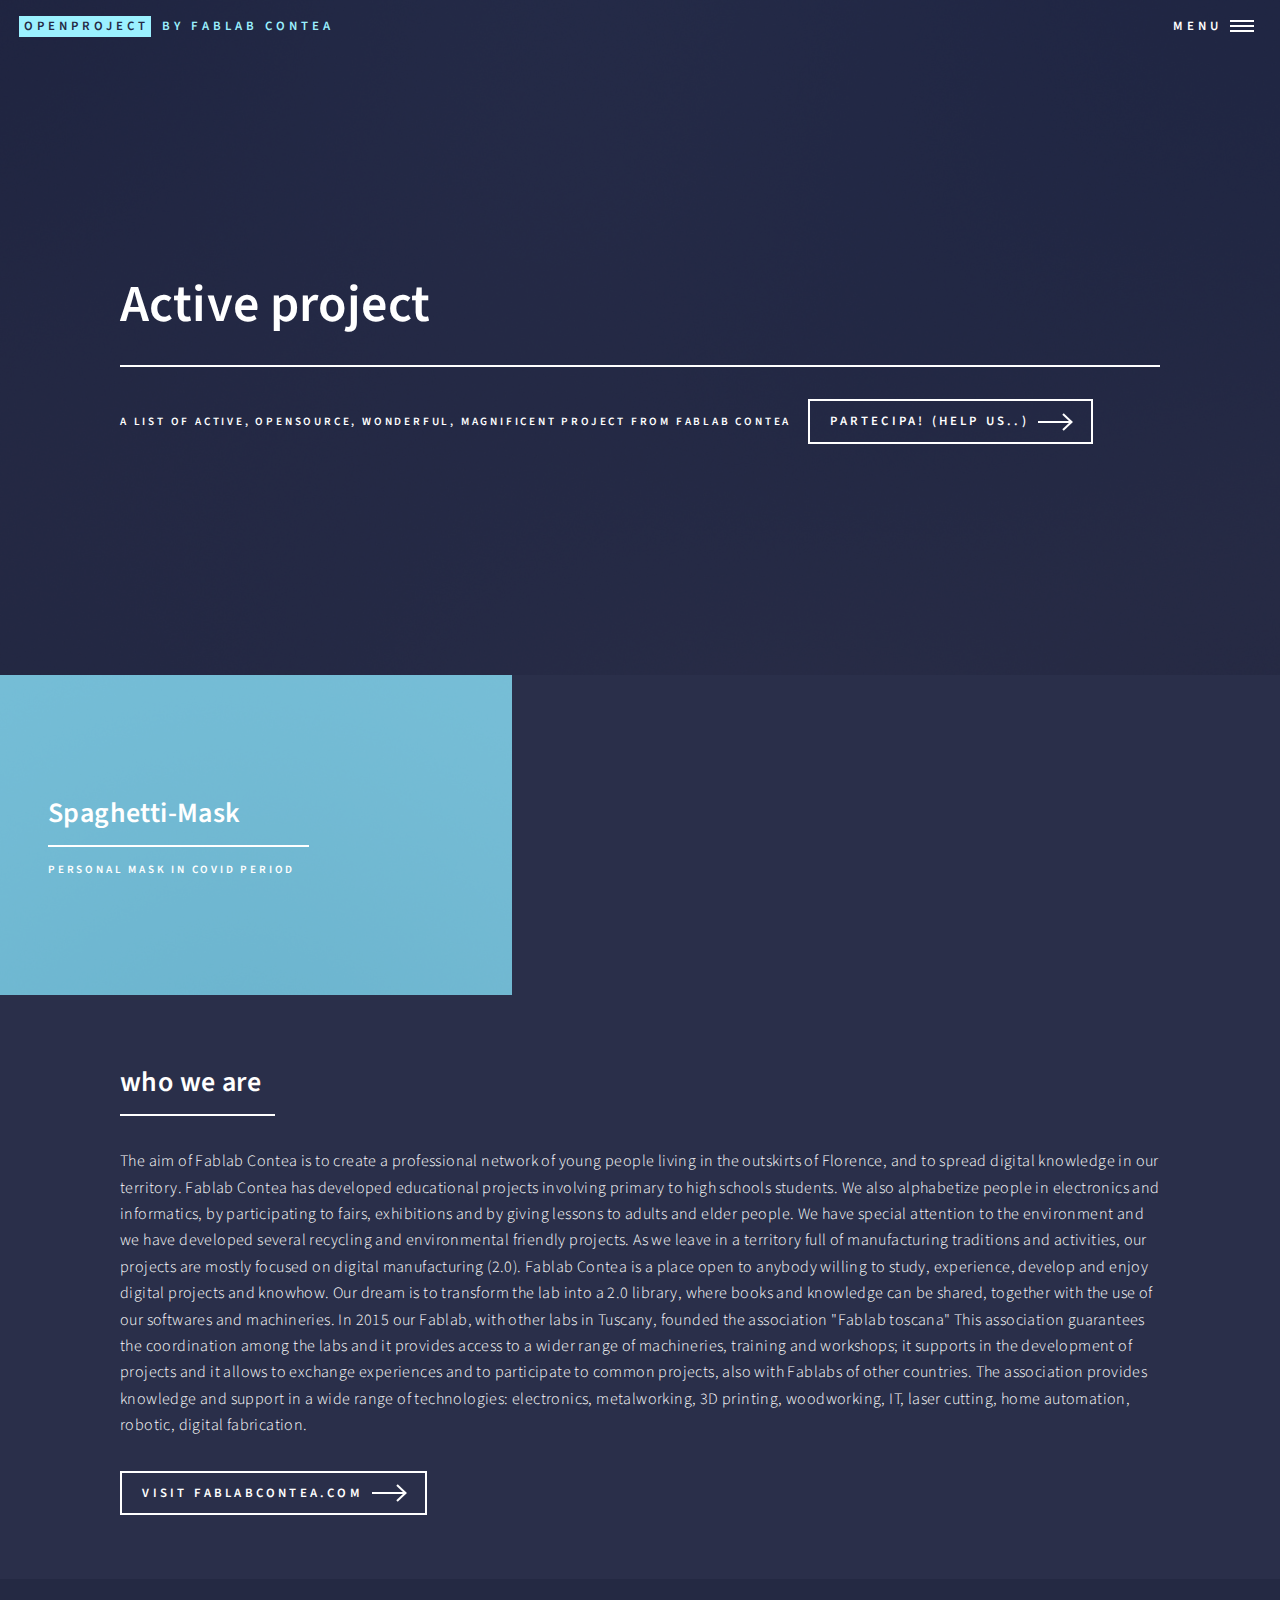
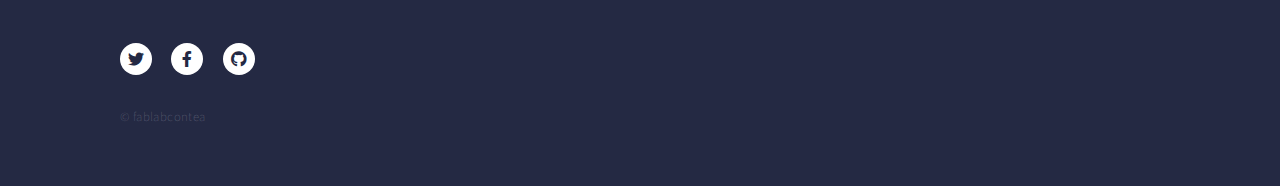
<file: index.html>
<!DOCTYPE HTML>
<!--
	Forty by HTML5 UP
	html5up.net | @ajlkn
	Free for personal and commercial use under the CCA 3.0 license (html5up.net/license)
-->
<html>
	<head>
		
		<title>FabLab Contea project</title>
		<meta charset="utf-8" />
		<meta name="viewport" content="width=device-width, initial-scale=1, user-scalable=no" />
		<link rel="stylesheet" href="assets/css/main.css" />

		<noscript><link rel="stylesheet" href="assets/css/noscript.css" /></noscript>
	</head>
	<body class="is-preload">

		<!-- Wrapper -->
			<div id="wrapper">

				<!-- Header -->
					<header id="header" class="alt">
						<a href="index.html" class="logo"><strong>OpenProject</strong> <span>by Fablab Contea</span></a>
						<nav>
							<a href="#menu">Menu</a>
						</nav>
					</header>

				<!-- Menu -->
					<nav id="menu">
						<ul class="links">
							<li><a href="index.html">Home</a></li>
							<li><a href="spaghetti-mask.html">Spaghetti-Mask</a></li>
							<li><a href="orecchiette-scafandro.html">Orecchiette-scafandro</a></li>
						</ul>
						<ul class="actions stacked">
							<li><a href="#" class="button primary fit">discover the project</a></li>
							<!--<li><a href="#" class="button fit">Log In</a></li>-->
						</ul>
					</nav>

				<!-- Banner -->
					<section id="banner" class="major">
						<div class="inner">
							<header class="major">
								<h1>Active project</h1>
							</header>
							<div class="content">
								<p>A list of active, opensource, wonderful, magnificent project from fablab contea</p>
								<ul class="actions">
									<li><a href="#one" class="button next scrolly">Partecipa! (help us..)</a></li>
								</ul>
							</div>
						</div>
					</section>

				<!-- Main -->
					<div id="main">

						<!-- One -->
							<section id="one" class="tiles">
								<article>
									<span class="image">
										<img src="images/pic01.jpg" alt="" />
									</span>
									<header class="major">
										<h3><a href="spaghetti-mask.html" class="link">Spaghetti-Mask</a></h3>
										<img src="images/spaghetti_mask_W.png" class="image left"><p>Personal Mask in covid period</p>
										<!--<img src="images/spaghetti_mask.png" alt="spaghetti-mask logo" />-->
									</header>
								</article>
								<!--<article>
									<span class="image">
										<img src="images/pic02.jpg" alt="" />
									</span>
									<header class="major">
										<h3><a href="landing.html" class="link">Tempus</a></h3>
										<p>feugiat amet tempus</p>
									</header>
								</article>
								<article>
									<span class="image">
										<img src="images/pic03.jpg" alt="" />
									</span>
									<header class="major">
										<h3><a href="landing.html" class="link">Magna</a></h3>
										<p>Lorem etiam nullam</p>
									</header>
								</article>
								<article>
									<span class="image">
										<img src="images/pic04.jpg" alt="" />
									</span>
									<header class="major">
										<h3><a href="landing.html" class="link">Ipsum</a></h3>
										<p>Nisl sed aliquam</p>
									</header>
								</article>
								<article>
									<span class="image">
										<img src="images/pic05.jpg" alt="" />
									</span>
									<header class="major">
										<h3><a href="landing.html" class="link">Consequat</a></h3>
										<p>Ipsum dolor sit amet</p>
									</header>
								</article>
								<article>
									<span class="image">
										<img src="images/pic06.jpg" alt="" />
									</span>
									<header class="major">
										<h3><a href="landing.html" class="link">Etiam</a></h3>
										<p>Feugiat amet tempus</p>
									</header>
								</article>-->
							</section>

						<!-- Two -->
							<section id="two">
								<div class="inner">
									<header class="major">
										<h2>who we are</h2>
									</header>
									<p>The aim of Fablab Contea is to create a professional network of young people living in the outskirts of Florence, and to spread digital knowledge in our territory. Fablab Contea has developed educational projects involving primary to high schools students. We also alphabetize people in electronics and informatics, by participating to fairs, exhibitions and by giving lessons to adults and elder people. We have special attention to the environment and we have developed several recycling and environmental friendly projects. As we leave in a territory full of manufacturing traditions and activities, our projects are mostly focused on digital manufacturing (2.0).
										Fablab Contea is a place open to anybody willing to study, experience, develop and enjoy digital projects and knowhow. Our dream is to transform the lab into a 2.0 library, where books and knowledge can be shared, together with the use of our softwares and machineries.
										In 2015 our Fablab, with other labs in Tuscany, founded the association "Fablab toscana" This association guarantees the coordination among the labs and it provides access to a wider range of machineries, training and workshops; it supports in the development of projects and it allows to exchange experiences and to participate to common projects, also with Fablabs of other countries. The association provides knowledge and support in a wide range of technologies: electronics, metalworking, 3D printing, woodworking, IT, laser cutting, home automation, robotic, digital fabrication.
									</p>
									<ul class="actions">
										<li><a href="http://fablabcontea.com" class="button next" target="_blank">visit fablabcontea.com</a></li>
									</ul>
								</div>
							</section>

					</div>


				<!-- Footer -->
					<footer id="footer">
						<div class="inner">
							<ul class="icons">
								<li><a href="https://twitter.com/fablabcontea" class="icon brands alt fa-twitter"><span class="label">Twitter</span></a></li>
								<li><a href="https://www.facebook.com/fablabcontea/" class="icon brands alt fa-facebook-f"><span class="label">Facebook</span></a></li>
								<!--<li><a href="#" class="icon brands alt fa-instagram"><span class="label">Instagram</span></a></li>-->
								<li><a href="https://github.com/fablabcontea" class="icon brands alt fa-github"><span class="label">GitHub</span></a></li>
								<!--<li><a href="#" class="icon brands alt fa-linkedin-in"><span class="label">LinkedIn</span></a></li>-->
							</ul>
							<ul class="copyright">
								<li>&copy; fablabcontea</li>
							</ul>
						</div>
					</footer>

			</div>

		<!-- Scripts -->
			<script src="assets/js/jquery.min.js"></script>
			<script src="assets/js/jquery.scrolly.min.js"></script>
			<script src="assets/js/jquery.scrollex.min.js"></script>
			<script src="assets/js/browser.min.js"></script>
			<script src="assets/js/breakpoints.min.js"></script>
			<script src="assets/js/util.js"></script>
			<script src="assets/js/main.js"></script>

	</body>
</html>
</file>
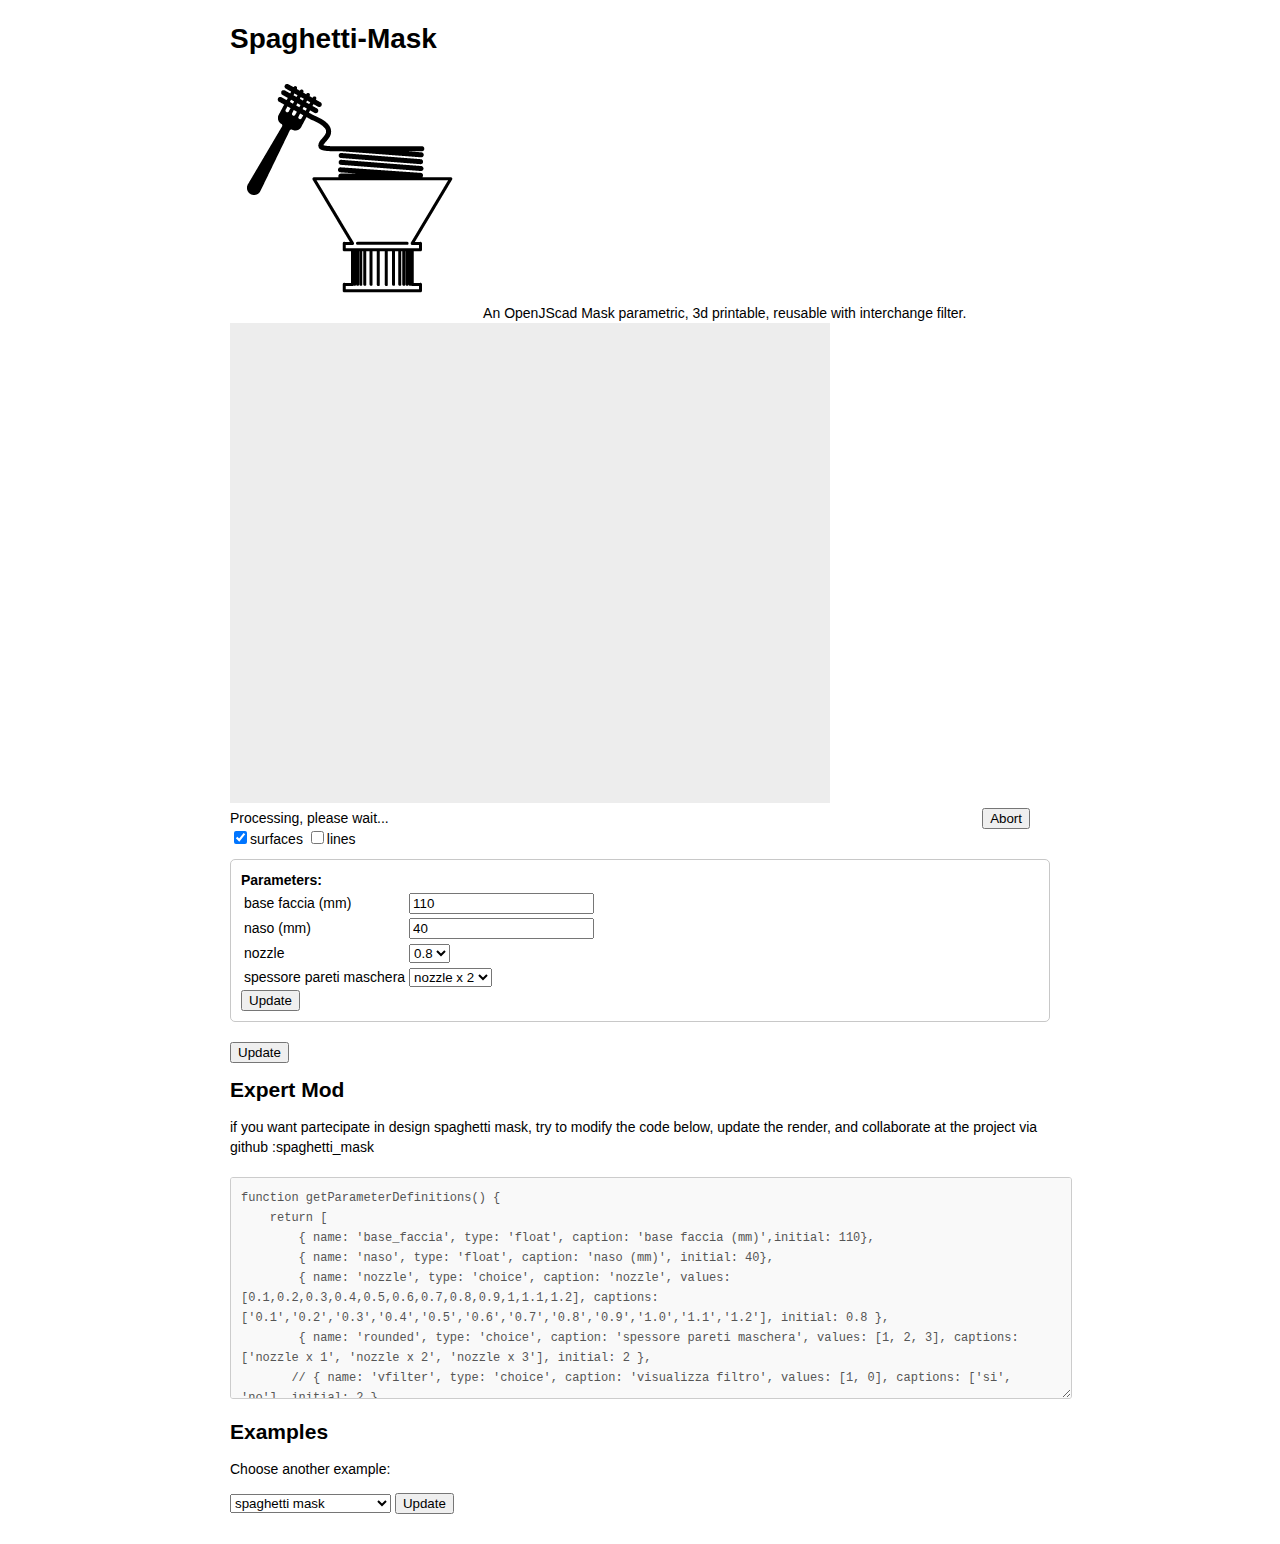
<file: spaghetti_mask/index.html>
<!DOCTYPE html>

<html><head>
  <meta http-equiv="content-type" content="text/html; charset=utf-8">
  <script src="lib/three.min.js"></script>
  <script src="lib/orbitcontrols.js"></script>
  <!-- fallback if no WebGL -->
  <script src="lib/projector.js"></script>
  <script src="lib/canvasrenderer.js"></script>
  <script src="lib/jquery-2.1.3.min.js"></script>
  <script src="src/csg.js"></script>
  <script src="src/threecsg.js"></script>
  <script src="src/openjscad.js"></script>
  <script src="src/formats.js"></script>

  <style>

body {
  font: 14px/20px 'Helvetica Neue Light', HelveticaNeue-Light, 'Helvetica Neue', Helvetica, Arial, sans-serif;
  max-width: 820px;
  margin: 0 auto;
  padding: 10px;
}

pre, code, textarea {
  font: 12px/20px Monaco, monospace;
  border: 1px solid #CCC;
  border-radius: 3px;
  background: #F9F9F9;
  padding: 0 3px;
  color: #555;
}
pre, textarea {
  padding: 10px;
  width: 100%;
}
textarea {
  height: 200px;
}
textarea:focus {
  outline: none;
}

canvas { cursor: move; }

  </style>
<link rel="stylesheet" href="openjscad.css" type="text/css">

<script>

var gProcessor=null;

// Show all exceptions to the user:
OpenJsCad.AlertUserOfUncaughtExceptions();

function onload()
{
  gProcessor = new OpenJsCad.Processor(document.getElementById("viewer"));
  updateSolid();
}

function updateSolid()
{
  gProcessor.setJsCad(document.getElementById('code').value);
}
function getExample(name) {
  var el = document.getElementById('code');
  $.get('examples/' + name, function(data) {
    el.value = data;
    updateSolid();
  });
}
</script>
<title>Spaghetti Mask</title>  
</head>
<body onload="onload()">
  <h1>Spaghetti-Mask</h1>
  <img src="spaghetti_mask.png"></img>
An OpenJScad Mask parametric, 3d printable, reusable with interchange filter.
<div id="viewer"></div>
  <br>
<input type="submit" value="Update" onclick="updateSolid(); return false;">
<h2>Expert Mod</h2>
if you want partecipate in design spaghetti mask, try to modify the code below, update the render, and collaborate at the project via github :<href ="https://github.com/fablabcontea/fablabcontea.github.io">spaghetti_mask</href>
<br><br> 
<textarea id="code">
function getParameterDefinitions() {
    return [
        { name: 'base_faccia', type: 'float', caption: 'base faccia (mm)',initial: 110},
        { name: 'naso', type: 'float', caption: 'naso (mm)', initial: 40},
        { name: 'nozzle', type: 'choice', caption: 'nozzle', values: [0.1,0.2,0.3,0.4,0.5,0.6,0.7,0.8,0.9,1,1.1,1.2], captions: ['0.1','0.2','0.3','0.4','0.5','0.6','0.7','0.8','0.9','1.0','1.1','1.2'], initial: 0.8 },
        { name: 'rounded', type: 'choice', caption: 'spessore pareti maschera', values: [1, 2, 3], captions: ['nozzle x 1', 'nozzle x 2', 'nozzle x 3'], initial: 2 },
       // { name: 'vfilter', type: 'choice', caption: 'visualizza filtro', values: [1, 0], captions: ['si', 'no'], initial: 2 },
    ];
}




function main(params){
    
    if(params.base_faccia <= 62) throw new Error("il valore deve essere maggiore di 62 mm!");
    if(params.base_faccia >= 140) throw new Error("il valore deve essere minore di 140 mm!");

    if(params.naso <= 0) throw new Error("il valore deve essere maggiore di 0 mm!");
    if(params.naso >= 70) throw new Error("il valore deve essere minore di 70 mm!");
    
    
    var base_faccia = params.base_faccia*1.07;
    var nasone = params.naso*1.25;
    var Dz = (params.naso+(15)); //sostituire nasone con DZ
    var filtro_standard = 110;
    var Dx = (filtro_standard/3.6);
    var Dy = (base_faccia/2);
    var Ex = params.nozzle*params.rounded;
    var Sp = 5;
    var kerf = 0.3; 
   // var filter;
    //var mask;
    //var visualizza = new CSG();



var mask = CSG.cylinder({start: [0,0,0], end: [0,0,nasone],radiusStart: Dx+(Ex/2), radiusEnd: Dy, resolution: 100}).setColor(0,0.502,0)
            .translate([3,0,0])
                .translate([-3,0,0])
                    .union([CSG.cylinder({start: [0,0,0], end: [0,0,Sp],radiusStart: Dx, radiusEnd: Dx+(Ex/2), resolution: 100})
                    .translate([3,0,-Sp])
                    .translate([-3,0,0]),CSG
                    .cube({center: [0,0,0],radius: [Dx/0.76,11.5,Sp/2], resolution: 16}).setColor(0,0.505,0)
                    .rotateX(0).rotateY(0).rotateZ(-60)
                    .translate([3,0,-2.5])
                    .translate([-3,0,0]),CSG
                    .cube({center: [0,0,0],radius: [Dx/0.76,11.5,Sp/2], resolution: 16}).setColor(0,0.505,0)
                    .rotateX(0).rotateY(0).rotateZ(60)
                    .translate([3,0,-Sp/2])
                    .translate([-3,0,0])])
                    .subtract([CSG.cylinder({start: [0,0,0], end: [0,0,nasone*1.01],radiusStart: Dx-(Ex/2), radiusEnd: Dy-Ex, resolution: 100})
                    .translate([3,0,0])
                    .translate([-3,0,0])
                    .union([
                        CSG.cylinder({start: [0,0,0], end: [0,0,15],radiusStart: 25, radiusEnd: 22, resolution: 100})
                    .translate([3,0,-5])
                    .translate([-3,0,0])]),
//fori per tiro maschera
CSG.cube({center: [0,0,0],radius: [2.5,7.5,5.025], resolution: 16}).setColor(0,0.502,0).rotateX(0).rotateY(0).rotateZ(60)
.translate([17,20.5+9,-5]),
CSG.cube({center: [0,0,0],radius: [2.5,7.5,5.025], resolution: 16}).setColor(0,0.502,0).rotateX(0).rotateY(0).rotateZ(60)
.translate([17,20.5+9,-5])
.mirrored(CSG.Plane.fromNormalAndPoint([1,0,0], [0,0,0])),
CSG.cube({center: [0,0,0],radius: [2.5,7.5,5.025], resolution: 16}).setColor(0,0.502,0).rotateX(0).rotateY(0).rotateZ(60)
.translate([17,20.5+9,-5])
.mirrored(CSG.Plane.fromNormalAndPoint([0,1,0], [0,0,0])),
CSG.cube({center: [0,0,0],radius: [2.5,7.5,5.025], resolution: 16}).setColor(0,0.502,0).rotateX(0).rotateY(0).rotateZ(60)
.translate([17,(20.5+9),-5])
.mirrored(CSG.Plane.fromNormalAndPoint([0,1,0], [0,0,0]))
.mirrored(CSG.Plane.fromNormalAndPoint([1,0,0], [0,0,0]))]);


//filtro standard

var filter = CSG.cylinder({start: [0,0,0], end: [0,0,40],radiusStart: 25.462962962962962, radiusEnd: 30.555555555555554, resolution: 100})
.translate([0,0,-40])
.translate([0,0,2])
.union([CSG.cylinder({start: [0,0,0], end: [0,0,34],radiusStart: 16.975308641975307, radiusEnd: 36.28333333333334, resolution: 100})

.translate([0,0,-30])
.translate([0,0,2]),


//CSG.cube({center: [0,0,0],radius: [5,10,20], resolution: 16}).setColor(0,0.402,0)
//.rotateX(0).rotateY(10).rotateZ(0)
//.translate([15,0,-35]),

//X superiore filtro
CSG.cube({center: [0,0,0],radius: [30,11.5,2.5], resolution: 16}).setColor(0,0.502,0).rotateX(0).rotateY(0).rotateZ(-60).translate([0,0,-37.5])
.translate([0,0,2]),

CSG.cube({center: [0,0,0],radius: [30,11.5,2.5], resolution: 16}).setColor(0,0.502,0).rotateX(0).rotateY(0).rotateZ(60).translate([0,0,-37.5])

.translate([0,0,2])])

//oring interno filtro
.subtract([CSG.cylinder({start: [0,0,0], end: [0,0,5],radiusStart: 29, radiusEnd: 27, resolution: 100}).setColor(0,0.505,0).subtract([CSG.cylinder({start: [0,0,0], end: [0,0,5],radiusStart: 22, radiusEnd: 24, resolution: 100})])
.translate([0,0,-4]),

//.subtract([CSGcylinder({start:[0,0,0], end:[0,0,16],radiusStart: 20, radiusEnd: 20, resolution: 100})]),

//.subtract([CSG.cube({center: [0,0,0],radius: [18.77777777777778,24.77777777777778,1], resolution: 16})
//.subtract([CSG.cube({center: [0,0,0],radius: [17.27777777777778,23.27777777777778,1], resolution: 16})]),

//foro filtro 
CSG.cylinder({start: [0,0,0], end: [0,0,28],radiusStart: 19, radiusEnd: 19, resolution: 100}).translate([0,0,-34]),
CSG.cylinder({start: [0,0,0], end: [0,0,8],radiusStart: 19, radiusEnd: 17, resolution: 100}).translate([0,0,-6]),
//CSG.cube({center: [0,0,0],radius: [15.277777777777777,20.27777777777778,25], resolution: 16}).translate([0,0,-7]),

CSG.cylinder({start: [0,0,0], end: [0,0,5.3],radiusStart: 30.855555555555554, radiusEnd: 30.855555555555554, resolution: 100}).translate([0,0,1]),
//incastro filtro con maschera
CSG.cube({center: [0,0,0],radius: [39.87222222222222,13,2.65], resolution: 16}).rotateX(0).rotateY(0).rotateZ(90).translate([0,0,3.65]),

CSG.cube({center: [0,0,0],radius: [39.87222222222222,13,2.65], resolution: 16}).rotateX(0).rotateY(0).rotateZ(-60).translate([0,0,3.65]),

CSG.cube({center: [0,0,0],radius: [39.87222222222222,13,2.65], resolution: 16}).rotateX(0).rotateY(0).rotateZ(60).translate([0,0,3.65]),

//spazio ulteriore per elastici parte vicino maschera
CSG.cube({center: [0,0,0],radius: [3.5,13,5.025], resolution: 16}).setColor(0,0.502,0).rotateX(0).rotateY(0).rotateZ(60)
.translate([17,20.5+9,-2]),

CSG.cube({center: [0,0,0],radius: [3.5,13,5.025], resolution: 16}).setColor(0,0.502,0).rotateX(0).rotateY(0).rotateZ(60)
.translate([17,20.5+9,2])
.mirrored(CSG.Plane.fromNormalAndPoint([1,0,0], [0,0,0])),

CSG.cube({center: [0,0,0],radius: [3.5,13,5.025], resolution: 16}).setColor(0,0.502,0).rotateX(0).rotateY(0).rotateZ(60)
.translate([17,20.5+9,2])
.mirrored(CSG.Plane.fromNormalAndPoint([0,1,0], [0,0,0])),

CSG.cube({center: [0,0,0],radius: [3.5,13,5.025], resolution: 16}).setColor(0,0.502,0).rotateX(0).rotateY(0).rotateZ(60)
.translate([17,20.5+9,2])
.mirrored(CSG.Plane.fromNormalAndPoint([0,1,0], [0,0,0]))
.mirrored(CSG.Plane.fromNormalAndPoint([1,0,0], [0,0,0])),

//fori esterni per elastici parte lontano maschera
CSG.cube({center: [0,0,0],radius: [1.5,7.5,5.025], resolution: 16}).setColor(0,0.402,0)
.rotateX(0).rotateY(38).rotateZ(60)
.translate([12.5,22,-35]),

CSG.cube({center: [0,0,0],radius: [1.5,7.5,5.025], resolution: 16}).setColor(0,0.502,0)
.rotateX(0).rotateY(38).rotateZ(60)
.translate([12.5,22,-35])
.mirrored(CSG.Plane.fromNormalAndPoint([1,0,0], [0,0,0])),

CSG.cube({center: [0,0,0],radius: [1.5,7.5,5.025], resolution: 16}).setColor(0,0.502,0)
.rotateX(0).rotateY(38).rotateZ(60)
.translate([12.5,22,-35])
.mirrored(CSG.Plane.fromNormalAndPoint([0,1,0], [0,0,0])),

CSG.cube({center: [0,0,0],radius: [1.5,7.5,25.025], resolution: 16}).setColor(0,0.502,0).rotateX(0)
.rotateY(38).rotateZ(60)
.translate([12.5,22,-35])
.mirrored(CSG.Plane.fromNormalAndPoint([0,1,0], [0,0,0]))
.mirrored(CSG.Plane.fromNormalAndPoint([1,0,0], [0,0,0])),
// alleggerimento


CSG.cube({center: [0,0,0],radius: [0.75,42,12.5], resolution: 16})

.transform(CSG.Matrix4x4.rotation([0,0,0], [0,0,1], 0))
.translate([0,0,-19])
.union([CSG.cube({center: [0,0,0],radius: [0.75,42,12.5], resolution: 16})
.transform(CSG.Matrix4x4.rotation([0,0,0], [0,0,1], 9))
.translate([0,0,-19])])
.union([CSG.cube({center: [0,0,0],radius: [0.75,42,12.5], resolution: 16})
.transform(CSG.Matrix4x4.rotation([0,0,0], [0,0,1], 18))
.translate([0,0,-19])])
.union([CSG.cube({center: [0,0,0],radius: [0.75,42,12.5], resolution: 16})
.transform(CSG.Matrix4x4.rotation([0,0,0], [0,0,1], 27))
.translate([0,0,-19])])
.union([CSG.cube({center: [0,0,0],radius: [0.75,42,12.5], resolution: 16})
.transform(CSG.Matrix4x4.rotation([0,0,0], [0,0,1], 36))
.translate([0,0,-19])])
.union([CSG.cube({center: [0,0,0],radius: [0.75,42,12.5], resolution: 16})
.transform(CSG.Matrix4x4.rotation([0,0,0], [0,0,1], 45))
.translate([0,0,-19])])
.union([CSG.cube({center: [0,0,0],radius: [0.75,42,12.5], resolution: 16})
.transform(CSG.Matrix4x4.rotation([0,0,0], [0,0,1], 54))
.translate([0,0,-19])])
.union([CSG.cube({center: [0,0,0],radius: [0.75,42,12.5], resolution: 16})
.transform(CSG.Matrix4x4.rotation([0,0,0], [0,0,1], 63))
.translate([0,0,-19])])
.union([CSG.cube({center: [0,0,0],radius: [0.75,42,12.5], resolution: 16})
.transform(CSG.Matrix4x4.rotation([0,0,0], [0,0,1], 72))
.translate([0,0,-19])])
.union([CSG.cube({center: [0,0,0],radius: [0.75,42,12.5], resolution: 16})
.transform(CSG.Matrix4x4.rotation([0,0,0], [0,0,1], 81))
.translate([0,0,-19])])
.union([CSG.cube({center: [0,0,0],radius: [0.75,42,12.5], resolution: 16})
.transform(CSG.Matrix4x4.rotation([0,0,0], [0,0,1], 90))
.translate([0,0,-19])])
.union([CSG.cube({center: [0,0,0],radius: [0.75,42,12.5], resolution: 16})
.transform(CSG.Matrix4x4.rotation([0,0,0], [0,0,1], 99))
.translate([0,0,-19])])
.union([CSG.cube({center: [0,0,0],radius: [0.75,42,12.5], resolution: 16})
.transform(CSG.Matrix4x4.rotation([0,0,0], [0,0,1], 108))
.translate([0,0,-19])])
.union([CSG.cube({center: [0,0,0],radius: [0.75,42,12.5], resolution: 16})
.transform(CSG.Matrix4x4.rotation([0,0,0], [0,0,1], 117))
.translate([0,0,-19])])
.union([CSG.cube({center: [0,0,0],radius: [0.75,42,12.5], resolution: 16})
.transform(CSG.Matrix4x4.rotation([0,0,0], [0,0,1], 126))
.translate([0,0,-19])])
.union([CSG.cube({center: [0,0,0],radius: [0.75,42,12.5], resolution: 16})
.transform(CSG.Matrix4x4.rotation([0,0,0], [0,0,1], 135))
.translate([0,0,-19])])
.union([CSG.cube({center: [0,0,0],radius: [0.75,42,12.5], resolution: 16})
.transform(CSG.Matrix4x4.rotation([0,0,0], [0,0,1], 144))
.translate([0,0,-19])])
.union([CSG.cube({center: [0,0,0],radius: [0.75,42,12.5], resolution: 16})
.transform(CSG.Matrix4x4.rotation([0,0,0], [0,0,1], 153))
.translate([0,0,-19])])
.union([CSG.cube({center: [0,0,0],radius: [0.75,42,12.5], resolution: 16})
.transform(CSG.Matrix4x4.rotation([0,0,0], [0,0,1], 162))
.translate([0,0,-19])])
.union([CSG.cube({center: [0,0,0],radius: [0.75,42,12.5], resolution: 16})
.transform(CSG.Matrix4x4.rotation([0,0,0], [0,0,1], 171))
.translate([0,0,-19])])
.union([CSG.cube({center: [0,0,0],radius: [0.75,42,12.5], resolution: 16})
.transform(CSG.Matrix4x4.rotation([0,0,0], [0,0,1], 180))
.translate([0,0,-19])])]).translate([0,0,-6.4]);



return [mask, filter];
    
}


</textarea>
<h2>Examples</h2>
<div id="examples">
  <p>Choose another example:</p>
  <select id="example_files">
    <option value="mask.jscad">spaghetti mask</option>
    <option value="filter_standard.jscad">spaghetti standard filter</option>
  </select>
  <input id="render_example" type="submit" value="Update" onclick="getExample(document.getElementById('example_files').value); return false;">
</div>
<br>
</file>
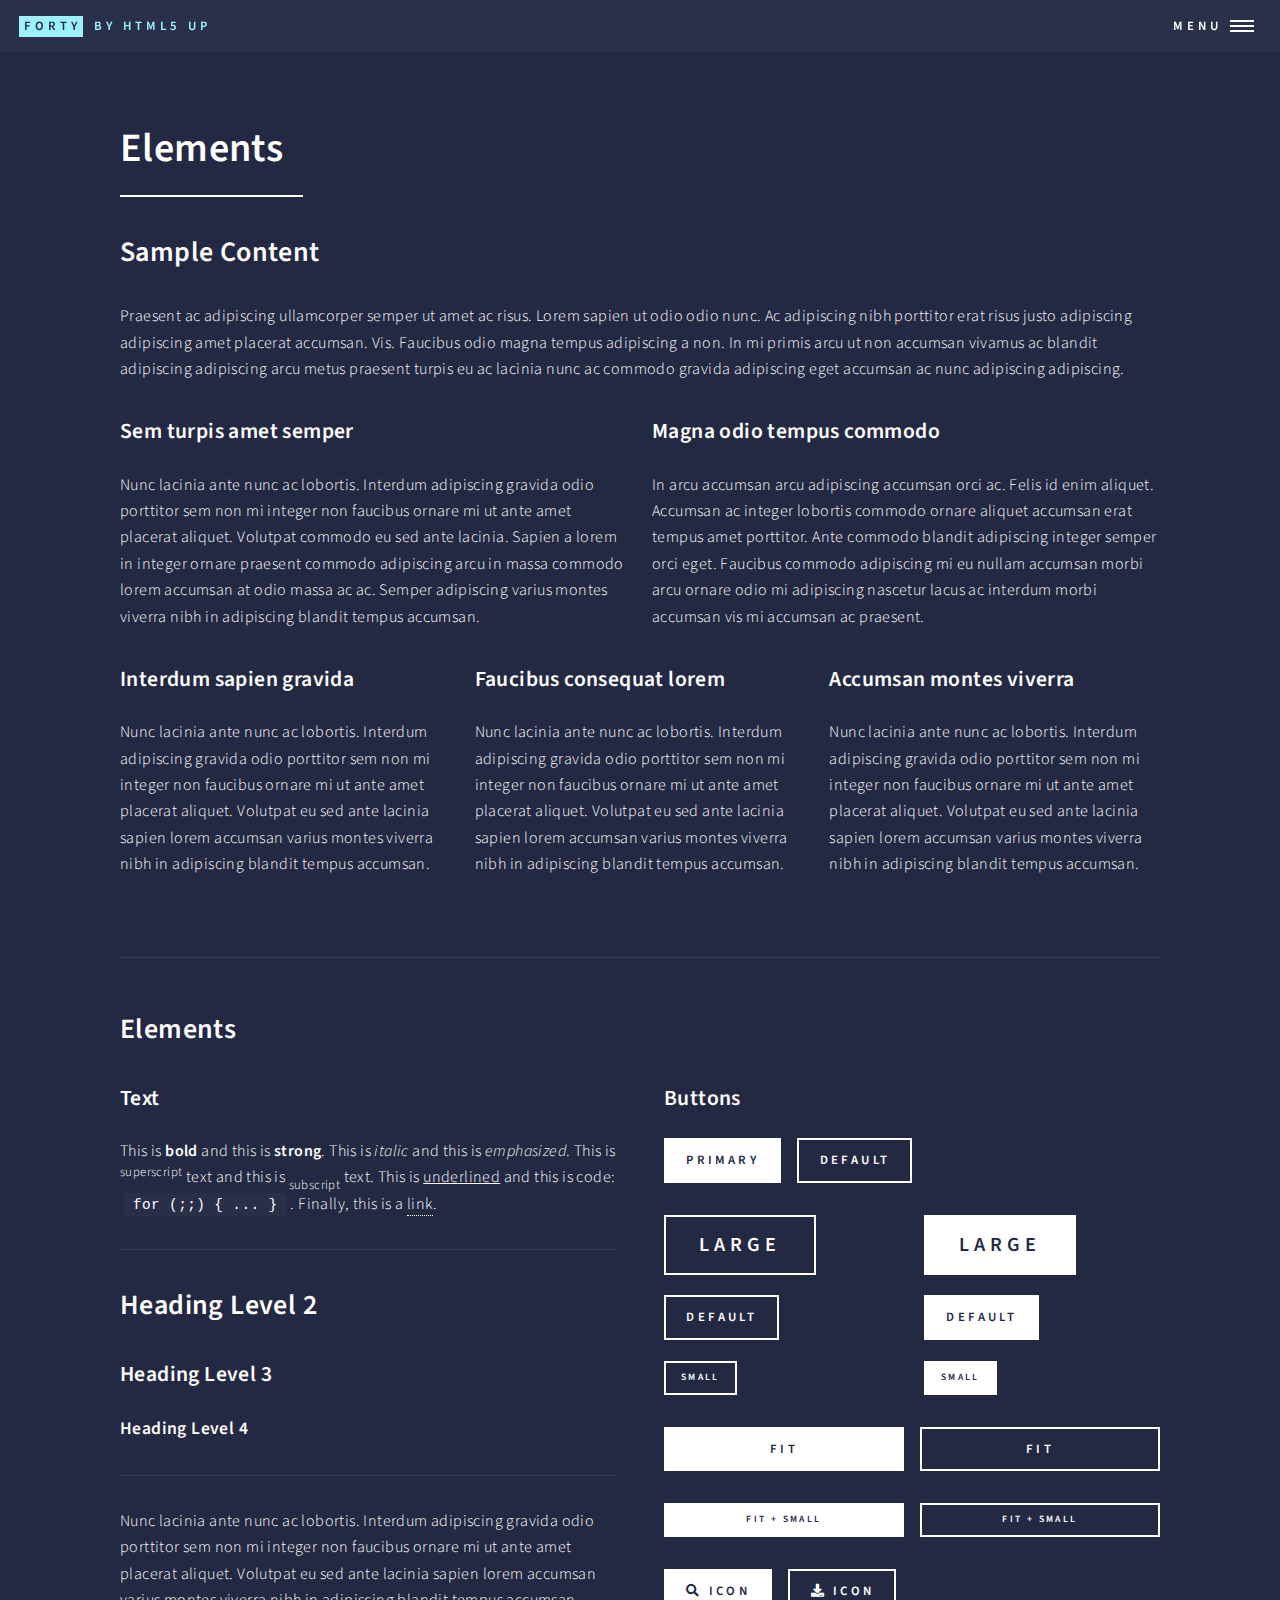
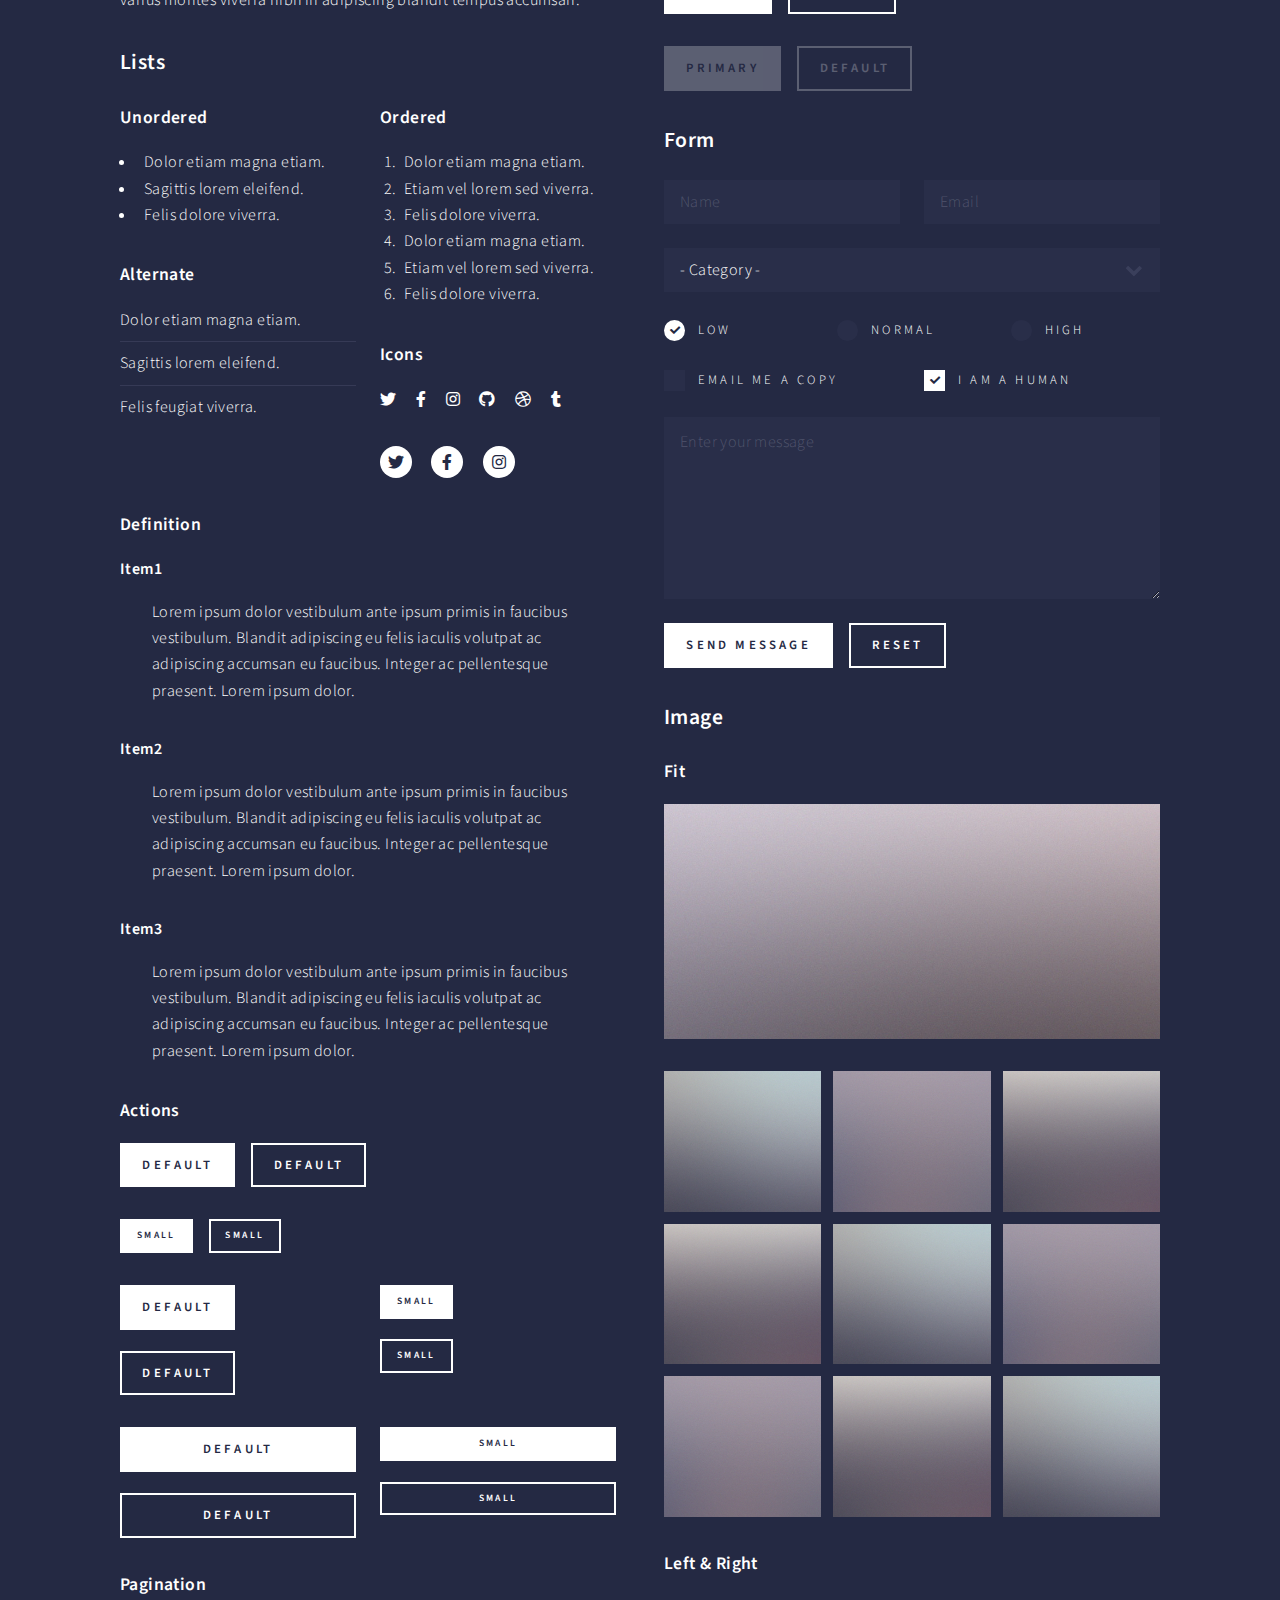
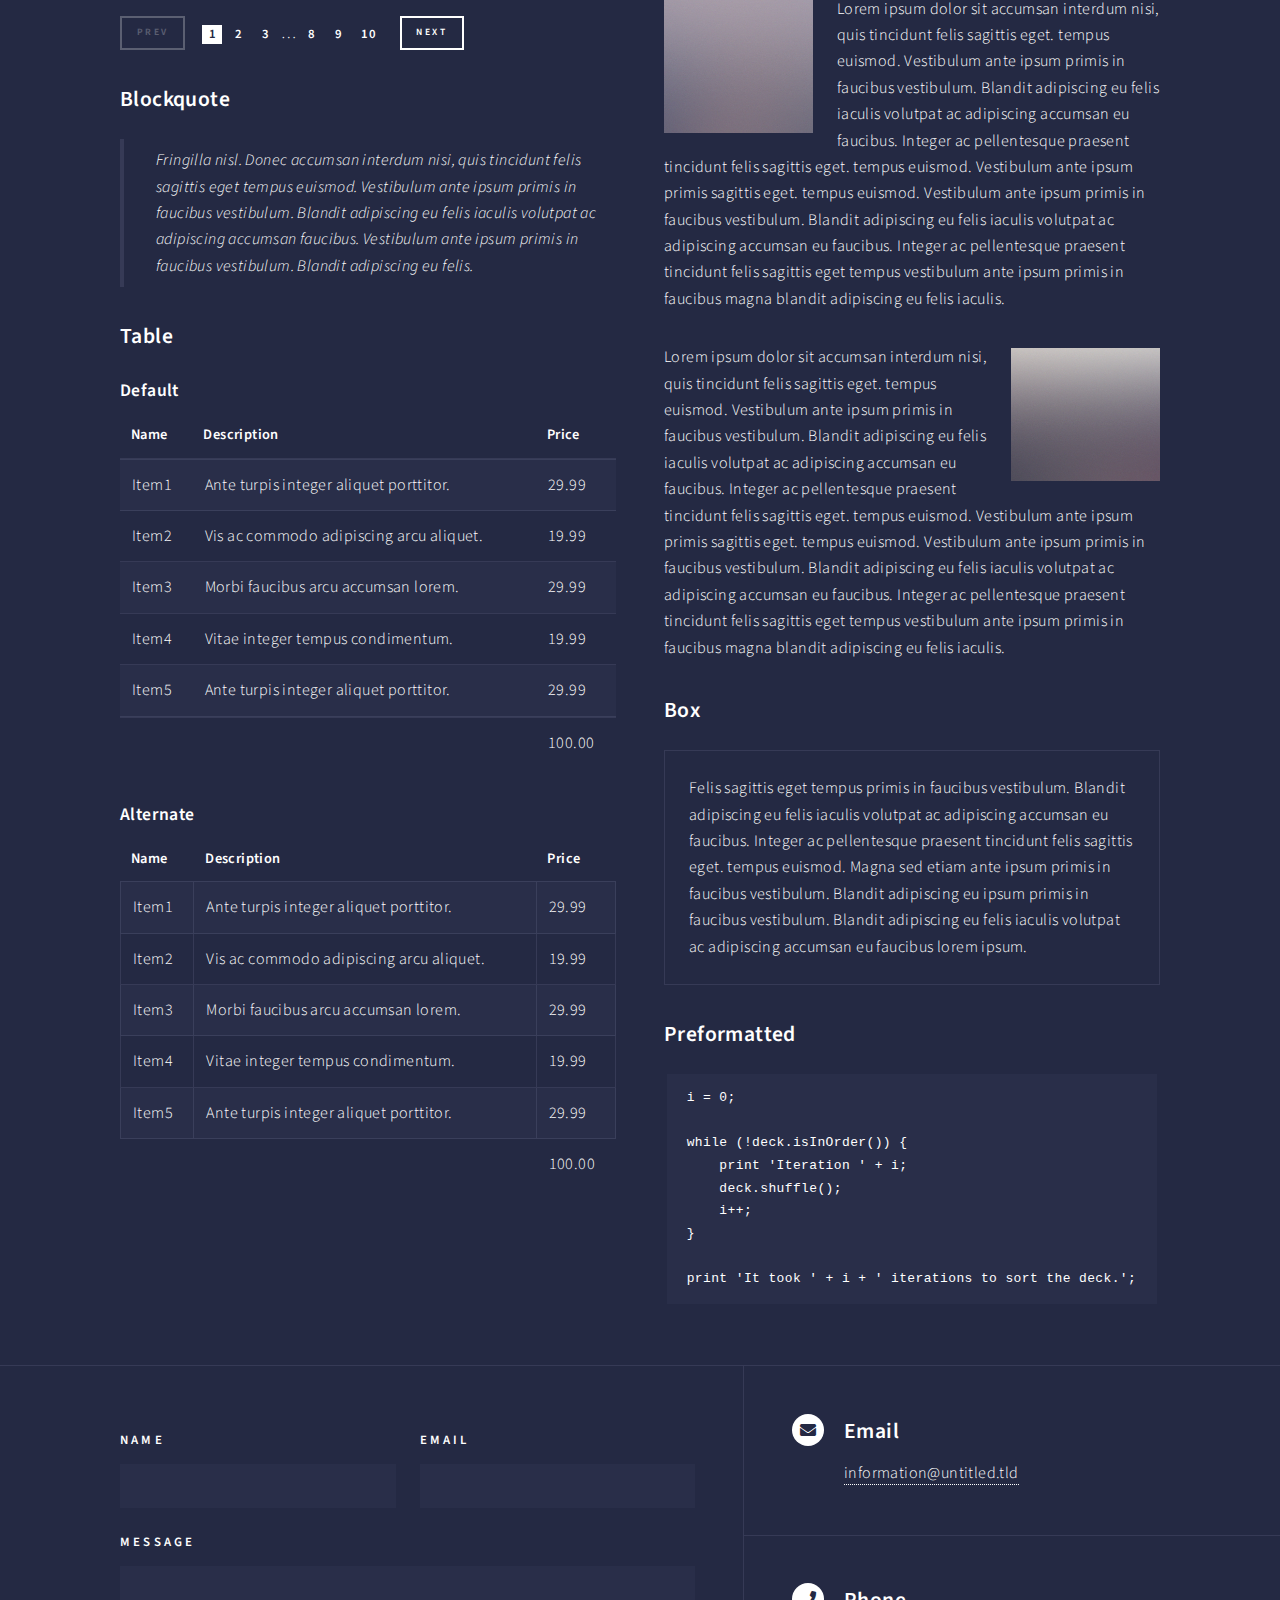
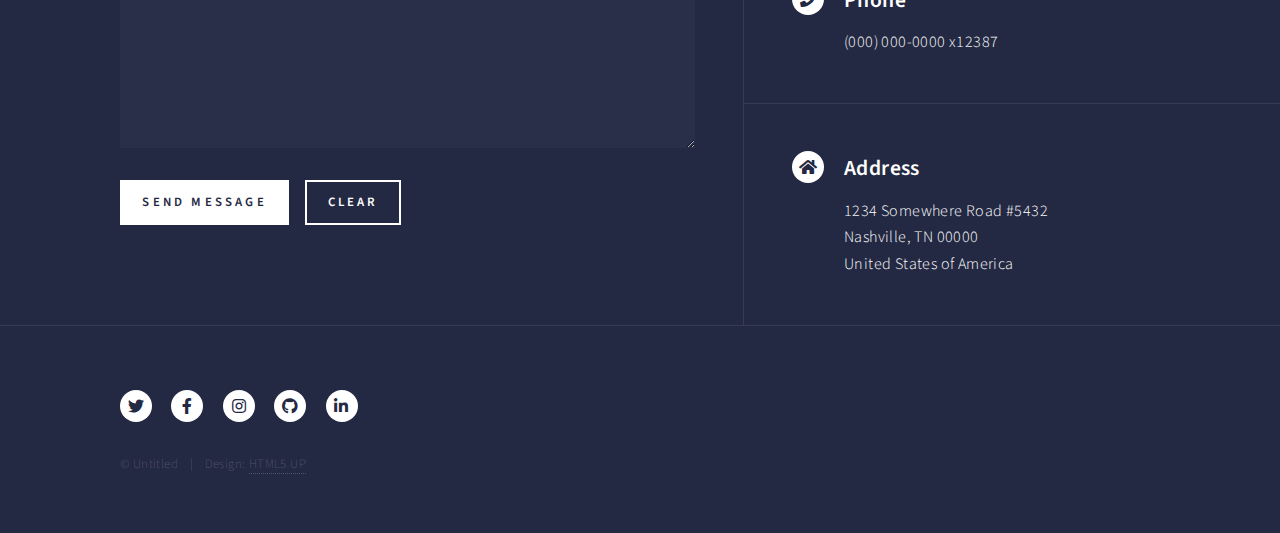
<file: elements.html>
<!DOCTYPE HTML>
<!--
	Forty by HTML5 UP
	html5up.net | @ajlkn
	Free for personal and commercial use under the CCA 3.0 license (html5up.net/license)
-->
<html>
	<head>
		<title>Elements - Forty by HTML5 UP</title>
		<meta charset="utf-8" />
		<meta name="viewport" content="width=device-width, initial-scale=1, user-scalable=no" />
		<link rel="stylesheet" href="assets/css/main.css" />
		<noscript><link rel="stylesheet" href="assets/css/noscript.css" /></noscript>
	</head>
	<body class="is-preload">

		<!-- Wrapper -->
			<div id="wrapper">

				<!-- Header -->
					<header id="header">
						<a href="index.html" class="logo"><strong>Forty</strong> <span>by HTML5 UP</span></a>
						<nav>
							<a href="#menu">Menu</a>
						</nav>
					</header>

				<!-- Menu -->
					<nav id="menu">
						<ul class="links">
							<li><a href="index.html">Home</a></li>
							<li><a href="landing.html">Landing</a></li>
							<li><a href="generic.html">Generic</a></li>
							<li><a href="elements.html">Elements</a></li>
						</ul>
						<ul class="actions stacked">
							<li><a href="#" class="button primary fit">Get Started</a></li>
							<li><a href="#" class="button fit">Log In</a></li>
						</ul>
					</nav>

				<!-- Main -->
					<div id="main" class="alt">

						<!-- One -->
							<section id="one">
								<div class="inner">
									<header class="major">
										<h1>Elements</h1>
									</header>

									<!-- Content -->
										<h2 id="content">Sample Content</h2>
										<p>Praesent ac adipiscing ullamcorper semper ut amet ac risus. Lorem sapien ut odio odio nunc. Ac adipiscing nibh porttitor erat risus justo adipiscing adipiscing amet placerat accumsan. Vis. Faucibus odio magna tempus adipiscing a non. In mi primis arcu ut non accumsan vivamus ac blandit adipiscing adipiscing arcu metus praesent turpis eu ac lacinia nunc ac commodo gravida adipiscing eget accumsan ac nunc adipiscing adipiscing.</p>
										<div class="row">
											<div class="col-6 col-12-small">
												<h3>Sem turpis amet semper</h3>
												<p>Nunc lacinia ante nunc ac lobortis. Interdum adipiscing gravida odio porttitor sem non mi integer non faucibus ornare mi ut ante amet placerat aliquet. Volutpat commodo eu sed ante lacinia. Sapien a lorem in integer ornare praesent commodo adipiscing arcu in massa commodo lorem accumsan at odio massa ac ac. Semper adipiscing varius montes viverra nibh in adipiscing blandit tempus accumsan.</p>
											</div>
											<div class="col-6 col-12-small">
												<h3>Magna odio tempus commodo</h3>
												<p>In arcu accumsan arcu adipiscing accumsan orci ac. Felis id enim aliquet. Accumsan ac integer lobortis commodo ornare aliquet accumsan erat tempus amet porttitor. Ante commodo blandit adipiscing integer semper orci eget. Faucibus commodo adipiscing mi eu nullam accumsan morbi arcu ornare odio mi adipiscing nascetur lacus ac interdum morbi accumsan vis mi accumsan ac praesent.</p>
											</div>
											<!-- Break -->
											<div class="col-4 col-12-medium">
												<h3>Interdum sapien gravida</h3>
												<p>Nunc lacinia ante nunc ac lobortis. Interdum adipiscing gravida odio porttitor sem non mi integer non faucibus ornare mi ut ante amet placerat aliquet. Volutpat eu sed ante lacinia sapien lorem accumsan varius montes viverra nibh in adipiscing blandit tempus accumsan.</p>
											</div>
											<div class="col-4 col-12-medium">
												<h3>Faucibus consequat lorem</h3>
												<p>Nunc lacinia ante nunc ac lobortis. Interdum adipiscing gravida odio porttitor sem non mi integer non faucibus ornare mi ut ante amet placerat aliquet. Volutpat eu sed ante lacinia sapien lorem accumsan varius montes viverra nibh in adipiscing blandit tempus accumsan.</p>
											</div>
											<div class="col-4 col-12-medium">
												<h3>Accumsan montes viverra</h3>
												<p>Nunc lacinia ante nunc ac lobortis. Interdum adipiscing gravida odio porttitor sem non mi integer non faucibus ornare mi ut ante amet placerat aliquet. Volutpat eu sed ante lacinia sapien lorem accumsan varius montes viverra nibh in adipiscing blandit tempus accumsan.</p>
											</div>
										</div>

									<hr class="major" />

									<!-- Elements -->
										<h2 id="elements">Elements</h2>
										<div class="row gtr-200">
											<div class="col-6 col-12-medium">

												<!-- Text stuff -->
													<h3>Text</h3>
													<p>This is <b>bold</b> and this is <strong>strong</strong>. This is <i>italic</i> and this is <em>emphasized</em>.
													This is <sup>superscript</sup> text and this is <sub>subscript</sub> text.
													This is <u>underlined</u> and this is code: <code>for (;;) { ... }</code>.
													Finally, this is a <a href="#">link</a>.</p>
													<hr />
													<h2>Heading Level 2</h2>
													<h3>Heading Level 3</h3>
													<h4>Heading Level 4</h4>
													<hr />
													<p>Nunc lacinia ante nunc ac lobortis. Interdum adipiscing gravida odio porttitor sem non mi integer non faucibus ornare mi ut ante amet placerat aliquet. Volutpat eu sed ante lacinia sapien lorem accumsan varius montes viverra nibh in adipiscing blandit tempus accumsan.</p>

												<!-- Lists -->
													<h3>Lists</h3>
													<div class="row">
														<div class="col-6 col-12-small">

															<h4>Unordered</h4>
															<ul>
																<li>Dolor etiam magna etiam.</li>
																<li>Sagittis lorem eleifend.</li>
																<li>Felis dolore viverra.</li>
															</ul>

															<h4>Alternate</h4>
															<ul class="alt">
																<li>Dolor etiam magna etiam.</li>
																<li>Sagittis lorem eleifend.</li>
																<li>Felis feugiat viverra.</li>
															</ul>

														</div>
														<div class="col-6 col-12-small">

															<h4>Ordered</h4>
															<ol>
																<li>Dolor etiam magna etiam.</li>
																<li>Etiam vel lorem sed viverra.</li>
																<li>Felis dolore viverra.</li>
																<li>Dolor etiam magna etiam.</li>
																<li>Etiam vel lorem sed viverra.</li>
																<li>Felis dolore viverra.</li>
															</ol>

															<h4>Icons</h4>
															<ul class="icons">
																<li><a href="#" class="icon brands fa-twitter"><span class="label">Twitter</span></a></li>
																<li><a href="#" class="icon brands fa-facebook-f"><span class="label">Facebook</span></a></li>
																<li><a href="#" class="icon brands fa-instagram"><span class="label">Instagram</span></a></li>
																<li><a href="#" class="icon brands fa-github"><span class="label">Github</span></a></li>
																<li><a href="#" class="icon brands fa-dribbble"><span class="label">Dribbble</span></a></li>
																<li><a href="#" class="icon brands fa-tumblr"><span class="label">Tumblr</span></a></li>
															</ul>
															<ul class="icons">
																<li><a href="#" class="icon brands alt fa-twitter"><span class="label">Twitter</span></a></li>
																<li><a href="#" class="icon brands alt fa-facebook-f"><span class="label">Facebook</span></a></li>
																<li><a href="#" class="icon brands alt fa-instagram"><span class="label">Instagram</span></a></li>
															</ul>

														</div>
													</div>
													<h4>Definition</h4>
													<dl>
														<dt>Item1</dt>
														<dd>
															<p>Lorem ipsum dolor vestibulum ante ipsum primis in faucibus vestibulum. Blandit adipiscing eu felis iaculis volutpat ac adipiscing accumsan eu faucibus. Integer ac pellentesque praesent. Lorem ipsum dolor.</p>
														</dd>
														<dt>Item2</dt>
														<dd>
															<p>Lorem ipsum dolor vestibulum ante ipsum primis in faucibus vestibulum. Blandit adipiscing eu felis iaculis volutpat ac adipiscing accumsan eu faucibus. Integer ac pellentesque praesent. Lorem ipsum dolor.</p>
														</dd>
														<dt>Item3</dt>
														<dd>
															<p>Lorem ipsum dolor vestibulum ante ipsum primis in faucibus vestibulum. Blandit adipiscing eu felis iaculis volutpat ac adipiscing accumsan eu faucibus. Integer ac pellentesque praesent. Lorem ipsum dolor.</p>
														</dd>
													</dl>

													<h4>Actions</h4>
													<ul class="actions">
														<li><a href="#" class="button primary">Default</a></li>
														<li><a href="#" class="button">Default</a></li>
													</ul>
													<ul class="actions small">
														<li><a href="#" class="button primary small">Small</a></li>
														<li><a href="#" class="button small">Small</a></li>
													</ul>
													<div class="row">
														<div class="col-6 col-12-small">
															<ul class="actions stacked">
																<li><a href="#" class="button primary">Default</a></li>
																<li><a href="#" class="button">Default</a></li>
															</ul>
														</div>
														<div class="col-6 col-12-small">
															<ul class="actions stacked">
																<li><a href="#" class="button primary small">Small</a></li>
																<li><a href="#" class="button small">Small</a></li>
															</ul>
														</div>
														<div class="col-6 col-12-small">
															<ul class="actions stacked">
																<li><a href="#" class="button primary fit">Default</a></li>
																<li><a href="#" class="button fit">Default</a></li>
															</ul>
														</div>
														<div class="col-6 col-12-small">
															<ul class="actions stacked">
																<li><a href="#" class="button primary small fit">Small</a></li>
																<li><a href="#" class="button small fit">Small</a></li>
															</ul>
														</div>
													</div>

													<h4>Pagination</h4>
													<ul class="pagination">
														<li><span class="button small disabled">Prev</span></li>
														<li><a href="#" class="page active">1</a></li>
														<li><a href="#" class="page">2</a></li>
														<li><a href="#" class="page">3</a></li>
														<li><span>&hellip;</span></li>
														<li><a href="#" class="page">8</a></li>
														<li><a href="#" class="page">9</a></li>
														<li><a href="#" class="page">10</a></li>
														<li><a href="#" class="button small">Next</a></li>
													</ul>

												<!-- Blockquote -->
													<h3>Blockquote</h3>
													<blockquote>Fringilla nisl. Donec accumsan interdum nisi, quis tincidunt felis sagittis eget tempus euismod. Vestibulum ante ipsum primis in faucibus vestibulum. Blandit adipiscing eu felis iaculis volutpat ac adipiscing accumsan faucibus. Vestibulum ante ipsum primis in faucibus vestibulum. Blandit adipiscing eu felis.</blockquote>

												<!-- Table -->
													<h3>Table</h3>

													<h4>Default</h4>
													<div class="table-wrapper">
														<table>
															<thead>
																<tr>
																	<th>Name</th>
																	<th>Description</th>
																	<th>Price</th>
																</tr>
															</thead>
															<tbody>
																<tr>
																	<td>Item1</td>
																	<td>Ante turpis integer aliquet porttitor.</td>
																	<td>29.99</td>
																</tr>
																<tr>
																	<td>Item2</td>
																	<td>Vis ac commodo adipiscing arcu aliquet.</td>
																	<td>19.99</td>
																</tr>
																<tr>
																	<td>Item3</td>
																	<td> Morbi faucibus arcu accumsan lorem.</td>
																	<td>29.99</td>
																</tr>
																<tr>
																	<td>Item4</td>
																	<td>Vitae integer tempus condimentum.</td>
																	<td>19.99</td>
																</tr>
																<tr>
																	<td>Item5</td>
																	<td>Ante turpis integer aliquet porttitor.</td>
																	<td>29.99</td>
																</tr>
															</tbody>
															<tfoot>
																<tr>
																	<td colspan="2"></td>
																	<td>100.00</td>
																</tr>
															</tfoot>
														</table>
													</div>

													<h4>Alternate</h4>
													<div class="table-wrapper">
														<table class="alt">
															<thead>
																<tr>
																	<th>Name</th>
																	<th>Description</th>
																	<th>Price</th>
																</tr>
															</thead>
															<tbody>
																<tr>
																	<td>Item1</td>
																	<td>Ante turpis integer aliquet porttitor.</td>
																	<td>29.99</td>
																</tr>
																<tr>
																	<td>Item2</td>
																	<td>Vis ac commodo adipiscing arcu aliquet.</td>
																	<td>19.99</td>
																</tr>
																<tr>
																	<td>Item3</td>
																	<td> Morbi faucibus arcu accumsan lorem.</td>
																	<td>29.99</td>
																</tr>
																<tr>
																	<td>Item4</td>
																	<td>Vitae integer tempus condimentum.</td>
																	<td>19.99</td>
																</tr>
																<tr>
																	<td>Item5</td>
																	<td>Ante turpis integer aliquet porttitor.</td>
																	<td>29.99</td>
																</tr>
															</tbody>
															<tfoot>
																<tr>
																	<td colspan="2"></td>
																	<td>100.00</td>
																</tr>
															</tfoot>
														</table>
													</div>

											</div>
											<div class="col-6 col-12-medium">

												<!-- Buttons -->
													<h3>Buttons</h3>
													<ul class="actions">
														<li><a href="#" class="button primary">Primary</a></li>
														<li><a href="#" class="button">Default</a></li>
													</ul>
													<div class="row">
														<div class="col-6 col-12-xsmall">
															<ul class="actions stacked">
																<li><a href="#" class="button large">Large</a></li>
																<li><a href="#" class="button">Default</a></li>
																<li><a href="#" class="button small">Small</a></li>
															</ul>
														</div>
														<div class="col-6 col-12-xsmall">
															<ul class="actions stacked">
																<li><a href="#" class="button primary large">Large</a></li>
																<li><a href="#" class="button primary">Default</a></li>
																<li><a href="#" class="button primary small">Small</a></li>
															</ul>
														</div>
													</div>
													<ul class="actions fit">
														<li><a href="#" class="button primary fit">Fit</a></li>
														<li><a href="#" class="button fit">Fit</a></li>
													</ul>
													<ul class="actions fit small">
														<li><a href="#" class="button primary fit small">Fit + Small</a></li>
														<li><a href="#" class="button fit small">Fit + Small</a></li>
													</ul>
													<ul class="actions">
														<li><a href="#" class="button primary icon solid fa-search">Icon</a></li>
														<li><a href="#" class="button icon solid fa-download">Icon</a></li>
													</ul>
													<ul class="actions">
														<li><span class="button primary disabled">Primary</span></li>
														<li><span class="button disabled">Default</span></li>
													</ul>

												<!-- Form -->
													<h3>Form</h3>

													<form method="post" action="#">
														<div class="row gtr-uniform">
															<div class="col-6 col-12-xsmall">
																<input type="text" name="demo-name" id="demo-name" value="" placeholder="Name" />
															</div>
															<div class="col-6 col-12-xsmall">
																<input type="email" name="demo-email" id="demo-email" value="" placeholder="Email" />
															</div>
															<!-- Break -->
															<div class="col-12">
																<select name="demo-category" id="demo-category">
																	<option value="">- Category -</option>
																	<option value="1">Manufacturing</option>
																	<option value="1">Shipping</option>
																	<option value="1">Administration</option>
																	<option value="1">Human Resources</option>
																</select>
															</div>
															<!-- Break -->
															<div class="col-4 col-12-small">
																<input type="radio" id="demo-priority-low" name="demo-priority" checked>
																<label for="demo-priority-low">Low</label>
															</div>
															<div class="col-4 col-12-small">
																<input type="radio" id="demo-priority-normal" name="demo-priority">
																<label for="demo-priority-normal">Normal</label>
															</div>
															<div class="col-4 col-12-small">
																<input type="radio" id="demo-priority-high" name="demo-priority">
																<label for="demo-priority-high">High</label>
															</div>
															<!-- Break -->
															<div class="col-6 col-12-small">
																<input type="checkbox" id="demo-copy" name="demo-copy">
																<label for="demo-copy">Email me a copy</label>
															</div>
															<div class="col-6 col-12-small">
																<input type="checkbox" id="demo-human" name="demo-human" checked>
																<label for="demo-human">I am a human</label>
															</div>
															<!-- Break -->
															<div class="col-12">
																<textarea name="demo-message" id="demo-message" placeholder="Enter your message" rows="6"></textarea>
															</div>
															<!-- Break -->
															<div class="col-12">
																<ul class="actions">
																	<li><input type="submit" value="Send Message" class="primary" /></li>
																	<li><input type="reset" value="Reset" /></li>
																</ul>
															</div>
														</div>
													</form>

												<!-- Image -->
													<h3>Image</h3>

													<h4>Fit</h4>
													<span class="image fit"><img src="images/pic03.jpg" alt="" /></span>
													<div class="box alt">
														<div class="row gtr-50 gtr-uniform">
															<div class="col-4"><span class="image fit"><img src="images/pic08.jpg" alt="" /></span></div>
															<div class="col-4"><span class="image fit"><img src="images/pic09.jpg" alt="" /></span></div>
															<div class="col-4"><span class="image fit"><img src="images/pic10.jpg" alt="" /></span></div>
															<!-- Break -->
															<div class="col-4"><span class="image fit"><img src="images/pic10.jpg" alt="" /></span></div>
															<div class="col-4"><span class="image fit"><img src="images/pic08.jpg" alt="" /></span></div>
															<div class="col-4"><span class="image fit"><img src="images/pic09.jpg" alt="" /></span></div>
															<!-- Break -->
															<div class="col-4"><span class="image fit"><img src="images/pic09.jpg" alt="" /></span></div>
															<div class="col-4"><span class="image fit"><img src="images/pic10.jpg" alt="" /></span></div>
															<div class="col-4"><span class="image fit"><img src="images/pic08.jpg" alt="" /></span></div>
														</div>
													</div>

													<h4>Left &amp; Right</h4>
													<p><span class="image left"><img src="images/pic09.jpg" alt="" /></span>Lorem ipsum dolor sit accumsan interdum nisi, quis tincidunt felis sagittis eget. tempus euismod. Vestibulum ante ipsum primis in faucibus vestibulum. Blandit adipiscing eu felis iaculis volutpat ac adipiscing accumsan eu faucibus. Integer ac pellentesque praesent tincidunt felis sagittis eget. tempus euismod. Vestibulum ante ipsum primis sagittis eget. tempus euismod. Vestibulum ante ipsum primis in faucibus vestibulum. Blandit adipiscing eu felis iaculis volutpat ac adipiscing accumsan eu faucibus. Integer ac pellentesque praesent tincidunt felis sagittis eget tempus vestibulum ante ipsum primis in faucibus magna blandit adipiscing eu felis iaculis.</p>
													<p><span class="image right"><img src="images/pic10.jpg" alt="" /></span>Lorem ipsum dolor sit accumsan interdum nisi, quis tincidunt felis sagittis eget. tempus euismod. Vestibulum ante ipsum primis in faucibus vestibulum. Blandit adipiscing eu felis iaculis volutpat ac adipiscing accumsan eu faucibus. Integer ac pellentesque praesent tincidunt felis sagittis eget. tempus euismod. Vestibulum ante ipsum primis sagittis eget. tempus euismod. Vestibulum ante ipsum primis in faucibus vestibulum. Blandit adipiscing eu felis iaculis volutpat ac adipiscing accumsan eu faucibus. Integer ac pellentesque praesent tincidunt felis sagittis eget tempus vestibulum ante ipsum primis in faucibus magna blandit adipiscing eu felis iaculis.</p>

												<!-- Box -->
													<h3>Box</h3>
													<div class="box">
														<p>Felis sagittis eget tempus primis in faucibus vestibulum. Blandit adipiscing eu felis iaculis volutpat ac adipiscing accumsan eu faucibus. Integer ac pellentesque praesent tincidunt felis sagittis eget. tempus euismod. Magna sed etiam ante ipsum primis in faucibus vestibulum. Blandit adipiscing eu ipsum primis in faucibus vestibulum. Blandit adipiscing eu felis iaculis volutpat ac adipiscing accumsan eu faucibus lorem ipsum.</p>
													</div>

												<!-- Preformatted Code -->
													<h3>Preformatted</h3>
													<pre><code>i = 0;

while (!deck.isInOrder()) {
    print 'Iteration ' + i;
    deck.shuffle();
    i++;
}

print 'It took ' + i + ' iterations to sort the deck.';
</code></pre>

											</div>
										</div>

								</div>
							</section>

					</div>

				<!-- Contact -->
					<section id="contact">
						<div class="inner">
							<section>
								<form method="post" action="#">
									<div class="fields">
										<div class="field half">
											<label for="name">Name</label>
											<input type="text" name="name" id="name" />
										</div>
										<div class="field half">
											<label for="email">Email</label>
											<input type="text" name="email" id="email" />
										</div>
										<div class="field">
											<label for="message">Message</label>
											<textarea name="message" id="message" rows="6"></textarea>
										</div>
									</div>
									<ul class="actions">
										<li><input type="submit" value="Send Message" class="primary" /></li>
										<li><input type="reset" value="Clear" /></li>
									</ul>
								</form>
							</section>
							<section class="split">
								<section>
									<div class="contact-method">
										<span class="icon solid alt fa-envelope"></span>
										<h3>Email</h3>
										<a href="#">information@untitled.tld</a>
									</div>
								</section>
								<section>
									<div class="contact-method">
										<span class="icon solid alt fa-phone"></span>
										<h3>Phone</h3>
										<span>(000) 000-0000 x12387</span>
									</div>
								</section>
								<section>
									<div class="contact-method">
										<span class="icon solid alt fa-home"></span>
										<h3>Address</h3>
										<span>1234 Somewhere Road #5432<br />
										Nashville, TN 00000<br />
										United States of America</span>
									</div>
								</section>
							</section>
						</div>
					</section>

				<!-- Footer -->
					<footer id="footer">
						<div class="inner">
							<ul class="icons">
								<li><a href="#" class="icon brands alt fa-twitter"><span class="label">Twitter</span></a></li>
								<li><a href="#" class="icon brands alt fa-facebook-f"><span class="label">Facebook</span></a></li>
								<li><a href="#" class="icon brands alt fa-instagram"><span class="label">Instagram</span></a></li>
								<li><a href="#" class="icon brands alt fa-github"><span class="label">GitHub</span></a></li>
								<li><a href="#" class="icon brands alt fa-linkedin-in"><span class="label">LinkedIn</span></a></li>
							</ul>
							<ul class="copyright">
								<li>&copy; Untitled</li><li>Design: <a href="https://html5up.net">HTML5 UP</a></li>
							</ul>
						</div>
					</footer>

			</div>

		<!-- Scripts -->
			<script src="assets/js/jquery.min.js"></script>
			<script src="assets/js/jquery.scrolly.min.js"></script>
			<script src="assets/js/jquery.scrollex.min.js"></script>
			<script src="assets/js/browser.min.js"></script>
			<script src="assets/js/breakpoints.min.js"></script>
			<script src="assets/js/util.js"></script>
			<script src="assets/js/main.js"></script>

	</body>
</html>
</file>
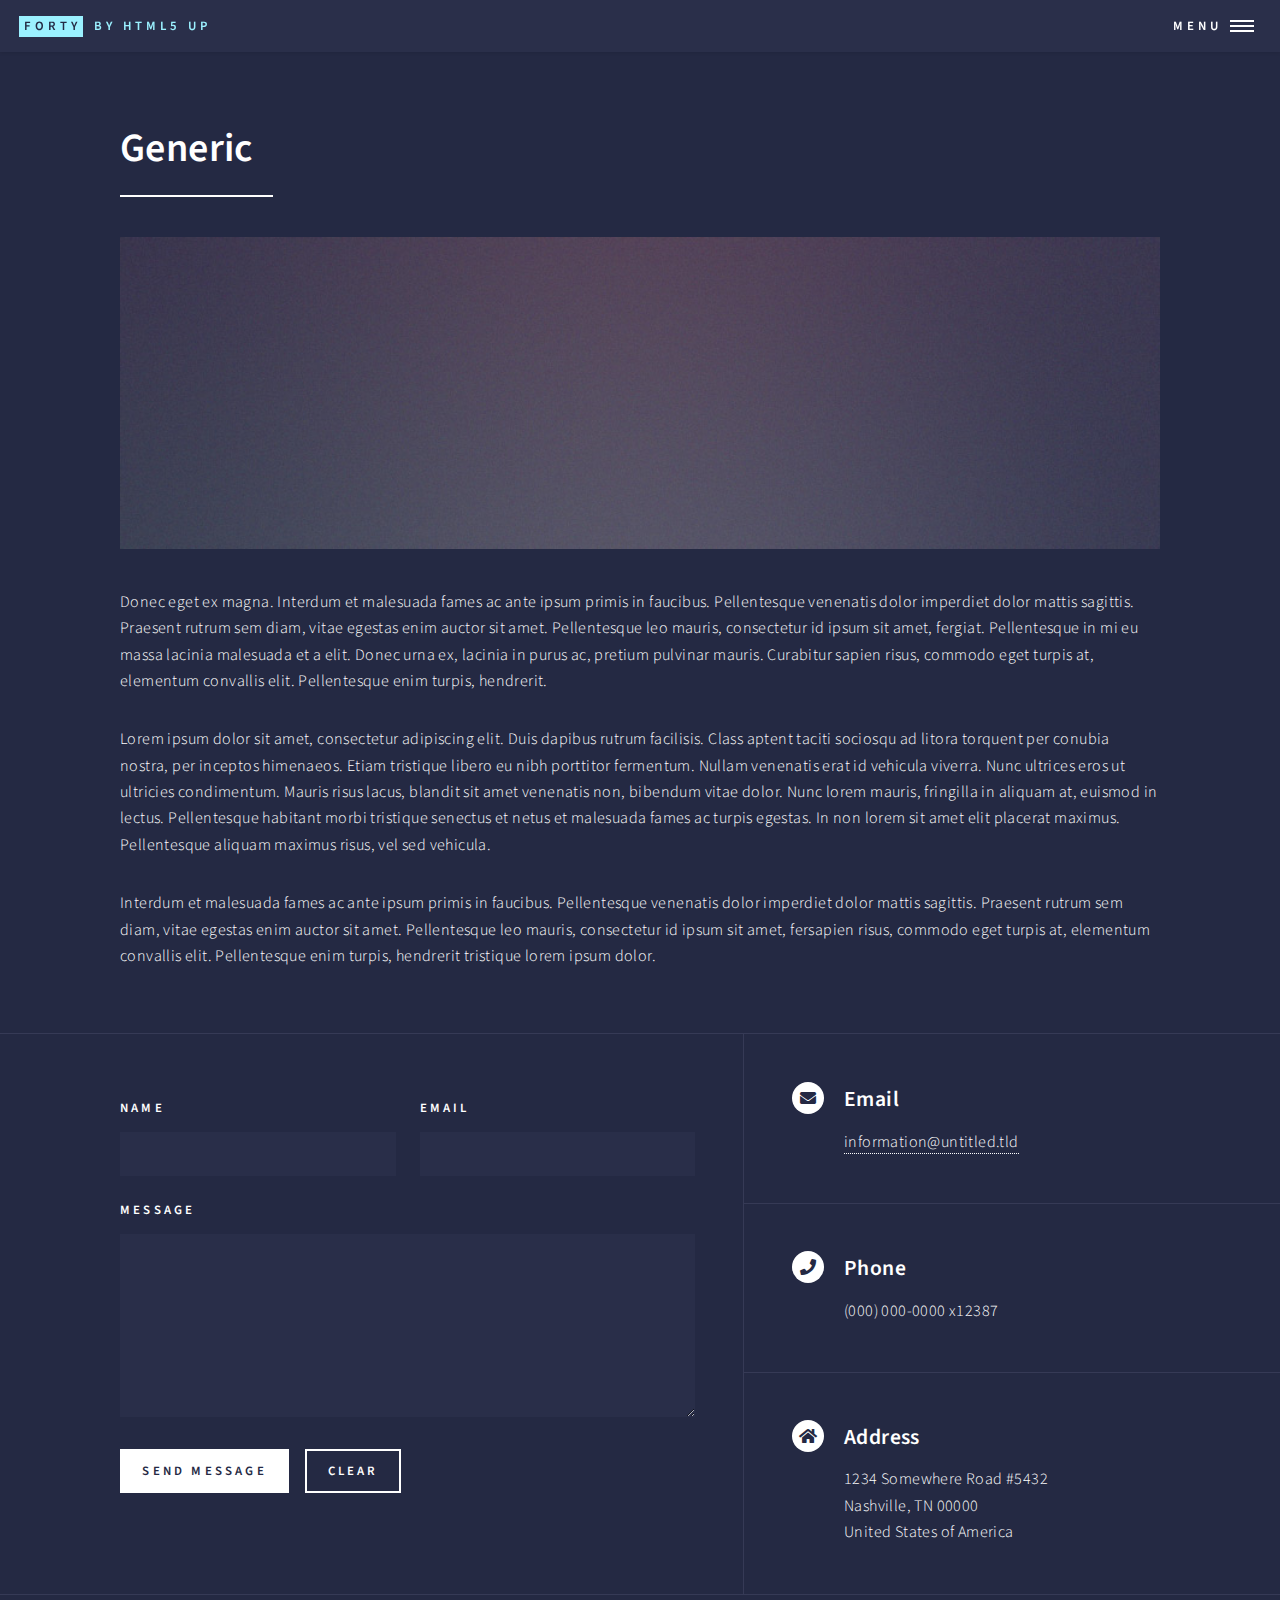
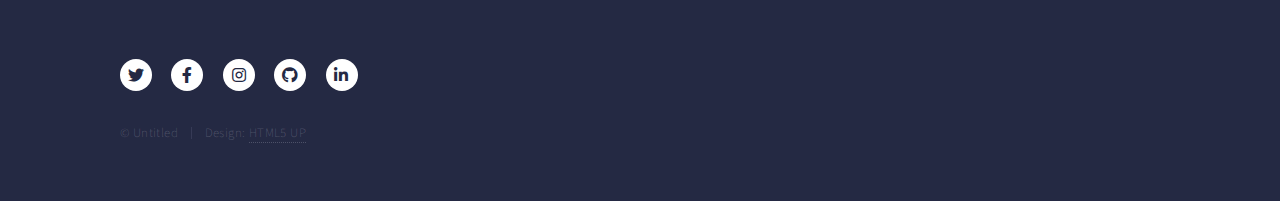
<file: generic.html>
<!DOCTYPE HTML>
<!--
	Forty by HTML5 UP
	html5up.net | @ajlkn
	Free for personal and commercial use under the CCA 3.0 license (html5up.net/license)
-->
<html>
	<head>
		<title>Generic - Forty by HTML5 UP</title>
		<meta charset="utf-8" />
		<meta name="viewport" content="width=device-width, initial-scale=1, user-scalable=no" />
		<link rel="stylesheet" href="assets/css/main.css" />
		<noscript><link rel="stylesheet" href="assets/css/noscript.css" /></noscript>
	</head>
	<body class="is-preload">

		<!-- Wrapper -->
			<div id="wrapper">

				<!-- Header -->
					<header id="header">
						<a href="index.html" class="logo"><strong>Forty</strong> <span>by HTML5 UP</span></a>
						<nav>
							<a href="#menu">Menu</a>
						</nav>
					</header>

				<!-- Menu -->
					<nav id="menu">
						<ul class="links">
							<li><a href="index.html">Home</a></li>
							<li><a href="landing.html">Landing</a></li>
							<li><a href="generic.html">Generic</a></li>
							<li><a href="elements.html">Elements</a></li>
						</ul>
						<ul class="actions stacked">
							<li><a href="#" class="button primary fit">Get Started</a></li>
							<li><a href="#" class="button fit">Log In</a></li>
						</ul>
					</nav>

				<!-- Main -->
					<div id="main" class="alt">

						<!-- One -->
							<section id="one">
								<div class="inner">
									<header class="major">
										<h1>Generic</h1>
									</header>
									<span class="image main"><img src="images/pic11.jpg" alt="" /></span>
									<p>Donec eget ex magna. Interdum et malesuada fames ac ante ipsum primis in faucibus. Pellentesque venenatis dolor imperdiet dolor mattis sagittis. Praesent rutrum sem diam, vitae egestas enim auctor sit amet. Pellentesque leo mauris, consectetur id ipsum sit amet, fergiat. Pellentesque in mi eu massa lacinia malesuada et a elit. Donec urna ex, lacinia in purus ac, pretium pulvinar mauris. Curabitur sapien risus, commodo eget turpis at, elementum convallis elit. Pellentesque enim turpis, hendrerit.</p>
									<p>Lorem ipsum dolor sit amet, consectetur adipiscing elit. Duis dapibus rutrum facilisis. Class aptent taciti sociosqu ad litora torquent per conubia nostra, per inceptos himenaeos. Etiam tristique libero eu nibh porttitor fermentum. Nullam venenatis erat id vehicula viverra. Nunc ultrices eros ut ultricies condimentum. Mauris risus lacus, blandit sit amet venenatis non, bibendum vitae dolor. Nunc lorem mauris, fringilla in aliquam at, euismod in lectus. Pellentesque habitant morbi tristique senectus et netus et malesuada fames ac turpis egestas. In non lorem sit amet elit placerat maximus. Pellentesque aliquam maximus risus, vel sed vehicula.</p>
									<p>Interdum et malesuada fames ac ante ipsum primis in faucibus. Pellentesque venenatis dolor imperdiet dolor mattis sagittis. Praesent rutrum sem diam, vitae egestas enim auctor sit amet. Pellentesque leo mauris, consectetur id ipsum sit amet, fersapien risus, commodo eget turpis at, elementum convallis elit. Pellentesque enim turpis, hendrerit tristique lorem ipsum dolor.</p>
								</div>
							</section>

					</div>

				<!-- Contact -->
					<section id="contact">
						<div class="inner">
							<section>
								<form method="post" action="#">
									<div class="fields">
										<div class="field half">
											<label for="name">Name</label>
											<input type="text" name="name" id="name" />
										</div>
										<div class="field half">
											<label for="email">Email</label>
											<input type="text" name="email" id="email" />
										</div>
										<div class="field">
											<label for="message">Message</label>
											<textarea name="message" id="message" rows="6"></textarea>
										</div>
									</div>
									<ul class="actions">
										<li><input type="submit" value="Send Message" class="primary" /></li>
										<li><input type="reset" value="Clear" /></li>
									</ul>
								</form>
							</section>
							<section class="split">
								<section>
									<div class="contact-method">
										<span class="icon solid alt fa-envelope"></span>
										<h3>Email</h3>
										<a href="#">information@untitled.tld</a>
									</div>
								</section>
								<section>
									<div class="contact-method">
										<span class="icon solid alt fa-phone"></span>
										<h3>Phone</h3>
										<span>(000) 000-0000 x12387</span>
									</div>
								</section>
								<section>
									<div class="contact-method">
										<span class="icon solid alt fa-home"></span>
										<h3>Address</h3>
										<span>1234 Somewhere Road #5432<br />
										Nashville, TN 00000<br />
										United States of America</span>
									</div>
								</section>
							</section>
						</div>
					</section>

				<!-- Footer -->
					<footer id="footer">
						<div class="inner">
							<ul class="icons">
								<li><a href="#" class="icon brands alt fa-twitter"><span class="label">Twitter</span></a></li>
								<li><a href="#" class="icon brands alt fa-facebook-f"><span class="label">Facebook</span></a></li>
								<li><a href="#" class="icon brands alt fa-instagram"><span class="label">Instagram</span></a></li>
								<li><a href="#" class="icon brands alt fa-github"><span class="label">GitHub</span></a></li>
								<li><a href="#" class="icon brands alt fa-linkedin-in"><span class="label">LinkedIn</span></a></li>
							</ul>
							<ul class="copyright">
								<li>&copy; Untitled</li><li>Design: <a href="https://html5up.net">HTML5 UP</a></li>
							</ul>
						</div>
					</footer>

			</div>

		<!-- Scripts -->
			<script src="assets/js/jquery.min.js"></script>
			<script src="assets/js/jquery.scrolly.min.js"></script>
			<script src="assets/js/jquery.scrollex.min.js"></script>
			<script src="assets/js/browser.min.js"></script>
			<script src="assets/js/breakpoints.min.js"></script>
			<script src="assets/js/util.js"></script>
			<script src="assets/js/main.js"></script>

	</body>
</html>
</file>
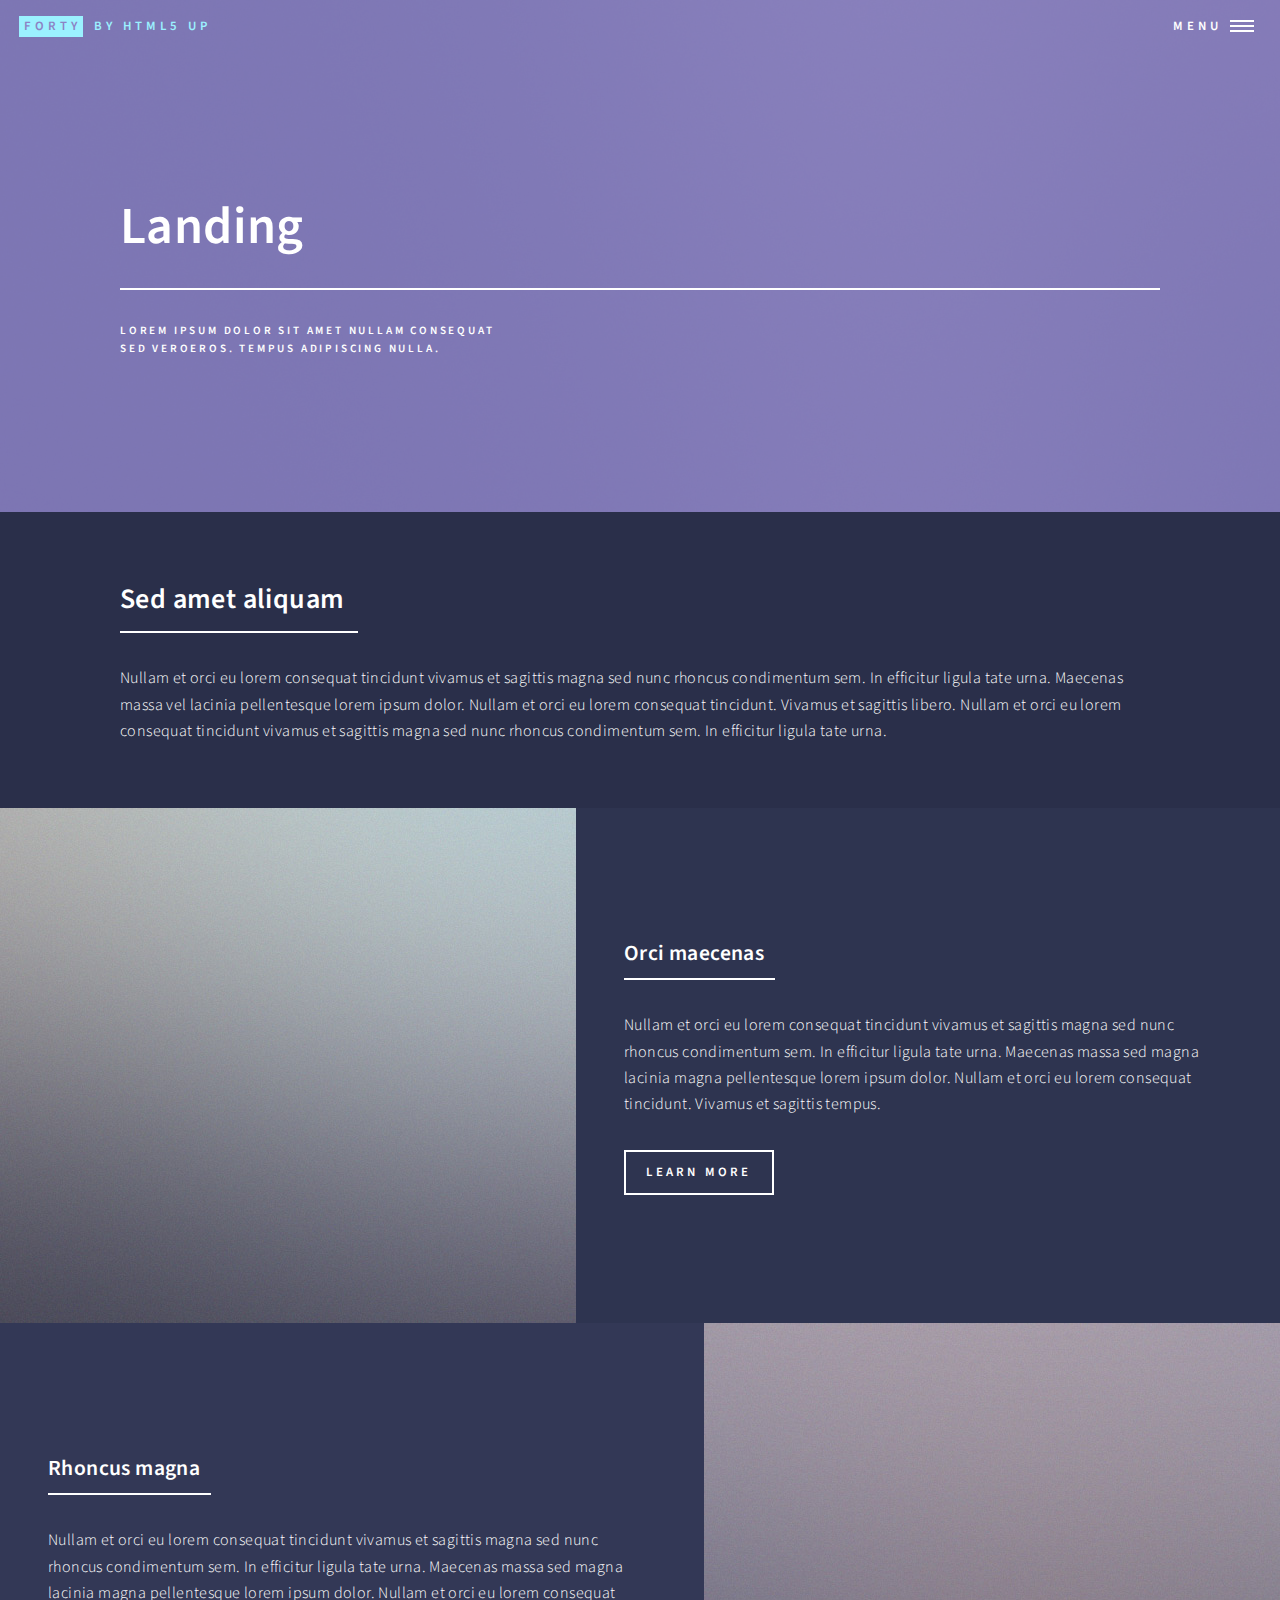
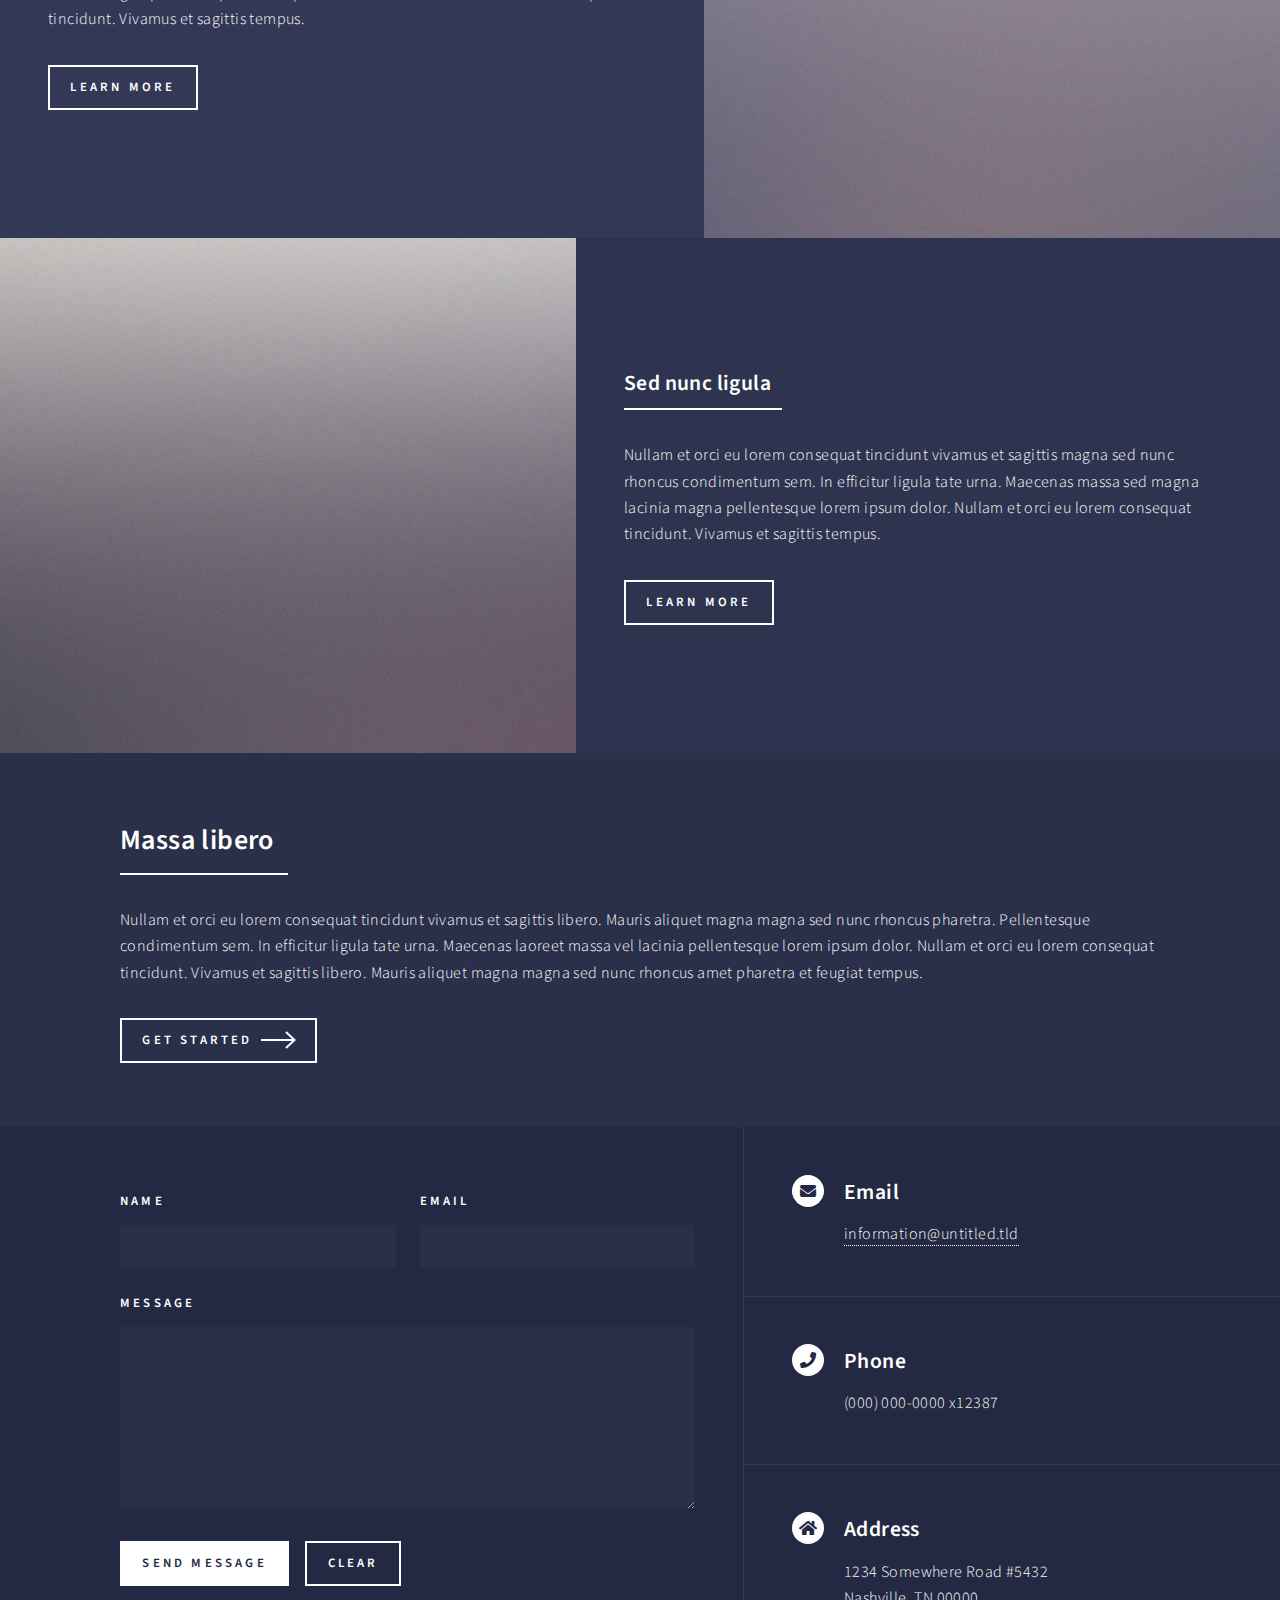
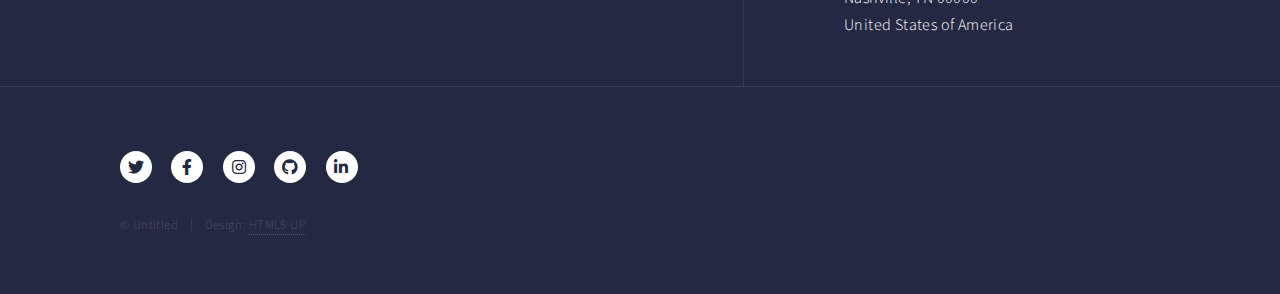
<file: landing.html>
<!DOCTYPE HTML>
<!--
	Forty by HTML5 UP
	html5up.net | @ajlkn
	Free for personal and commercial use under the CCA 3.0 license (html5up.net/license)
-->
<html>
	<head>
		<title>Landing - Forty by HTML5 UP</title>
		<meta charset="utf-8" />
		<meta name="viewport" content="width=device-width, initial-scale=1, user-scalable=no" />
		<link rel="stylesheet" href="assets/css/main.css" />
		<noscript><link rel="stylesheet" href="assets/css/noscript.css" /></noscript>
	</head>
	<body class="is-preload">

		<!-- Wrapper -->
			<div id="wrapper">

				<!-- Header -->
				<!-- Note: The "styleN" class below should match that of the banner element. -->
					<header id="header" class="alt style2">
						<a href="index.html" class="logo"><strong>Forty</strong> <span>by HTML5 UP</span></a>
						<nav>
							<a href="#menu">Menu</a>
						</nav>
					</header>

				<!-- Menu -->
					<nav id="menu">
						<ul class="links">
							<li><a href="index.html">Home</a></li>
							<li><a href="landing.html">Landing</a></li>
							<li><a href="generic.html">Generic</a></li>
							<li><a href="elements.html">Elements</a></li>
						</ul>
						<ul class="actions stacked">
							<li><a href="#" class="button primary fit">Get Started</a></li>
							<li><a href="#" class="button fit">Log In</a></li>
						</ul>
					</nav>

				<!-- Banner -->
				<!-- Note: The "styleN" class below should match that of the header element. -->
					<section id="banner" class="style2">
						<div class="inner">
							<span class="image">
								<img src="images/pic07.jpg" alt="" />
							</span>
							<header class="major">
								<h1>Landing</h1>
							</header>
							<div class="content">
								<p>Lorem ipsum dolor sit amet nullam consequat<br />
								sed veroeros. tempus adipiscing nulla.</p>
							</div>
						</div>
					</section>

				<!-- Main -->
					<div id="main">

						<!-- One -->
							<section id="one">
								<div class="inner">
									<header class="major">
										<h2>Sed amet aliquam</h2>
									</header>
									<p>Nullam et orci eu lorem consequat tincidunt vivamus et sagittis magna sed nunc rhoncus condimentum sem. In efficitur ligula tate urna. Maecenas massa vel lacinia pellentesque lorem ipsum dolor. Nullam et orci eu lorem consequat tincidunt. Vivamus et sagittis libero. Nullam et orci eu lorem consequat tincidunt vivamus et sagittis magna sed nunc rhoncus condimentum sem. In efficitur ligula tate urna.</p>
								</div>
							</section>

						<!-- Two -->
							<section id="two" class="spotlights">
								<section>
									<a href="generic.html" class="image">
										<img src="images/pic08.jpg" alt="" data-position="center center" />
									</a>
									<div class="content">
										<div class="inner">
											<header class="major">
												<h3>Orci maecenas</h3>
											</header>
											<p>Nullam et orci eu lorem consequat tincidunt vivamus et sagittis magna sed nunc rhoncus condimentum sem. In efficitur ligula tate urna. Maecenas massa sed magna lacinia magna pellentesque lorem ipsum dolor. Nullam et orci eu lorem consequat tincidunt. Vivamus et sagittis tempus.</p>
											<ul class="actions">
												<li><a href="generic.html" class="button">Learn more</a></li>
											</ul>
										</div>
									</div>
								</section>
								<section>
									<a href="generic.html" class="image">
										<img src="images/pic09.jpg" alt="" data-position="top center" />
									</a>
									<div class="content">
										<div class="inner">
											<header class="major">
												<h3>Rhoncus magna</h3>
											</header>
											<p>Nullam et orci eu lorem consequat tincidunt vivamus et sagittis magna sed nunc rhoncus condimentum sem. In efficitur ligula tate urna. Maecenas massa sed magna lacinia magna pellentesque lorem ipsum dolor. Nullam et orci eu lorem consequat tincidunt. Vivamus et sagittis tempus.</p>
											<ul class="actions">
												<li><a href="generic.html" class="button">Learn more</a></li>
											</ul>
										</div>
									</div>
								</section>
								<section>
									<a href="generic.html" class="image">
										<img src="images/pic10.jpg" alt="" data-position="25% 25%" />
									</a>
									<div class="content">
										<div class="inner">
											<header class="major">
												<h3>Sed nunc ligula</h3>
											</header>
											<p>Nullam et orci eu lorem consequat tincidunt vivamus et sagittis magna sed nunc rhoncus condimentum sem. In efficitur ligula tate urna. Maecenas massa sed magna lacinia magna pellentesque lorem ipsum dolor. Nullam et orci eu lorem consequat tincidunt. Vivamus et sagittis tempus.</p>
											<ul class="actions">
												<li><a href="generic.html" class="button">Learn more</a></li>
											</ul>
										</div>
									</div>
								</section>
							</section>

						<!-- Three -->
							<section id="three">
								<div class="inner">
									<header class="major">
										<h2>Massa libero</h2>
									</header>
									<p>Nullam et orci eu lorem consequat tincidunt vivamus et sagittis libero. Mauris aliquet magna magna sed nunc rhoncus pharetra. Pellentesque condimentum sem. In efficitur ligula tate urna. Maecenas laoreet massa vel lacinia pellentesque lorem ipsum dolor. Nullam et orci eu lorem consequat tincidunt. Vivamus et sagittis libero. Mauris aliquet magna magna sed nunc rhoncus amet pharetra et feugiat tempus.</p>
									<ul class="actions">
										<li><a href="generic.html" class="button next">Get Started</a></li>
									</ul>
								</div>
							</section>

					</div>

				<!-- Contact -->
					<section id="contact">
						<div class="inner">
							<section>
								<form method="post" action="#">
									<div class="fields">
										<div class="field half">
											<label for="name">Name</label>
											<input type="text" name="name" id="name" />
										</div>
										<div class="field half">
											<label for="email">Email</label>
											<input type="text" name="email" id="email" />
										</div>
										<div class="field">
											<label for="message">Message</label>
											<textarea name="message" id="message" rows="6"></textarea>
										</div>
									</div>
									<ul class="actions">
										<li><input type="submit" value="Send Message" class="primary" /></li>
										<li><input type="reset" value="Clear" /></li>
									</ul>
								</form>
							</section>
							<section class="split">
								<section>
									<div class="contact-method">
										<span class="icon solid alt fa-envelope"></span>
										<h3>Email</h3>
										<a href="#">information@untitled.tld</a>
									</div>
								</section>
								<section>
									<div class="contact-method">
										<span class="icon solid alt fa-phone"></span>
										<h3>Phone</h3>
										<span>(000) 000-0000 x12387</span>
									</div>
								</section>
								<section>
									<div class="contact-method">
										<span class="icon solid alt fa-home"></span>
										<h3>Address</h3>
										<span>1234 Somewhere Road #5432<br />
										Nashville, TN 00000<br />
										United States of America</span>
									</div>
								</section>
							</section>
						</div>
					</section>

				<!-- Footer -->
					<footer id="footer">
						<div class="inner">
							<ul class="icons">
								<li><a href="#" class="icon brands alt fa-twitter"><span class="label">Twitter</span></a></li>
								<li><a href="#" class="icon brands alt fa-facebook-f"><span class="label">Facebook</span></a></li>
								<li><a href="#" class="icon brands alt fa-instagram"><span class="label">Instagram</span></a></li>
								<li><a href="#" class="icon brands alt fa-github"><span class="label">GitHub</span></a></li>
								<li><a href="#" class="icon brands alt fa-linkedin-in"><span class="label">LinkedIn</span></a></li>
							</ul>
							<ul class="copyright">
								<li>&copy; Untitled</li><li>Design: <a href="https://html5up.net">HTML5 UP</a></li>
							</ul>
						</div>
					</footer>

			</div>

		<!-- Scripts -->
			<script src="assets/js/jquery.min.js"></script>
			<script src="assets/js/jquery.scrolly.min.js"></script>
			<script src="assets/js/jquery.scrollex.min.js"></script>
			<script src="assets/js/browser.min.js"></script>
			<script src="assets/js/breakpoints.min.js"></script>
			<script src="assets/js/util.js"></script>
			<script src="assets/js/main.js"></script>

	</body>
</html>
</file>
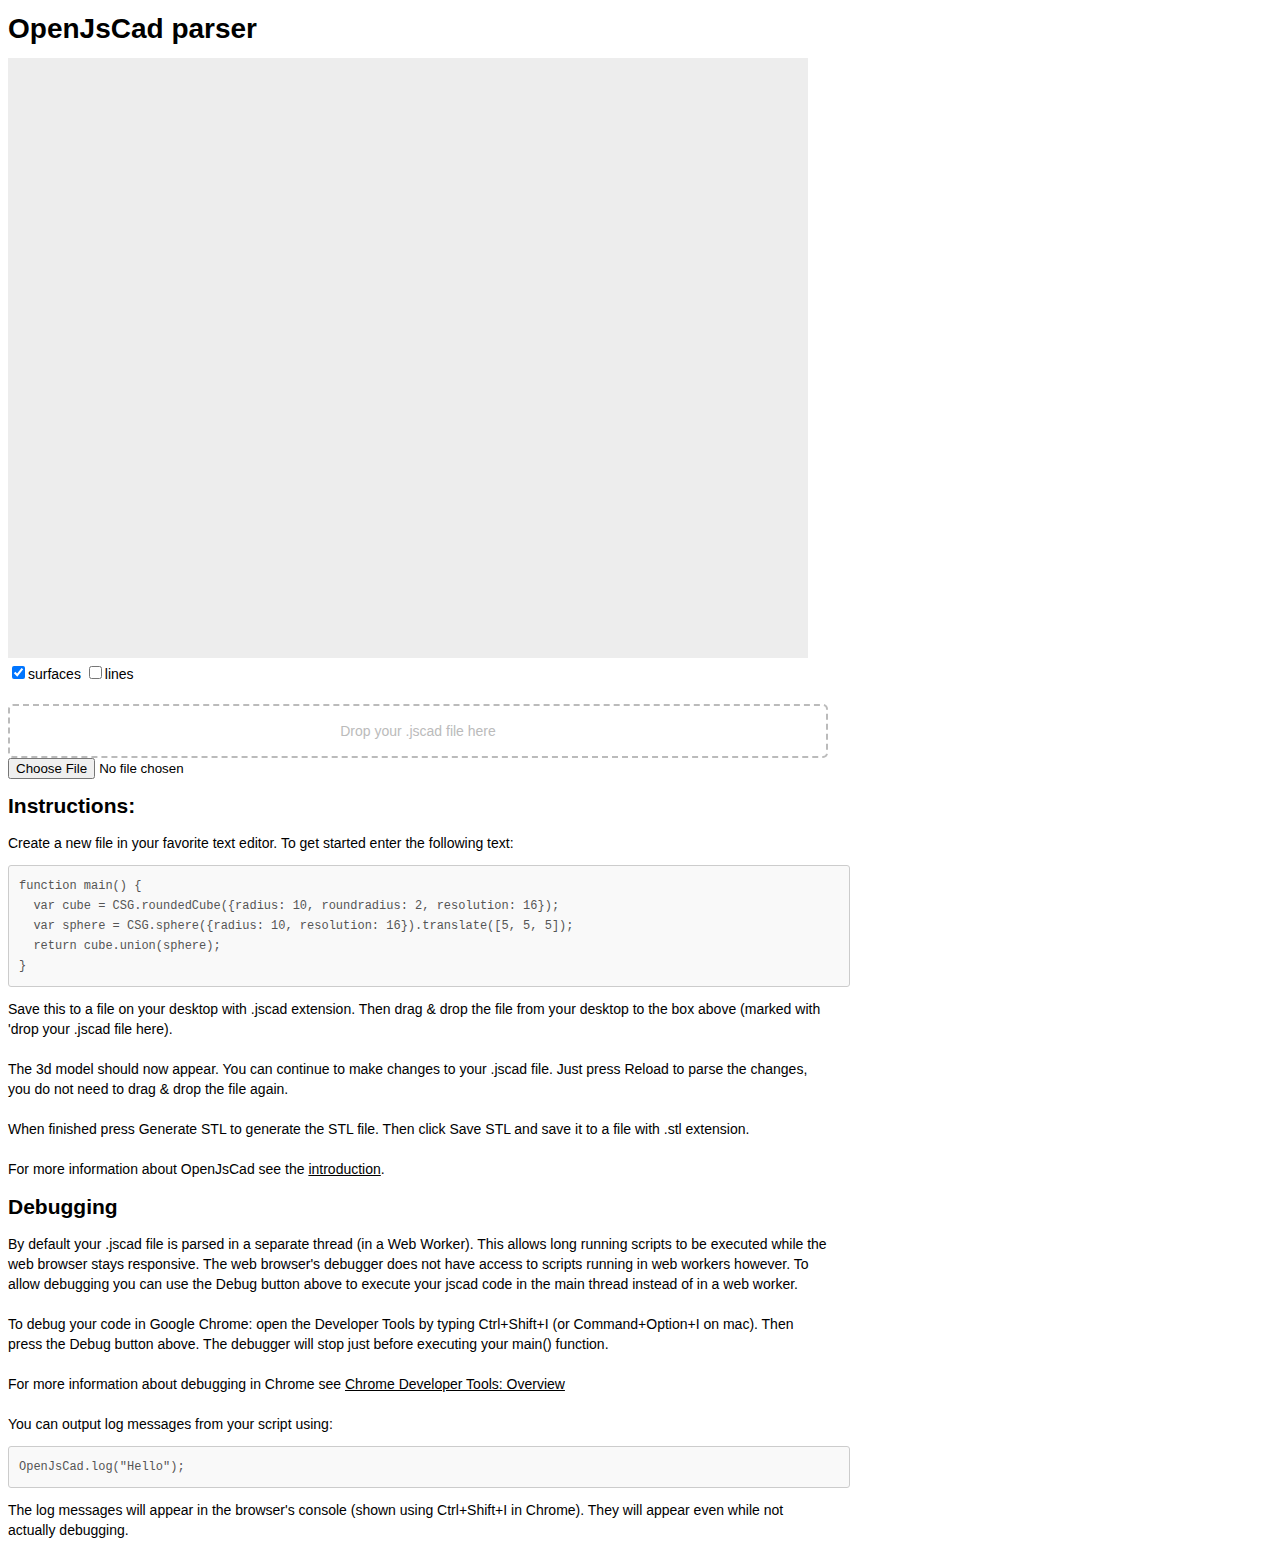
<file: processfile.html>
<!DOCTYPE html>

<html><head>
  <script src="lib/three.min.js"></script>
  <script src="lib/orbitcontrols.js"></script>
  <!-- fallback if no WebGL -->
  <script src="lib/projector.js"></script>
  <script src="lib/canvasrenderer.js"></script>
  <script src="lib/jquery-2.1.3.min.js"></script>
  <script src="src/csg.js"></script>
  <script src="src/threecsg.js"></script>
  <script src="src/openjscad.js"></script>
  <script src="src/formats.js"></script>

  <style>

body {
  font: 14px/20px 'Helvetica Neue Light', HelveticaNeue-Light, 'Helvetica Neue', Helvetica, Arial, sans-serif;
  max-width: 820px;
}

pre, code, textarea {
  font: 12px/20px Monaco, monospace;
  border: 1px solid #CCC;
  border-radius: 3px;
  background: #F9F9F9;
  padding: 0 3px;
  color: #555;
}
pre, textarea {
  padding: 10px;
  width: 100%;
}
textarea:focus {
  outline: none;
}

a { color: inherit; }
</style>

<link rel="stylesheet" href="openjscad.css" type="text/css">

<script>


var gCurrentFile = null;
var gProcessor=null;

// Show all exceptions to the user:
OpenJsCad.AlertUserOfUncaughtExceptions();

function onload()
{
  gProcessor = new OpenJsCad.Processor(document.getElementById("viewer"));
  setupDragDrop();
}

function setupDragDrop()
{
  // Check for the various File API support.
  if (window.File && window.FileReader && window.FileList) {
    // Great success! All the File APIs are supported.
  } else {
    throw new Error("Error: Your browser does not fully support the HTML File API");
  }
  var dropZone = document.getElementById('filedropzone');
  dropZone.addEventListener('dragover', function(evt) {
    evt.stopPropagation();
    evt.preventDefault();
    evt.dataTransfer.dropEffect = 'copy';
  }, false);
  dropZone.addEventListener('drop', handleFileSelect, false);

  var fileUploadButton = document.getElementById('fileUploadButton');
  fileUploadButton.addEventListener('change', handleFileSelect);

}

function handleFileSelect(evt)
{

  evt.stopPropagation();
  evt.preventDefault();
  if (evt.type == 'change') {
    // this is from the file upload button
    var fileUploadButton = document.getElementById('fileUploadButton');
    evt.dataTransfer = {};
    evt.dataTransfer.files = fileUploadButton.files;
  }
  if(!evt.dataTransfer) throw new Error("Not a datatransfer (1)");
  if(!evt.dataTransfer.files) throw new Error("Not a datatransfer (2)");
  if(evt.dataTransfer.files.length != 1)
  {
    throw new Error("Please drop a single .jscad file");
  }
  var file = evt.dataTransfer.files[0];
  if(!file.name.match(/\.jscad$/i))
  {
    throw new Error("Please drop a file with .jscad extension");
  }
  if(file.size == 0)
  {
    throw new Error("You have dropped an empty file");
  }              
  gCurrentFile = file;
  gPreviousModificationTime = "";
  fileChanged();
}

function fileChanged()
{
  var dropZone = document.getElementById('filedropzone');
  if(gCurrentFile)
  {
    var txt = "Current file: "+gCurrentFile.name;
    document.getElementById("currentfile").innerHTML = txt;
    document.getElementById("filedropzone_filled").style.display = "block";
    document.getElementById("filedropzone_empty").style.display = "none";
  }
  else
  {
    document.getElementById("filedropzone_filled").style.display = "none";
    document.getElementById("filedropzone_empty").style.display = "block";
  }
  parseFile(false,false);
}

var autoReloadTimer = null;
function toggleAutoReload() {
	if (document.getElementById("autoreload").checked) {
		autoReloadTimer = setInterval(function(){
		  parseFile(false,true);
    }, 1000);
	} else {
		if (autoReloadTimer !== null) {
			clearInterval(autoReloadTimer);
			autoReloadTimer = null;
		}
	}
}

var previousScript = null;
function parseFile(debugging, onlyifchanged)
{
  if(gCurrentFile)
  {
    var reader = new FileReader();
    reader.onload = function(evt) {
      var txt = evt.target.result;
    };
    reader.onloadend = function(evt) {
      if (evt.target.readyState == FileReader.DONE)
      {
        var jscadscript = evt.target.result;
        if(jscadscript == "")
        {
          if(document.location.toString().match(/^file\:\//i))
          {
            throw new Error("Could not read file. You are using a local copy of OpenJsCad; if you are using Chrome, you need to launch it with the following command line option:\n\n--allow-file-access-from-files\n\notherwise the browser will not have access to uploaded files due to security restrictions."); 
          }
          else
          {
            throw new Error("Could not read file.");
          }            
        }
        else
        {         
          if(gProcessor && ((!onlyifchanged) || (previousScript !== jscadscript)))
          {
            var filename = gCurrentFile.name;
            filename = filename.replace(/^.*\/([^\/]*)$/, "$1");
            gProcessor.setDebugging(debugging); 
            gProcessor.setJsCad(jscadscript, filename);
						previousScript = jscadscript;
          }
        }
      }
      else
      {
        throw new Error("Failed to read file");
        if(gProcessor) gProcessor.clearViewer();
				previousScript = null;
      }
    };
    reader.readAsText(gCurrentFile, "UTF-8");
  }
}

</script>
<title>OpenJsCad parser</title> 
<body onload="onload()">
<h1>OpenJsCad parser</h1>
<div id="viewer"></div>
<br>

<div id="filedropzone">
  <div id="filedropzone_empty">Drop your .jscad file here</div>
  <div id="filedropzone_filled">
    <span id="currentfile">dfghdfgh</span>
    <div id="filebuttons">
      <button id="getstlbutton" style="display:none" onclick="getStl();">Get STL</button>
      <button onclick="parseFile(false,false);">Reload</button>
      <button onclick="parseFile(true,false);">Debug (see below)</button>
	  <label for="autoreload">Auto Reload</label><input type="checkbox" name="autoreload" value="" id="autoreload" onclick="toggleAutoReload();">
    </div>
  </div>
</div>
<input type="file" id="fileUploadButton" />
<br>
<h2>Instructions:</h2>
Create a new file in your favorite text editor. To get started enter the following text:
<br>
<pre>function main() {
  var cube = CSG.roundedCube({radius: 10, roundradius: 2, resolution: 16});
  var sphere = CSG.sphere({radius: 10, resolution: 16}).translate([5, 5, 5]);
  return cube.union(sphere);
}
</pre>
Save this to a file on your desktop with .jscad extension. Then drag &amp; drop the file from your desktop
to the box above (marked with 'drop your .jscad file here).<br><br>
The 3d model should now appear. You can continue to make changes to your .jscad file. Just press Reload 
to parse the changes, you do not need to drag &amp; drop the file again.
<br><br>  
When finished press Generate STL to generate the STL file. Then click Save STL and save it to
a file with .stl extension.
<br><br>  
For more information about OpenJsCad see the <a href="index.html">introduction</a>.

<h2>Debugging</h2>
By default your .jscad file is parsed in a separate thread (in a Web Worker). This allows long running
scripts to be executed while the web browser stays responsive. The web browser's debugger does not
have access to scripts running in web workers however. To allow debugging you can use the Debug button above to execute
your jscad code in the main thread instead of in a web worker.
<br><br>
To debug your code in Google Chrome: open the Developer Tools by typing Ctrl+Shift+I (or Command+Option+I on mac).
Then press the Debug button above. The debugger will stop just before executing your main() function.
<br><br>
For more information about debugging in Chrome see 
<a href="http://code.google.com/chrome/devtools/docs/overview.html" target="_blank">Chrome Developer Tools: Overview</a>
<br><br>
You can output log messages from your script using:
<pre>
OpenJsCad.log("Hello");
</pre>
The log messages will appear in the browser's console (shown using Ctrl+Shift+I in Chrome). They will appear
even while not actually debugging.
<br><br>

</body>
</html>
</file>
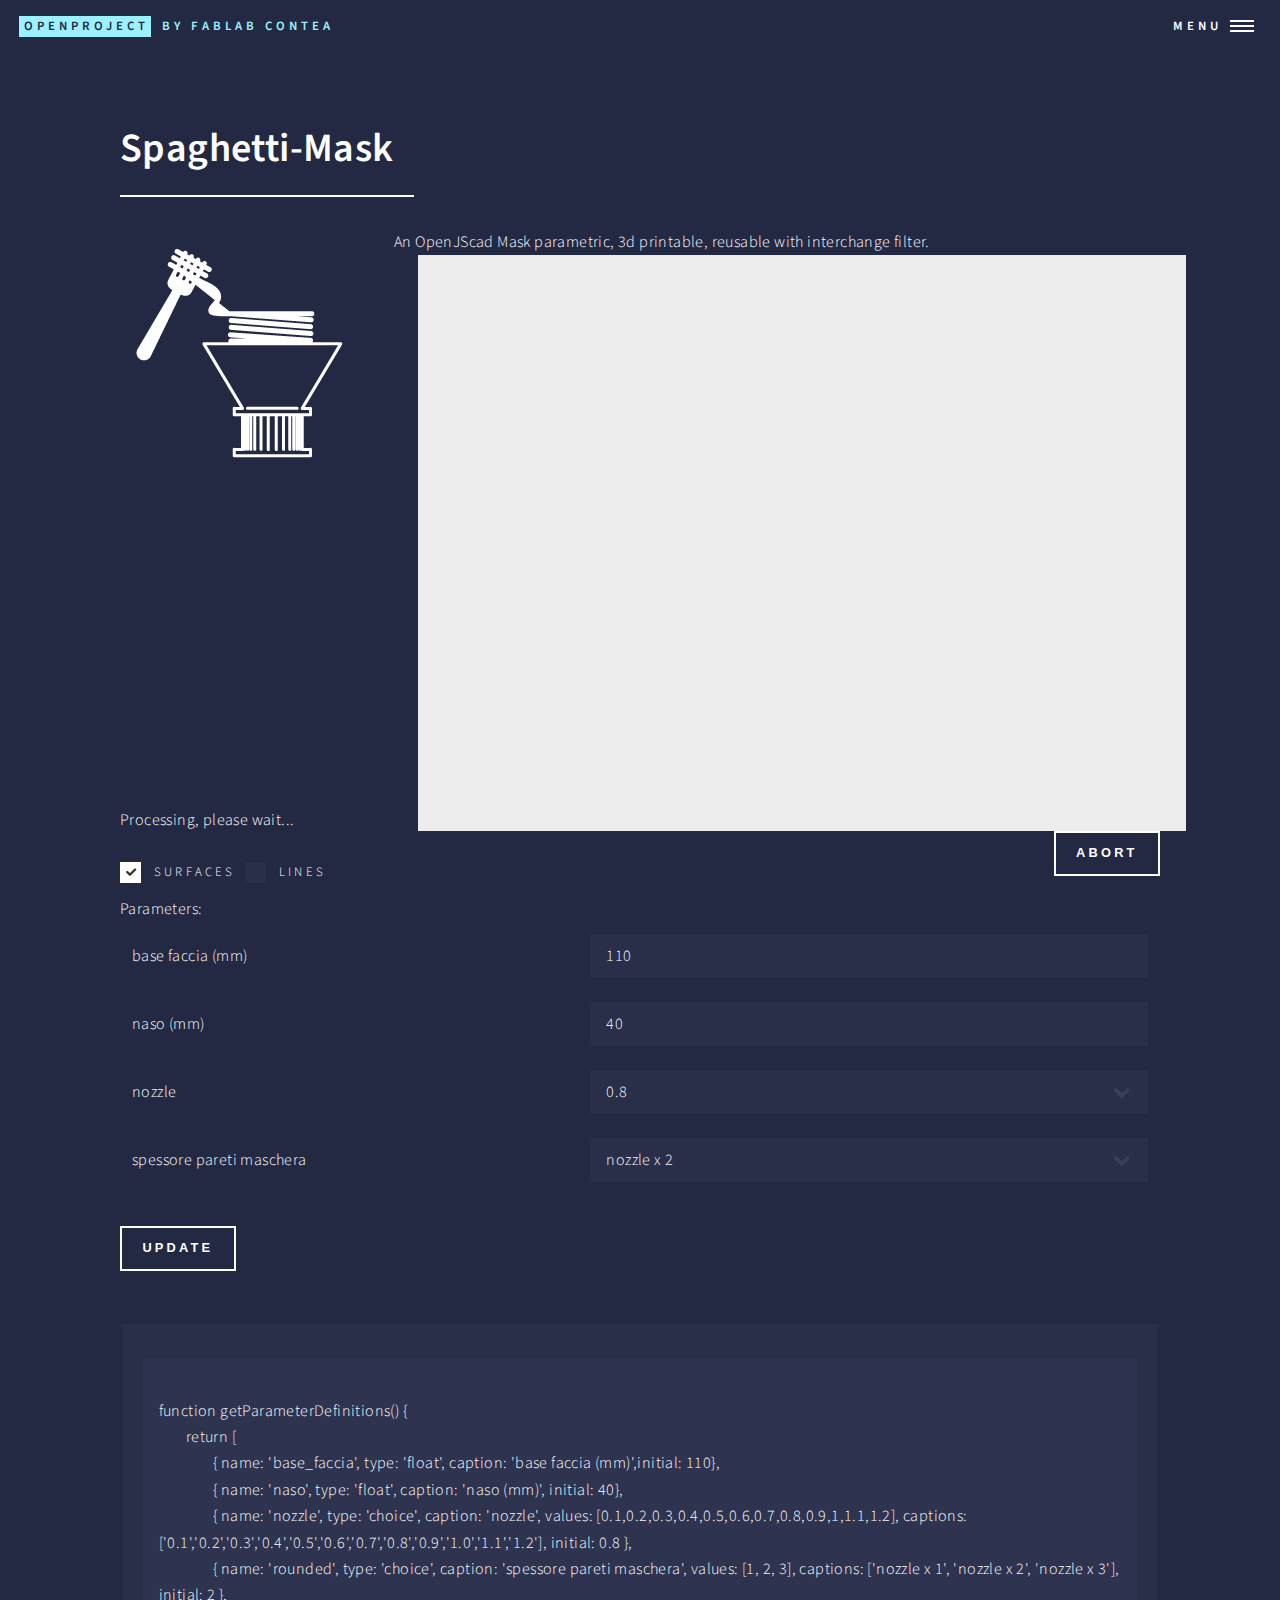
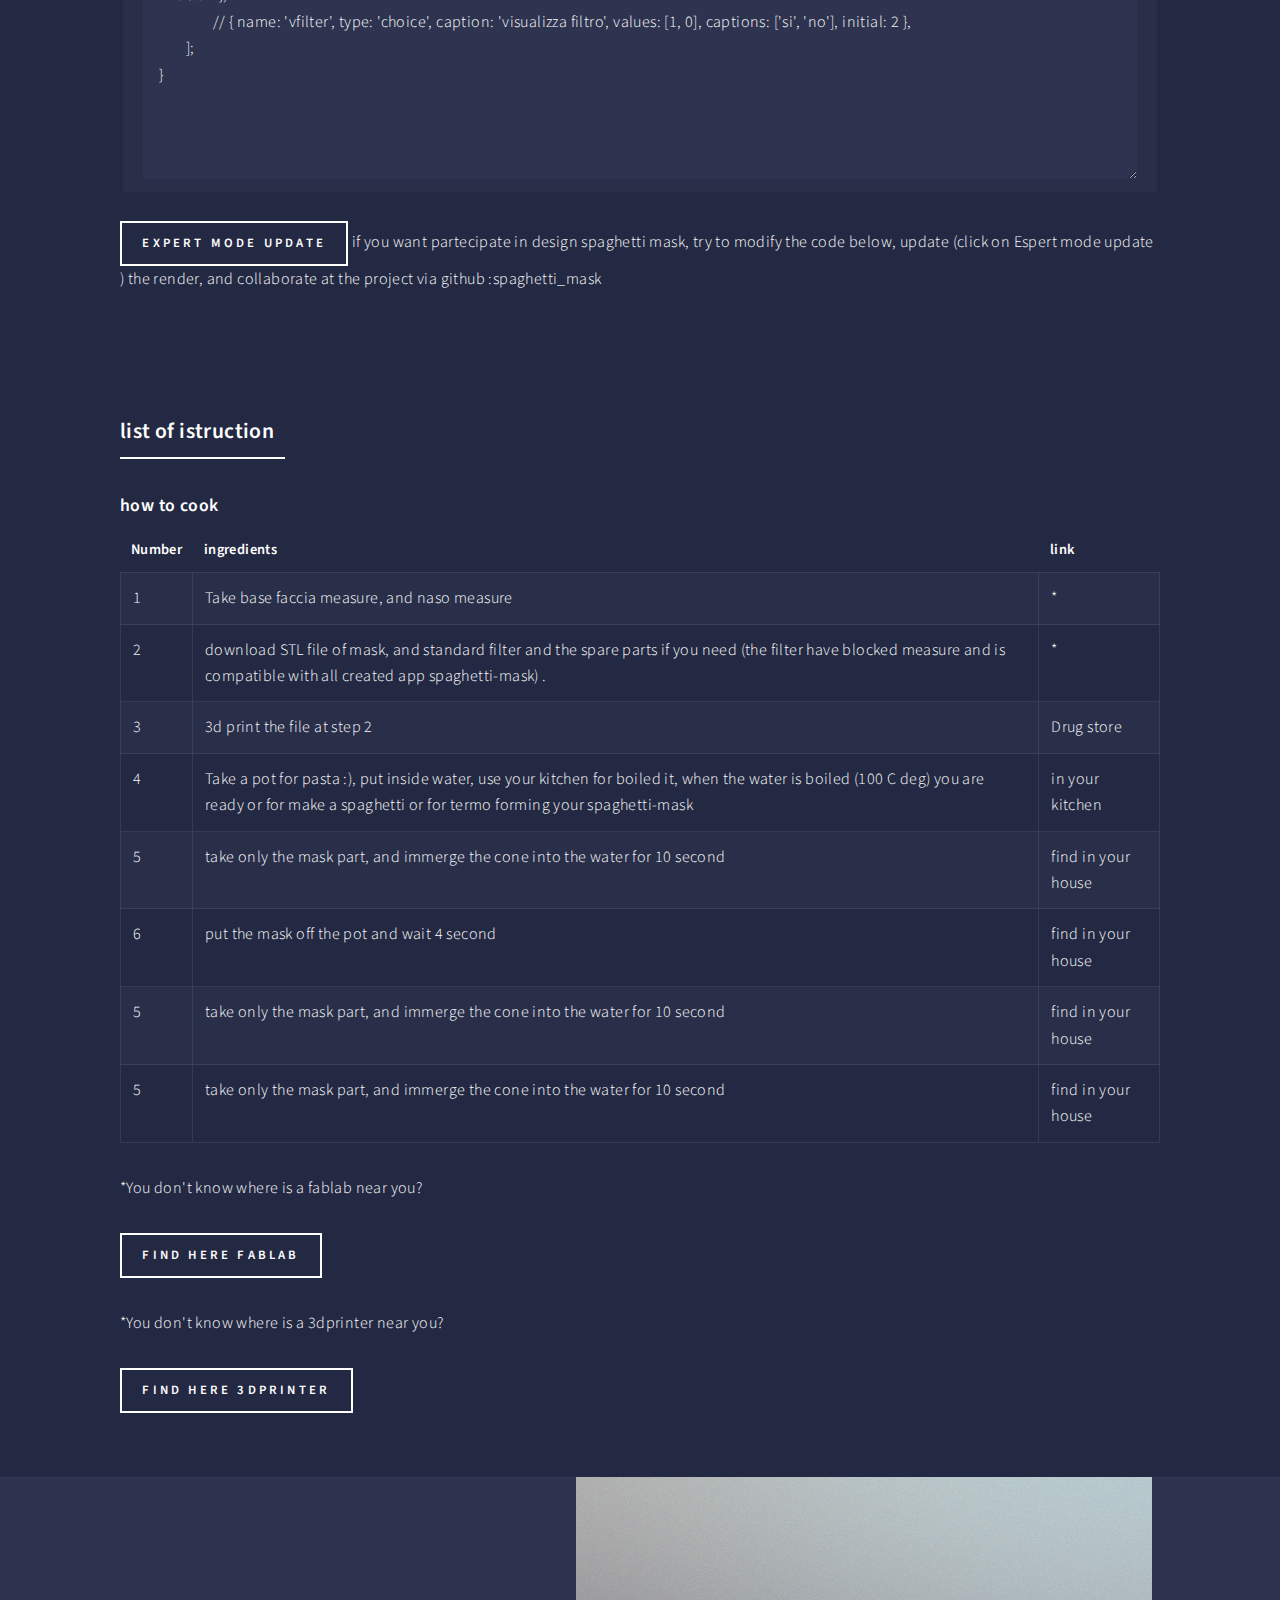
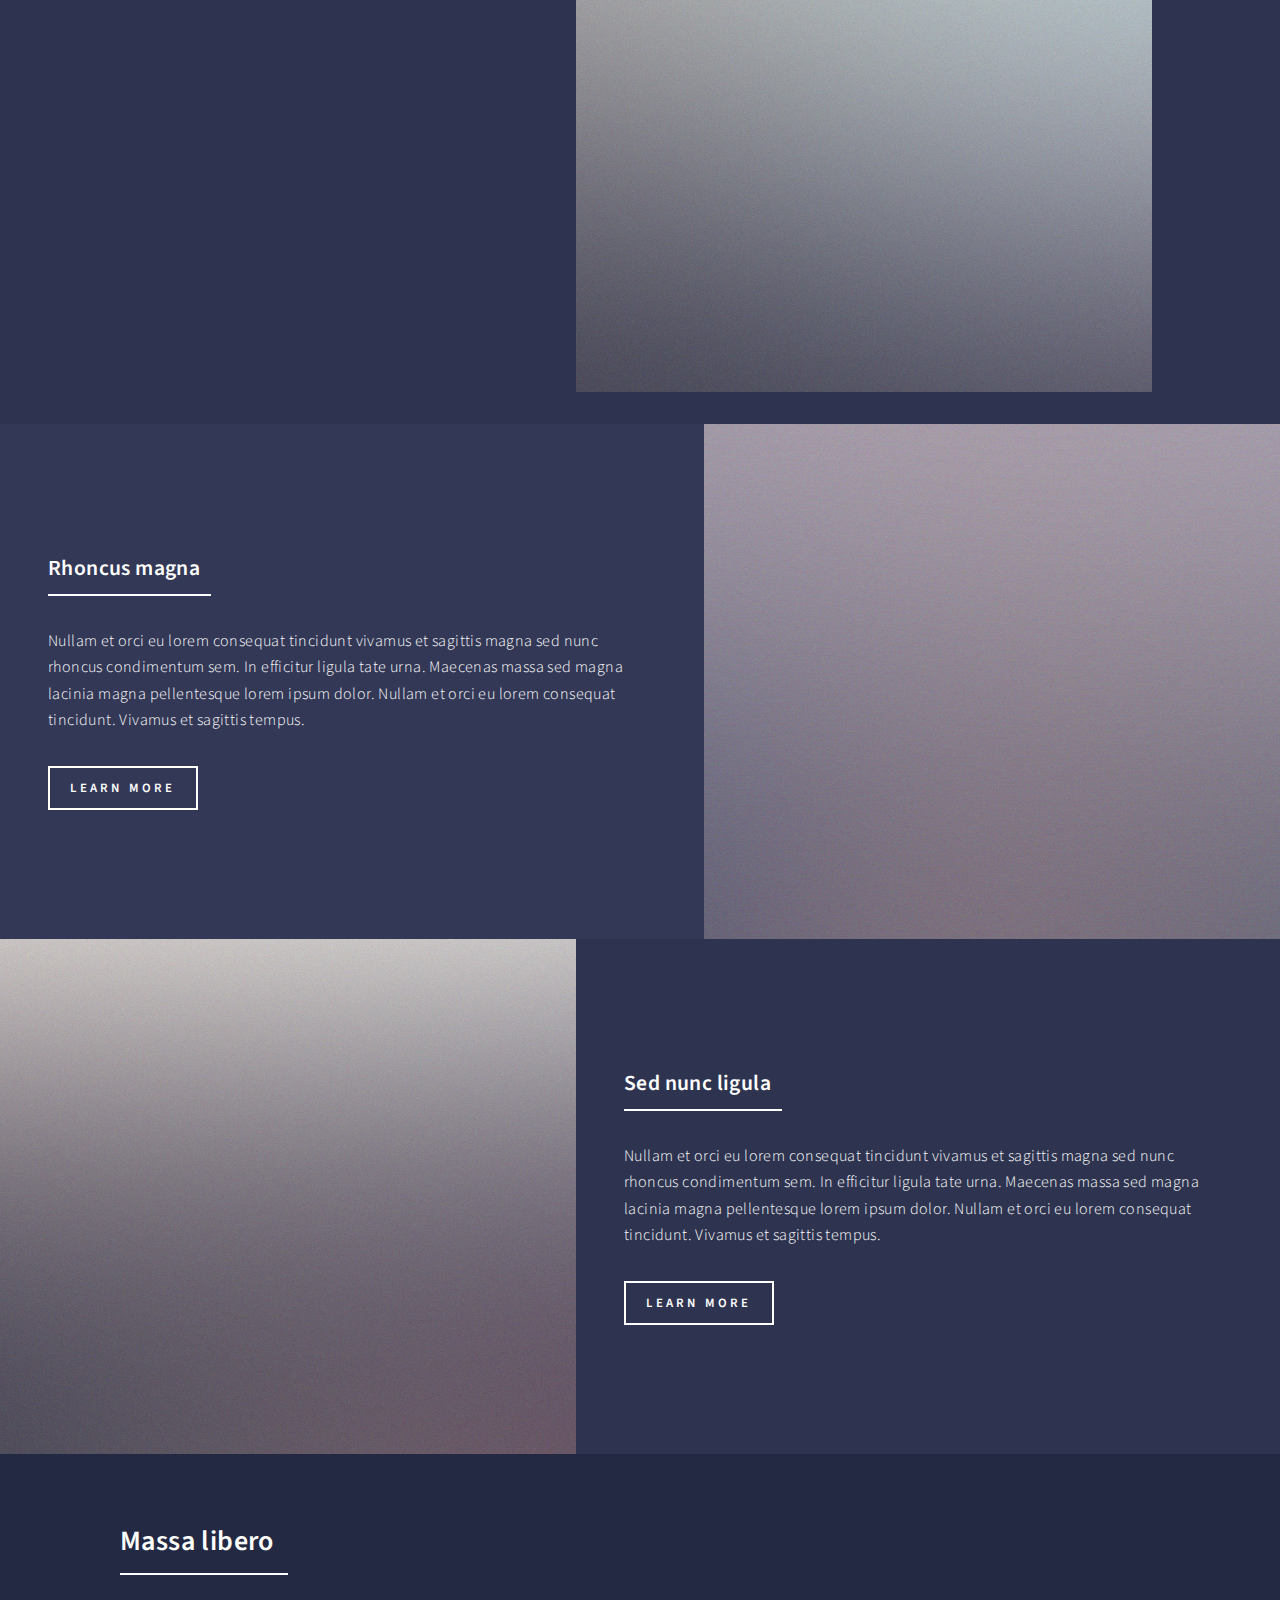
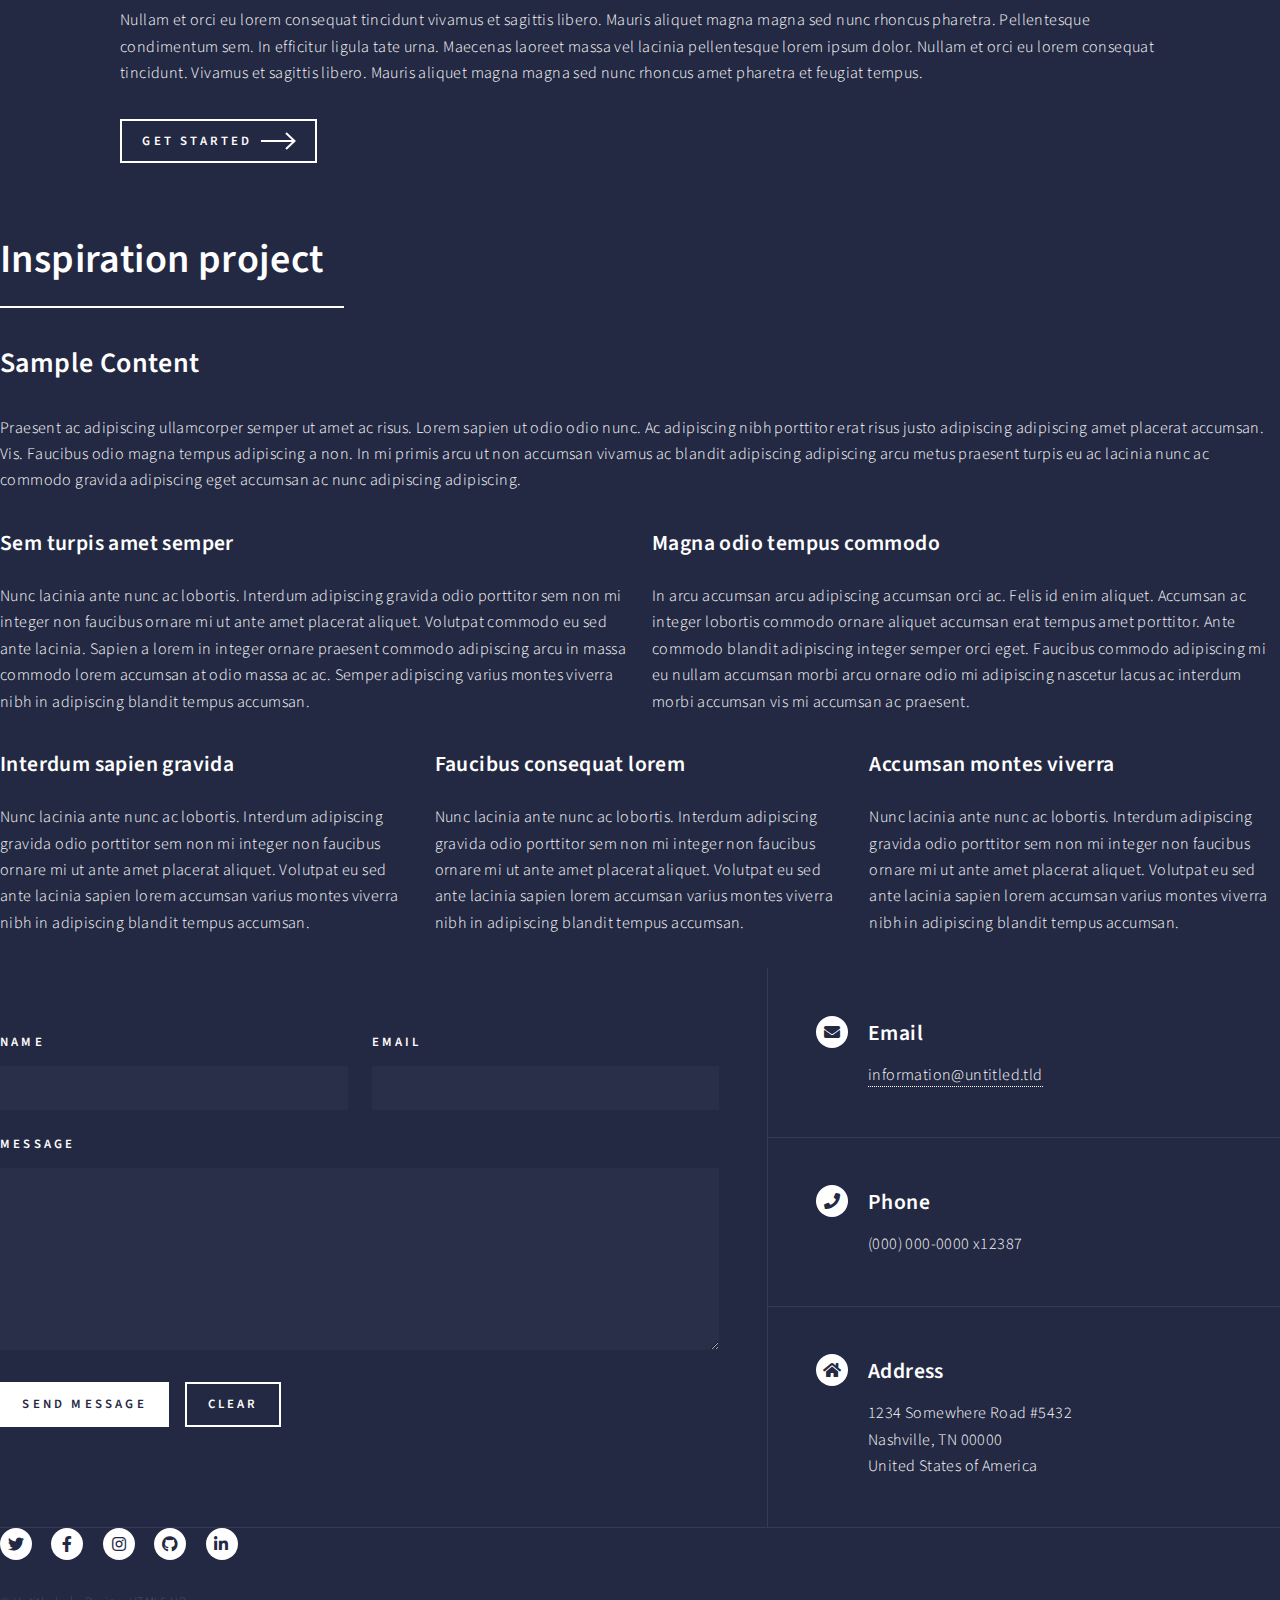
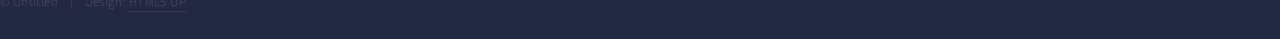
<file: spaghetti-mask.html>
<!DOCTYPE HTML>
<!--
	Forty by HTML5 UP
	html5up.net | @ajlkn
	Free for personal and commercial use under the CCA 3.0 license (html5up.net/license)
-->
<html>
	<head>
		<meta http-equiv="content-type" content="text/html; charset=utf-8">
  <script src="lib/three.min.js"></script>
  <script src="lib/orbitcontrols.js"></script>
  <!-- fallback if no WebGL -->
  <script src="lib/projector.js"></script>
  <script src="lib/canvasrenderer.js"></script>
  <script src="lib/jquery-2.1.3.min.js"></script>
  <script src="src/csg.js"></script>
  <script src="src/threecsg.js"></script>
  <script src="src/openjscad.js"></script>
  <script src="src/formats.js"></script>
		<title>Spaghetti-Mask</title>
		<meta charset="utf-8" />
		<meta name="viewport" content="width=device-width, initial-scale=1, user-scalable=no" />
		<link rel="stylesheet" href="assets/css/main.css" />
		
		<noscript><link rel="stylesheet" href="assets/css/noscript.css" /></noscript>
<script>

	var gProcessor=null;
	
	// Show all exceptions to the user:
	OpenJsCad.AlertUserOfUncaughtExceptions();
	
	function onload()
	{
	  gProcessor = new OpenJsCad.Processor(document.getElementById("viewer"));
	  updateSolid();
	}
	
	function updateSolid()
	{
	  gProcessor.setJsCad(document.getElementById('code').value);
	}
	function getExample(name) {
	  var el = document.getElementById('code');
	  $.get('examples/' + name, function(data) {
		el.value = data;
		updateSolid();
	  });
	}
</script>
	</head>
	<body class="is-preload" onload="onload()">
<!-- Wrapper -->
<div id="wrapper">

				<!-- Header -->
				<header id="header" class="alt">
					<a href="index.html" class="logo"><strong>OpenProject</strong> <span>by Fablab Contea</span></a>
					<nav>
						<a href="#menu">Menu</a>
					</nav>
				</header>

			<!-- Menu -->
				<nav id="menu">
					<ul class="links">
						<li><a href="index.html">Home</a></li>
						<li><a href="spaghetti-mask.html">Spaghetti-Mask</a></li>
						<li><a href="orecchiette-scafandro.html">Orecchiette-scafandro</a></li>
					</ul>
					<ul class="actions stacked">
						<li><a href="#" class="button primary fit">discover the project</a></li>
						<!--<li><a href="#" class="button fit">Log In</a></li>-->
					</ul>
				</nav>

				<!-- Main -->
				<section id="onemain">
					<div class="inner">
						<div class="content">
							<div class="inner">
								<header class="major">
									<h1>Spaghetti-Mask</h1>
								</header>
								<img src="images/spaghetti_mask_W.png" class="image left">
											An OpenJScad Mask parametric, 3d printable, reusable with interchange filter.
											<div id="viewer">

											</div>
											  <br>
											  <br>
											
											<pre><code>	<textarea name="message" id="code" rows="15">
					
function getParameterDefinitions() {
	return [
		{ name: 'base_faccia', type: 'float', caption: 'base faccia (mm)',initial: 110},
		{ name: 'naso', type: 'float', caption: 'naso (mm)', initial: 40},
		{ name: 'nozzle', type: 'choice', caption: 'nozzle', values: [0.1,0.2,0.3,0.4,0.5,0.6,0.7,0.8,0.9,1,1.1,1.2], captions: ['0.1','0.2','0.3','0.4','0.5','0.6','0.7','0.8','0.9','1.0','1.1','1.2'], initial: 0.8 },
		{ name: 'rounded', type: 'choice', caption: 'spessore pareti maschera', values: [1, 2, 3], captions: ['nozzle x 1', 'nozzle x 2', 'nozzle x 3'], initial: 2 },
		// { name: 'vfilter', type: 'choice', caption: 'visualizza filtro', values: [1, 0], captions: ['si', 'no'], initial: 2 },
	];
}




function main(params){
	
	if(params.base_faccia <= 62) throw new Error("il valore deve essere maggiore di 62 mm!");
	if(params.base_faccia >= 140) throw new Error("il valore deve essere minore di 140 mm!");

	if(params.naso <= 0) throw new Error("il valore deve essere maggiore di 0 mm!");
	if(params.naso >= 70) throw new Error("il valore deve essere minore di 70 mm!");
	
	
	var base_faccia = params.base_faccia*1.07;
	var nasone = params.naso*1.25;
	var Dz = (params.naso+(15)); //sostituire nasone con DZ
	var filtro_standard = 110;
	var Dx = (filtro_standard/3.6);
	var Dy = (base_faccia/2);
	var Ex = params.nozzle*params.rounded;
	var Sp = 5;
	var kerf = 0.3; 
	// var filter;
	//var mask;
	//var visualizza = new CSG();



var mask = CSG.cylinder({start: [0,0,0], end: [0,0,nasone],radiusStart: Dx+(Ex/2), radiusEnd: Dy, resolution: 100}).setColor(0,0.502,0)
			.translate([3,0,0])
				.translate([-3,0,0])
					.union([CSG.cylinder({start: [0,0,0], end: [0,0,Sp],radiusStart: Dx, radiusEnd: Dx+(Ex/2), resolution: 100})
					.translate([3,0,-Sp])
					.translate([-3,0,0]),CSG
					.cube({center: [0,0,0],radius: [Dx/0.76,11.5,Sp/2], resolution: 16}).setColor(0,0.505,0)
					.rotateX(0).rotateY(0).rotateZ(-60)
					.translate([3,0,-2.5])
					.translate([-3,0,0]),CSG
					.cube({center: [0,0,0],radius: [Dx/0.76,11.5,Sp/2], resolution: 16}).setColor(0,0.505,0)
					.rotateX(0).rotateY(0).rotateZ(60)
					.translate([3,0,-Sp/2])
					.translate([-3,0,0])])
					.subtract([CSG.cylinder({start: [0,0,0], end: [0,0,nasone*1.01],radiusStart: Dx-(Ex/2), radiusEnd: Dy-Ex, resolution: 100})
					.translate([3,0,0])
					.translate([-3,0,0])
					.union([
						CSG.cylinder({start: [0,0,0], end: [0,0,15],radiusStart: 25, radiusEnd: 22, resolution: 100})
					.translate([3,0,-5])
					.translate([-3,0,0])]),
//fori per tiro maschera
CSG.cube({center: [0,0,0],radius: [2.5,7.5,5.025], resolution: 16}).setColor(0,0.502,0).rotateX(0).rotateY(0).rotateZ(60)
.translate([17,20.5+9,-5]),
CSG.cube({center: [0,0,0],radius: [2.5,7.5,5.025], resolution: 16}).setColor(0,0.502,0).rotateX(0).rotateY(0).rotateZ(60)
.translate([17,20.5+9,-5])
.mirrored(CSG.Plane.fromNormalAndPoint([1,0,0], [0,0,0])),
CSG.cube({center: [0,0,0],radius: [2.5,7.5,5.025], resolution: 16}).setColor(0,0.502,0).rotateX(0).rotateY(0).rotateZ(60)
.translate([17,20.5+9,-5])
.mirrored(CSG.Plane.fromNormalAndPoint([0,1,0], [0,0,0])),
CSG.cube({center: [0,0,0],radius: [2.5,7.5,5.025], resolution: 16}).setColor(0,0.502,0).rotateX(0).rotateY(0).rotateZ(60)
.translate([17,(20.5+9),-5])
.mirrored(CSG.Plane.fromNormalAndPoint([0,1,0], [0,0,0]))
.mirrored(CSG.Plane.fromNormalAndPoint([1,0,0], [0,0,0]))]);


//filtro standard

var filter = CSG.cylinder({start: [0,0,0], end: [0,0,40],radiusStart: 25.462962962962962, radiusEnd: 30.555555555555554, resolution: 100})
.translate([0,0,-40])
.translate([0,0,2])
.union([CSG.cylinder({start: [0,0,0], end: [0,0,34],radiusStart: 16.975308641975307, radiusEnd: 36.28333333333334, resolution: 100})

.translate([0,0,-30])
.translate([0,0,2]),


//CSG.cube({center: [0,0,0],radius: [5,10,20], resolution: 16}).setColor(0,0.402,0)
//.rotateX(0).rotateY(10).rotateZ(0)
//.translate([15,0,-35]),

//X superiore filtro
CSG.cube({center: [0,0,0],radius: [30,11.5,2.5], resolution: 16}).setColor(0,0.502,0).rotateX(0).rotateY(0).rotateZ(-60).translate([0,0,-37.5])
.translate([0,0,2]),

CSG.cube({center: [0,0,0],radius: [30,11.5,2.5], resolution: 16}).setColor(0,0.502,0).rotateX(0).rotateY(0).rotateZ(60).translate([0,0,-37.5])

.translate([0,0,2])])

//oring interno filtro
.subtract([CSG.cylinder({start: [0,0,0], end: [0,0,5],radiusStart: 29, radiusEnd: 27, resolution: 100}).setColor(0,0.505,0).subtract([CSG.cylinder({start: [0,0,0], end: [0,0,5],radiusStart: 22, radiusEnd: 24, resolution: 100})])
.translate([0,0,-4]),

//.subtract([CSGcylinder({start:[0,0,0], end:[0,0,16],radiusStart: 20, radiusEnd: 20, resolution: 100})]),

//.subtract([CSG.cube({center: [0,0,0],radius: [18.77777777777778,24.77777777777778,1], resolution: 16})
//.subtract([CSG.cube({center: [0,0,0],radius: [17.27777777777778,23.27777777777778,1], resolution: 16})]),

//foro filtro 
CSG.cylinder({start: [0,0,0], end: [0,0,28],radiusStart: 19, radiusEnd: 19, resolution: 100}).translate([0,0,-34]),
CSG.cylinder({start: [0,0,0], end: [0,0,8],radiusStart: 19, radiusEnd: 17, resolution: 100}).translate([0,0,-6]),
//CSG.cube({center: [0,0,0],radius: [15.277777777777777,20.27777777777778,25], resolution: 16}).translate([0,0,-7]),

CSG.cylinder({start: [0,0,0], end: [0,0,5.3],radiusStart: 30.855555555555554, radiusEnd: 30.855555555555554, resolution: 100}).translate([0,0,1]),
//incastro filtro con maschera
CSG.cube({center: [0,0,0],radius: [39.87222222222222,13,2.65], resolution: 16}).rotateX(0).rotateY(0).rotateZ(90).translate([0,0,3.65]),

CSG.cube({center: [0,0,0],radius: [39.87222222222222,13,2.65], resolution: 16}).rotateX(0).rotateY(0).rotateZ(-60).translate([0,0,3.65]),

CSG.cube({center: [0,0,0],radius: [39.87222222222222,13,2.65], resolution: 16}).rotateX(0).rotateY(0).rotateZ(60).translate([0,0,3.65]),

//spazio ulteriore per elastici parte vicino maschera
CSG.cube({center: [0,0,0],radius: [3.5,13,5.025], resolution: 16}).setColor(0,0.502,0).rotateX(0).rotateY(0).rotateZ(60)
.translate([17,20.5+9,-2]),

CSG.cube({center: [0,0,0],radius: [3.5,13,5.025], resolution: 16}).setColor(0,0.502,0).rotateX(0).rotateY(0).rotateZ(60)
.translate([17,20.5+9,2])
.mirrored(CSG.Plane.fromNormalAndPoint([1,0,0], [0,0,0])),

CSG.cube({center: [0,0,0],radius: [3.5,13,5.025], resolution: 16}).setColor(0,0.502,0).rotateX(0).rotateY(0).rotateZ(60)
.translate([17,20.5+9,2])
.mirrored(CSG.Plane.fromNormalAndPoint([0,1,0], [0,0,0])),

CSG.cube({center: [0,0,0],radius: [3.5,13,5.025], resolution: 16}).setColor(0,0.502,0).rotateX(0).rotateY(0).rotateZ(60)
.translate([17,20.5+9,2])
.mirrored(CSG.Plane.fromNormalAndPoint([0,1,0], [0,0,0]))
.mirrored(CSG.Plane.fromNormalAndPoint([1,0,0], [0,0,0])),

//fori esterni per elastici parte lontano maschera
CSG.cube({center: [0,0,0],radius: [1.5,7.5,5.025], resolution: 16}).setColor(0,0.402,0)
.rotateX(0).rotateY(38).rotateZ(60)
.translate([12.5,22,-35]),

CSG.cube({center: [0,0,0],radius: [1.5,7.5,5.025], resolution: 16}).setColor(0,0.502,0)
.rotateX(0).rotateY(38).rotateZ(60)
.translate([12.5,22,-35])
.mirrored(CSG.Plane.fromNormalAndPoint([1,0,0], [0,0,0])),

CSG.cube({center: [0,0,0],radius: [1.5,7.5,5.025], resolution: 16}).setColor(0,0.502,0)
.rotateX(0).rotateY(38).rotateZ(60)
.translate([12.5,22,-35])
.mirrored(CSG.Plane.fromNormalAndPoint([0,1,0], [0,0,0])),

CSG.cube({center: [0,0,0],radius: [1.5,7.5,25.025], resolution: 16}).setColor(0,0.502,0).rotateX(0)
.rotateY(38).rotateZ(60)
.translate([12.5,22,-35])
.mirrored(CSG.Plane.fromNormalAndPoint([0,1,0], [0,0,0]))
.mirrored(CSG.Plane.fromNormalAndPoint([1,0,0], [0,0,0])),
// alleggerimento


CSG.cube({center: [0,0,0],radius: [0.75,42,12.5], resolution: 16})

.transform(CSG.Matrix4x4.rotation([0,0,0], [0,0,1], 0))
.translate([0,0,-19])
.union([CSG.cube({center: [0,0,0],radius: [0.75,42,12.5], resolution: 16})
.transform(CSG.Matrix4x4.rotation([0,0,0], [0,0,1], 9))
.translate([0,0,-19])])
.union([CSG.cube({center: [0,0,0],radius: [0.75,42,12.5], resolution: 16})
.transform(CSG.Matrix4x4.rotation([0,0,0], [0,0,1], 18))
.translate([0,0,-19])])
.union([CSG.cube({center: [0,0,0],radius: [0.75,42,12.5], resolution: 16})
.transform(CSG.Matrix4x4.rotation([0,0,0], [0,0,1], 27))
.translate([0,0,-19])])
.union([CSG.cube({center: [0,0,0],radius: [0.75,42,12.5], resolution: 16})
.transform(CSG.Matrix4x4.rotation([0,0,0], [0,0,1], 36))
.translate([0,0,-19])])
.union([CSG.cube({center: [0,0,0],radius: [0.75,42,12.5], resolution: 16})
.transform(CSG.Matrix4x4.rotation([0,0,0], [0,0,1], 45))
.translate([0,0,-19])])
.union([CSG.cube({center: [0,0,0],radius: [0.75,42,12.5], resolution: 16})
.transform(CSG.Matrix4x4.rotation([0,0,0], [0,0,1], 54))
.translate([0,0,-19])])
.union([CSG.cube({center: [0,0,0],radius: [0.75,42,12.5], resolution: 16})
.transform(CSG.Matrix4x4.rotation([0,0,0], [0,0,1], 63))
.translate([0,0,-19])])
.union([CSG.cube({center: [0,0,0],radius: [0.75,42,12.5], resolution: 16})
.transform(CSG.Matrix4x4.rotation([0,0,0], [0,0,1], 72))
.translate([0,0,-19])])
.union([CSG.cube({center: [0,0,0],radius: [0.75,42,12.5], resolution: 16})
.transform(CSG.Matrix4x4.rotation([0,0,0], [0,0,1], 81))
.translate([0,0,-19])])
.union([CSG.cube({center: [0,0,0],radius: [0.75,42,12.5], resolution: 16})
.transform(CSG.Matrix4x4.rotation([0,0,0], [0,0,1], 90))
.translate([0,0,-19])])
.union([CSG.cube({center: [0,0,0],radius: [0.75,42,12.5], resolution: 16})
.transform(CSG.Matrix4x4.rotation([0,0,0], [0,0,1], 99))
.translate([0,0,-19])])
.union([CSG.cube({center: [0,0,0],radius: [0.75,42,12.5], resolution: 16})
.transform(CSG.Matrix4x4.rotation([0,0,0], [0,0,1], 108))
.translate([0,0,-19])])
.union([CSG.cube({center: [0,0,0],radius: [0.75,42,12.5], resolution: 16})
.transform(CSG.Matrix4x4.rotation([0,0,0], [0,0,1], 117))
.translate([0,0,-19])])
.union([CSG.cube({center: [0,0,0],radius: [0.75,42,12.5], resolution: 16})
.transform(CSG.Matrix4x4.rotation([0,0,0], [0,0,1], 126))
.translate([0,0,-19])])
.union([CSG.cube({center: [0,0,0],radius: [0.75,42,12.5], resolution: 16})
.transform(CSG.Matrix4x4.rotation([0,0,0], [0,0,1], 135))
.translate([0,0,-19])])
.union([CSG.cube({center: [0,0,0],radius: [0.75,42,12.5], resolution: 16})
.transform(CSG.Matrix4x4.rotation([0,0,0], [0,0,1], 144))
.translate([0,0,-19])])
.union([CSG.cube({center: [0,0,0],radius: [0.75,42,12.5], resolution: 16})
.transform(CSG.Matrix4x4.rotation([0,0,0], [0,0,1], 153))
.translate([0,0,-19])])
.union([CSG.cube({center: [0,0,0],radius: [0.75,42,12.5], resolution: 16})
.transform(CSG.Matrix4x4.rotation([0,0,0], [0,0,1], 162))
.translate([0,0,-19])])
.union([CSG.cube({center: [0,0,0],radius: [0.75,42,12.5], resolution: 16})
.transform(CSG.Matrix4x4.rotation([0,0,0], [0,0,1], 171))
.translate([0,0,-19])])
.union([CSG.cube({center: [0,0,0],radius: [0.75,42,12.5], resolution: 16})
.transform(CSG.Matrix4x4.rotation([0,0,0], [0,0,1], 180))
.translate([0,0,-19])])]).translate([0,0,-6.4]);



return [mask, filter];
	
}
											
											
											</textarea></code></pre>
											<input type="submit" value="Expert Mode UPDATE" onclick="updateSolid(); return false;">
											if you want partecipate in design spaghetti mask, try to modify the code below, update (click on Espert mode update ) the render, and collaborate at the project via github :<href ="https://github.com/fablabcontea/fablabcontea.github.io">spaghetti_mask</href>
											<br><br> 
										</div>
									</div>
								</div>
							</section>
						<!-- Oneone -->
						<section id="oneone">
							<div class="inner">
								<div class="content">
									<div class="inner">
										<header class="major">
											<h3>list of istruction</h3>
										</header>
												<h4>how to cook</h4>
												<div class="table-wrapper">
													<table class="alt">
														<thead>
															<tr>
																<th>Number</th>
																<th>ingredients</th>
																<th>link</th>
															</tr>
														</thead>
														<tbody>
															<tr>
																<td>1</td>
																<td>Take base faccia measure, and naso measure</td>
																<td>*</td>
															</tr>
															<tr>
																<td>2</td>
																<td>download STL file of mask, and standard filter and the spare parts if you need (the filter have blocked measure and is compatible with all created app spaghetti-mask) . </td>
																<td>*</td>
															</tr>
															<tr>
																<td>3</td>
																<td> 3d print the file at step 2 </td>
																<td>Drug store</td>
															</tr>
															<tr>
																<td>4</td>
																<td>Take a pot for pasta :), put inside water, use your kitchen for boiled it, when the water is boiled (100 C deg) you are ready or for make a spaghetti or for termo forming your spaghetti-mask  </td>
																<td>in your kitchen</td>
															</tr>
															<tr>
																<td>5</td>
																<td>take only the mask part, and immerge the cone into the water for 10 second</td>
																<td>find in your house</td>
															</tr>
															<tr>
																<td>6</td>
																<td>put the mask off the pot and wait 4 second</td>
																<td>find in your house</td>
															</tr>
															<tr>
																<td>5</td>
																<td>take only the mask part, and immerge the cone into the water for 10 second</td>
																<td>find in your house</td>
															</tr>
															<tr>
																<td>5</td>
																<td>take only the mask part, and immerge the cone into the water for 10 second</td>
																<td>find in your house</td>
															</tr>
														</tbody>
														
													</table>
												</div>

										<p>*You don't know where is a fablab near you?</p>
										<ul class="actions">
											<li><a href="https://fablabs.io/labs/map" class="button">Find here fablab</a></li>
										</ul>
										<p>*You don't know where is a 3dprinter near you?</p>
										<ul class="actions">
											<li><a href="http://https://www.3dhubs.com/" class="button">Find here 3dprinter</a></li>
										</ul>
									</div>
								</div>
							</div>
						</section>
						<!-- Two -->
							<section id="two" class="spotlights">
								<section>
									<a href="generic.html" class="image"></a>
										<div class="col-4"><span class="image fit"><img src="images/pic08.jpg" alt="" /></span></div>
									</a>
			
								</section>
								<section>
									<a href="generic.html" class="image">
										<img src="images/pic09.jpg" alt="" data-position="top center" />
									</a>
									<div class="content">
										<div class="inner">
											<header class="major">
												<h3>Rhoncus magna</h3>
											</header>
											<p>Nullam et orci eu lorem consequat tincidunt vivamus et sagittis magna sed nunc rhoncus condimentum sem. In efficitur ligula tate urna. Maecenas massa sed magna lacinia magna pellentesque lorem ipsum dolor. Nullam et orci eu lorem consequat tincidunt. Vivamus et sagittis tempus.</p>
											<ul class="actions">
												<li><a href="generic.html" class="button">Learn more</a></li>
											</ul>
										</div>
									</div>
								</section>
								<section>
									<a href="generic.html" class="image">
										<img src="images/pic10.jpg" alt="" data-position="25% 25%" />
									</a>
									<div class="content">
										<div class="inner">
											<header class="major">
												<h3>Sed nunc ligula</h3>
											</header>
											<p>Nullam et orci eu lorem consequat tincidunt vivamus et sagittis magna sed nunc rhoncus condimentum sem. In efficitur ligula tate urna. Maecenas massa sed magna lacinia magna pellentesque lorem ipsum dolor. Nullam et orci eu lorem consequat tincidunt. Vivamus et sagittis tempus.</p>
											<ul class="actions">
												<li><a href="generic.html" class="button">Learn more</a></li>
											</ul>
										</div>
									</div>
								</section>
							</section>

						<!-- Three -->
							<section id="three">
								<div class="inner">
									<header class="major">
										<h2>Massa libero</h2>
									</header>
									<p>Nullam et orci eu lorem consequat tincidunt vivamus et sagittis libero. Mauris aliquet magna magna sed nunc rhoncus pharetra. Pellentesque condimentum sem. In efficitur ligula tate urna. Maecenas laoreet massa vel lacinia pellentesque lorem ipsum dolor. Nullam et orci eu lorem consequat tincidunt. Vivamus et sagittis libero. Mauris aliquet magna magna sed nunc rhoncus amet pharetra et feugiat tempus.</p>
									<ul class="actions">
										<li><a href="generic.html" class="button next">Get Started</a></li>
									</ul>
								</div>
							</section>

					</div>

						<!-- One -->
						<section id="one">
							<div class="inner">
								<header class="major">
									<h1>Inspiration project</h1>
								</header>

								<!-- Content -->
									<h2 id="content">Sample Content</h2>
									<p>Praesent ac adipiscing ullamcorper semper ut amet ac risus. Lorem sapien ut odio odio nunc. Ac adipiscing nibh porttitor erat risus justo adipiscing adipiscing amet placerat accumsan. Vis. Faucibus odio magna tempus adipiscing a non. In mi primis arcu ut non accumsan vivamus ac blandit adipiscing adipiscing arcu metus praesent turpis eu ac lacinia nunc ac commodo gravida adipiscing eget accumsan ac nunc adipiscing adipiscing.</p>
									<div class="row">
										<div class="col-6 col-12-small">
											<h3>Sem turpis amet semper</h3>
											<p>Nunc lacinia ante nunc ac lobortis. Interdum adipiscing gravida odio porttitor sem non mi integer non faucibus ornare mi ut ante amet placerat aliquet. Volutpat commodo eu sed ante lacinia. Sapien a lorem in integer ornare praesent commodo adipiscing arcu in massa commodo lorem accumsan at odio massa ac ac. Semper adipiscing varius montes viverra nibh in adipiscing blandit tempus accumsan.</p>
										</div>
										<div class="col-6 col-12-small">
											<h3>Magna odio tempus commodo</h3>
											<p>In arcu accumsan arcu adipiscing accumsan orci ac. Felis id enim aliquet. Accumsan ac integer lobortis commodo ornare aliquet accumsan erat tempus amet porttitor. Ante commodo blandit adipiscing integer semper orci eget. Faucibus commodo adipiscing mi eu nullam accumsan morbi arcu ornare odio mi adipiscing nascetur lacus ac interdum morbi accumsan vis mi accumsan ac praesent.</p>
										</div>
										<!-- Break -->
										<div class="col-4 col-12-medium">
											<h3>Interdum sapien gravida</h3>
											<p>Nunc lacinia ante nunc ac lobortis. Interdum adipiscing gravida odio porttitor sem non mi integer non faucibus ornare mi ut ante amet placerat aliquet. Volutpat eu sed ante lacinia sapien lorem accumsan varius montes viverra nibh in adipiscing blandit tempus accumsan.</p>
										</div>
										<div class="col-4 col-12-medium">
											<h3>Faucibus consequat lorem</h3>
											<p>Nunc lacinia ante nunc ac lobortis. Interdum adipiscing gravida odio porttitor sem non mi integer non faucibus ornare mi ut ante amet placerat aliquet. Volutpat eu sed ante lacinia sapien lorem accumsan varius montes viverra nibh in adipiscing blandit tempus accumsan.</p>
										</div>
										<div class="col-4 col-12-medium">
											<h3>Accumsan montes viverra</h3>
											<p>Nunc lacinia ante nunc ac lobortis. Interdum adipiscing gravida odio porttitor sem non mi integer non faucibus ornare mi ut ante amet placerat aliquet. Volutpat eu sed ante lacinia sapien lorem accumsan varius montes viverra nibh in adipiscing blandit tempus accumsan.</p>
										</div>
									</div>
				<!-- Contact -->
					<section id="contact">
						<div class="inner">
							<section>
								<form method="post" action="#">
									<div class="fields">
										<div class="field half">
											<label for="name">Name</label>
											<input type="text" name="name" id="name" />
										</div>
										<div class="field half">
											<label for="email">Email</label>
											<input type="text" name="email" id="email" />
										</div>
										<div class="field">
											<label for="message">Message</label>
											<textarea name="message" id="message" rows="6"></textarea>
										</div>
									</div>
									<ul class="actions">
										<li><input type="submit" value="Send Message" class="primary" /></li>
										<li><input type="reset" value="Clear" /></li>
									</ul>
								</form>
							</section>
							<section class="split">
								<section>
									<div class="contact-method">
										<span class="icon solid alt fa-envelope"></span>
										<h3>Email</h3>
										<a href="#">information@untitled.tld</a>
									</div>
								</section>
								<section>
									<div class="contact-method">
										<span class="icon solid alt fa-phone"></span>
										<h3>Phone</h3>
										<span>(000) 000-0000 x12387</span>
									</div>
								</section>
								<section>
									<div class="contact-method">
										<span class="icon solid alt fa-home"></span>
										<h3>Address</h3>
										<span>1234 Somewhere Road #5432<br />
										Nashville, TN 00000<br />
										United States of America</span>
									</div>
								</section>
							</section>
						</div>
					</section>

				<!-- Footer -->
					<footer id="footer">
						<div class="inner">
							<ul class="icons">
								<li><a href="#" class="icon brands alt fa-twitter"><span class="label">Twitter</span></a></li>
								<li><a href="#" class="icon brands alt fa-facebook-f"><span class="label">Facebook</span></a></li>
								<li><a href="#" class="icon brands alt fa-instagram"><span class="label">Instagram</span></a></li>
								<li><a href="#" class="icon brands alt fa-github"><span class="label">GitHub</span></a></li>
								<li><a href="#" class="icon brands alt fa-linkedin-in"><span class="label">LinkedIn</span></a></li>
							</ul>
							<ul class="copyright">
								<li>&copy; Untitled</li><li>Design: <a href="https://html5up.net">HTML5 UP</a></li>
							</ul>
						</div>
					</footer>

			</div>

		<!-- Scripts -->
			<script src="assets/js/jquery.min.js"></script>
			<script src="assets/js/jquery.scrolly.min.js"></script>
			<script src="assets/js/jquery.scrollex.min.js"></script>
			<script src="assets/js/browser.min.js"></script>
			<script src="assets/js/breakpoints.min.js"></script>
			<script src="assets/js/util.js"></script>
			<script src="assets/js/main.js"></script>

	</body>
</html>
</file>
<file: assets/css/noscript.css>
/*
	Forty by HTML5 UP
	html5up.net | @ajlkn
	Free for personal and commercial use under the CCA 3.0 license (html5up.net/license)
*/

/* Banner */

	body.is-preload #banner:after {
		opacity: 0.85;
	}

	body.is-preload #banner > .inner {
		-moz-filter: none;
		-webkit-filter: none;
		-ms-filter: none;
		filter: none;
		-moz-transform: none;
		-webkit-transform: none;
		-ms-transform: none;
		transform: none;
		opacity: 1;
	}
</file>
<file: spaghetti_mask/openjscad.css>
#filedropzone {
  border: 2px dashed #bbb;
  -moz-border-radius: 5px;
  -webkit-border-radius: 5px;
  border-radius: 5px;
  padding: 15px;
  color: black;
}

#filedropzone_empty {
  text-align: center;
  color: #bbb;
}

#filedropzone_filled {
  color: black;
  display: none;
}

#filebuttons {
  float: right;
}

canvas { cursor: move; }

.parametersdiv {
  border: 1px solid rgb(200,200,200);
  -moz-border-radius: 5px;
  -webkit-border-radius: 5px;
  border-radius: 5px;
  padding: 10px;
}

.parametersdiv .header {
  font-weight: bold;
}

.statusdiv {
  width: 800px;
  margin-bottom: 10px;
}
</file>
<file: openjscad.css>
#filedropzone {
  border: 2px dashed #bbb;
  -moz-border-radius: 5px;
  -webkit-border-radius: 5px;
  border-radius: 5px;
  padding: 15px;
  color: black;
}

#filedropzone_empty {
  text-align: center;
  color: #bbb;
}

#filedropzone_filled {
  color: black;
  display: none;
}

#filebuttons {
  float: right;
}

canvas { cursor: move; }

.parametersdiv {
  border: 1px solid rgb(200,200,200);
  -moz-border-radius: 5px;
  -webkit-border-radius: 5px;
  border-radius: 5px;
  padding: 10px;
}

.parametersdiv .header {
  font-weight: bold;
}

.statusdiv {
  width: 800px;
  margin-bottom: 10px;
}
</file>
<file: assets/css/main.css>
@import url(fontawesome-all.min.css);
@import url("https://fonts.googleapis.com/css?family=Source+Sans+Pro:300,300italic,600,600italic");

/*
	Forty by HTML5 UP
	html5up.net | @ajlkn
	Free for personal and commercial use under the CCA 3.0 license (html5up.net/license)
*/

html, body, div, span, applet, object,
iframe, h1, h2, h3, h4, h5, h6, p, blockquote,
pre, a, abbr, acronym, address, big, cite,
code, del, dfn, em, img, ins, kbd, q, s, samp,
small, strike, strong, sub, sup, tt, var, b,
u, i, center, dl, dt, dd, ol, ul, li, fieldset,
form, label, legend, table, caption, tbody,
tfoot, thead, tr, th, td, article, aside,
canvas, details, embed, figure, figcaption,
footer, header, hgroup, menu, nav, output, ruby,
section, summary, time, mark, audio, video {
	margin: 0;
	padding: 0;
	border: 0;
	font-size: 100%;
	font: inherit;
	vertical-align: baseline;}

article, aside, details, figcaption, figure,
footer, header, hgroup, menu, nav, section {
	display: block;}

body {
	line-height: 1;
}
/*
aggiunto da openscad.css	
*/
#filedropzone {
	border: 2px dashed #bbb;
	-moz-border-radius: 5px;
	-webkit-border-radius: 5px;
	border-radius: 5px;
	padding: 15px;
	color: black;
  }
  
  #filedropzone_empty {
	text-align: center;
	color: #bbb;
  }
  
  #filedropzone_filled {
	color: black;
	display: none;
  }
  
  #filebuttons {
	float: right;
  }
  
  .parametersdiv {
	border: 1px solid rgb(200,200,200);
	-moz-border-radius: 5px;
	-webkit-border-radius: 5px;
	border-radius: 25px;
	padding: 10px;
  }
  
  .parametersdiv .header {
	font-weight: bold;
  }
  
  .statusdiv {
	width: 800px;
	margin-bottom: 100px;
  }

/*
aggiunto da openscad.css	
*/
ol, ul {
	list-style: none;
}

blockquote, q {
	quotes: none;
}

	blockquote:before, blockquote:after, q:before, q:after {
		content: '';
		content: none;
	}

table {
	border-collapse: collapse;
	border-spacing: 0;
}

body {
	-webkit-text-size-adjust: none;
}

mark {
	background-color: transparent;
	color: inherit;
}

input::-moz-focus-inner {
	border: 0;
	padding: 0;
}

input, select, textarea {
	-moz-appearance: none;
	-webkit-appearance: none;
	-ms-appearance: none;
	appearance: none;
}

/* Basic */

	@-ms-viewport {
		width: device-width;
	}

	body {
		-ms-overflow-style: scrollbar;
	}

	@media screen and (max-width: 480px) {

		html, body {
			min-width: 320px;
		}

	}

	html {
		box-sizing: border-box;
	}

	*, *:before, *:after {
		box-sizing: inherit;
	}

	body {
		background: #242943;
	}

		body.is-preload *, body.is-preload *:before, body.is-preload *:after {
			-moz-animation: none !important;
			-webkit-animation: none !important;
			-ms-animation: none !important;
			animation: none !important;
			-moz-transition: none !important;
			-webkit-transition: none !important;
			-ms-transition: none !important;
			transition: none !important;
		}

/* Type */

	body, input, select, textarea {
		color: #ffffff;
		font-family: "Source Sans Pro", Helvetica, sans-serif;
		font-size: 17pt;
		font-weight: 300;
		letter-spacing: 0.025em;
		line-height: 1.65;
	}

		@media screen and (max-width: 1680px) {

			body, input, select, textarea {
				font-size: 14pt;
			}

		}

		@media screen and (max-width: 1280px) {

			body, input, select, textarea {
				font-size: 12pt;
			}

		}

		@media screen and (max-width: 360px) {

			body, input, select, textarea {
				font-size: 11pt;
			}

		}

	a {
		-moz-transition: color 0.2s ease-in-out, border-bottom-color 0.2s ease-in-out;
		-webkit-transition: color 0.2s ease-in-out, border-bottom-color 0.2s ease-in-out;
		-ms-transition: color 0.2s ease-in-out, border-bottom-color 0.2s ease-in-out;
		transition: color 0.2s ease-in-out, border-bottom-color 0.2s ease-in-out;
		border-bottom: dotted 1px;
		color: inherit;
		text-decoration: none;
	}

		a:hover {
			border-bottom-color: transparent;
			color: #9bf1ff !important;
		}

		a:active {
			color: #53e3fb !important;
		}

	strong, b {
		color: #ffffff;
		font-weight: 600;
	}

	em, i {
		font-style: italic;
	}

	p {
		margin: 0 0 2em 0;
	}

	h1, h2, h3, h4, h5, h6 {
		color: #ffffff;
		font-weight: 600;
		line-height: 1.65;
		margin: 0 0 1em 0;
	}

		h1 a, h2 a, h3 a, h4 a, h5 a, h6 a {
			color: inherit;
			border-bottom: 0;
		}

	h1 {
		font-size: 2.5em;
	}

	h2 {
		font-size: 1.75em;
	}

	h3 {
		font-size: 1.35em;
	}

	h4 {
		font-size: 1.1em;
	}

	h5 {
		font-size: 0.9em;
	}

	h6 {
		font-size: 0.7em;
	}

	@media screen and (max-width: 736px) {

		h1 {
			font-size: 2em;
		}

		h2 {
			font-size: 1.5em;
		}

		h3 {
			font-size: 1.25em;
		}

	}

	sub {
		font-size: 0.8em;
		position: relative;
		top: 0.5em;
	}

	sup {
		font-size: 0.8em;
		position: relative;
		top: -0.5em;
	}

	blockquote {
		border-left: solid 4px rgba(212, 212, 255, 0.1);
		font-style: italic;
		margin: 0 0 2em 0;
		padding: 0.5em 0 0.5em 2em;
	}

	code {
		background: rgba(212, 212, 255, 0.035);
		font-family: "Courier New", monospace;
		font-size: 0.9em;
		margin: 0 0.25em;
		padding: 0.25em 0.65em;
	}

	pre {
		-webkit-overflow-scrolling: touch;
		font-family: "Courier New", monospace;
		font-size: 0.9em;
		margin: 0 0 2em 0;
	}

		pre code {
			display: block;
			line-height: 1.75;
			padding: 1em 1.5em;
			overflow-x: auto;
		}

	hr {
		border: 0;
		border-bottom: solid 1px rgba(212, 212, 255, 0.1);
		margin: 2em 0;
	}

		hr.major {
			margin: 3em 0;
		}

	.align-left {
		text-align: left;
	}

	.align-center {
		text-align: center;
	}

	.align-right {
		text-align: right;
	}

/* Row */

	.row {
		display: flex;
		flex-wrap: wrap;
		box-sizing: border-box;
		align-items: stretch;
	}

		.row > * {
			box-sizing: border-box;
		}

		.row.gtr-uniform > * > :last-child {
			margin-bottom: 0;
		}

		.row.aln-left {
			justify-content: flex-start;
		}

		.row.aln-center {
			justify-content: center;
		}

		.row.aln-right {
			justify-content: flex-end;
		}

		.row.aln-top {
			align-items: flex-start;
		}

		.row.aln-middle {
			align-items: center;
		}

		.row.aln-bottom {
			align-items: flex-end;
		}

		.row > .imp {
			order: -1;
		}

		.row > .col-1 {
			width: 8.33333%;
		}

		.row > .off-1 {
			margin-left: 8.33333%;
		}

		.row > .col-2 {
			width: 16.66667%;
		}

		.row > .off-2 {
			margin-left: 16.66667%;
		}

		.row > .col-3 {
			width: 25%;
		}

		.row > .off-3 {
			margin-left: 25%;
		}

		.row > .col-4 {
			width: 33.33333%;
		}

		.row > .off-4 {
			margin-left: 33.33333%;
		}

		.row > .col-5 {
			width: 41.66667%;
		}

		.row > .off-5 {
			margin-left: 41.66667%;
		}

		.row > .col-6 {
			width: 50%;
		}

		.row > .off-6 {
			margin-left: 50%;
		}

		.row > .col-7 {
			width: 58.33333%;
		}

		.row > .off-7 {
			margin-left: 58.33333%;
		}

		.row > .col-8 {
			width: 66.66667%;
		}

		.row > .off-8 {
			margin-left: 66.66667%;
		}

		.row > .col-9 {
			width: 75%;
		}

		.row > .off-9 {
			margin-left: 75%;
		}

		.row > .col-10 {
			width: 83.33333%;
		}

		.row > .off-10 {
			margin-left: 83.33333%;
		}

		.row > .col-11 {
			width: 91.66667%;
		}

		.row > .off-11 {
			margin-left: 91.66667%;
		}

		.row > .col-12 {
			width: 100%;
		}

		.row > .off-12 {
			margin-left: 100%;
		}

		.row.gtr-0 {
			margin-top: 0;
			margin-left: 0em;
		}

			.row.gtr-0 > * {
				padding: 0 0 0 0em;
			}

			.row.gtr-0.gtr-uniform {
				margin-top: 0em;
			}

				.row.gtr-0.gtr-uniform > * {
					padding-top: 0em;
				}

		.row.gtr-25 {
			margin-top: 0;
			margin-left: -0.5em;
		}

			.row.gtr-25 > * {
				padding: 0 0 0 0.5em;
			}

			.row.gtr-25.gtr-uniform {
				margin-top: -0.5em;
			}

				.row.gtr-25.gtr-uniform > * {
					padding-top: 0.5em;
				}

		.row.gtr-50 {
			margin-top: 0;
			margin-left: -1em;
		}

			.row.gtr-50 > * {
				padding: 0 0 0 1em;
			}

			.row.gtr-50.gtr-uniform {
				margin-top: -1em;
			}

				.row.gtr-50.gtr-uniform > * {
					padding-top: 1em;
				}

		.row {
			margin-top: 0;
			margin-left: -2em;
		}

			.row > * {
				padding: 0 0 0 2em;
			}

			.row.gtr-uniform {
				margin-top: -2em;
			}

				.row.gtr-uniform > * {
					padding-top: 2em;
				}

		.row.gtr-150 {
			margin-top: 0;
			margin-left: -3em;
		}

			.row.gtr-150 > * {
				padding: 0 0 0 3em;
			}

			.row.gtr-150.gtr-uniform {
				margin-top: -3em;
			}

				.row.gtr-150.gtr-uniform > * {
					padding-top: 3em;
				}

		.row.gtr-200 {
			margin-top: 0;
			margin-left: -4em;
		}

			.row.gtr-200 > * {
				padding: 0 0 0 4em;
			}

			.row.gtr-200.gtr-uniform {
				margin-top: -4em;
			}

				.row.gtr-200.gtr-uniform > * {
					padding-top: 4em;
				}

		@media screen and (max-width: 1680px) {

			.row {
				display: flex;
				flex-wrap: wrap;
				box-sizing: border-box;
				align-items: stretch;
			}

				.row > * {
					box-sizing: border-box;
				}

				.row.gtr-uniform > * > :last-child {
					margin-bottom: 0;
				}

				.row.aln-left {
					justify-content: flex-start;
				}

				.row.aln-center {
					justify-content: center;
				}

				.row.aln-right {
					justify-content: flex-end;
				}

				.row.aln-top {
					align-items: flex-start;
				}

				.row.aln-middle {
					align-items: center;
				}

				.row.aln-bottom {
					align-items: flex-end;
				}

				.row > .imp-xlarge {
					order: -1;
				}

				.row > .col-1-xlarge {
					width: 8.33333%;
				}

				.row > .off-1-xlarge {
					margin-left: 8.33333%;
				}

				.row > .col-2-xlarge {
					width: 16.66667%;
				}

				.row > .off-2-xlarge {
					margin-left: 16.66667%;
				}

				.row > .col-3-xlarge {
					width: 25%;
				}

				.row > .off-3-xlarge {
					margin-left: 25%;
				}

				.row > .col-4-xlarge {
					width: 33.33333%;
				}

				.row > .off-4-xlarge {
					margin-left: 33.33333%;
				}

				.row > .col-5-xlarge {
					width: 41.66667%;
				}

				.row > .off-5-xlarge {
					margin-left: 41.66667%;
				}

				.row > .col-6-xlarge {
					width: 50%;
				}

				.row > .off-6-xlarge {
					margin-left: 50%;
				}

				.row > .col-7-xlarge {
					width: 58.33333%;
				}

				.row > .off-7-xlarge {
					margin-left: 58.33333%;
				}

				.row > .col-8-xlarge {
					width: 66.66667%;
				}

				.row > .off-8-xlarge {
					margin-left: 66.66667%;
				}

				.row > .col-9-xlarge {
					width: 75%;
				}

				.row > .off-9-xlarge {
					margin-left: 75%;
				}

				.row > .col-10-xlarge {
					width: 83.33333%;
				}

				.row > .off-10-xlarge {
					margin-left: 83.33333%;
				}

				.row > .col-11-xlarge {
					width: 91.66667%;
				}

				.row > .off-11-xlarge {
					margin-left: 91.66667%;
				}

				.row > .col-12-xlarge {
					width: 100%;
				}

				.row > .off-12-xlarge {
					margin-left: 100%;
				}

				.row.gtr-0 {
					margin-top: 0;
					margin-left: 0em;
				}

					.row.gtr-0 > * {
						padding: 0 0 0 0em;
					}

					.row.gtr-0.gtr-uniform {
						margin-top: 0em;
					}

						.row.gtr-0.gtr-uniform > * {
							padding-top: 0em;
						}

				.row.gtr-25 {
					margin-top: 0;
					margin-left: -0.5em;
				}

					.row.gtr-25 > * {
						padding: 0 0 0 0.5em;
					}

					.row.gtr-25.gtr-uniform {
						margin-top: -0.5em;
					}

						.row.gtr-25.gtr-uniform > * {
							padding-top: 0.5em;
						}

				.row.gtr-50 {
					margin-top: 0;
					margin-left: -1em;
				}

					.row.gtr-50 > * {
						padding: 0 0 0 1em;
					}

					.row.gtr-50.gtr-uniform {
						margin-top: -1em;
					}

						.row.gtr-50.gtr-uniform > * {
							padding-top: 1em;
						}

				.row {
					margin-top: 0;
					margin-left: -2em;
				}

					.row > * {
						padding: 0 0 0 2em;
					}

					.row.gtr-uniform {
						margin-top: -2em;
					}

						.row.gtr-uniform > * {
							padding-top: 2em;
						}

				.row.gtr-150 {
					margin-top: 0;
					margin-left: -3em;
				}

					.row.gtr-150 > * {
						padding: 0 0 0 3em;
					}

					.row.gtr-150.gtr-uniform {
						margin-top: -3em;
					}

						.row.gtr-150.gtr-uniform > * {
							padding-top: 3em;
						}

				.row.gtr-200 {
					margin-top: 0;
					margin-left: -4em;
				}

					.row.gtr-200 > * {
						padding: 0 0 0 4em;
					}

					.row.gtr-200.gtr-uniform {
						margin-top: -4em;
					}

						.row.gtr-200.gtr-uniform > * {
							padding-top: 4em;
						}

		}

		@media screen and (max-width: 1280px) {

			.row {
				display: flex;
				flex-wrap: wrap;
				box-sizing: border-box;
				align-items: stretch;
			}

				.row > * {
					box-sizing: border-box;
				}

				.row.gtr-uniform > * > :last-child {
					margin-bottom: 0;
				}

				.row.aln-left {
					justify-content: flex-start;
				}

				.row.aln-center {
					justify-content: center;
				}

				.row.aln-right {
					justify-content: flex-end;
				}

				.row.aln-top {
					align-items: flex-start;
				}

				.row.aln-middle {
					align-items: center;
				}

				.row.aln-bottom {
					align-items: flex-end;
				}

				.row > .imp-large {
					order: -1;
				}

				.row > .col-1-large {
					width: 8.33333%;
				}

				.row > .off-1-large {
					margin-left: 8.33333%;
				}

				.row > .col-2-large {
					width: 16.66667%;
				}

				.row > .off-2-large {
					margin-left: 16.66667%;
				}

				.row > .col-3-large {
					width: 25%;
				}

				.row > .off-3-large {
					margin-left: 25%;
				}

				.row > .col-4-large {
					width: 33.33333%;
				}

				.row > .off-4-large {
					margin-left: 33.33333%;
				}

				.row > .col-5-large {
					width: 41.66667%;
				}

				.row > .off-5-large {
					margin-left: 41.66667%;
				}

				.row > .col-6-large {
					width: 50%;
				}

				.row > .off-6-large {
					margin-left: 50%;
				}

				.row > .col-7-large {
					width: 58.33333%;
				}

				.row > .off-7-large {
					margin-left: 58.33333%;
				}

				.row > .col-8-large {
					width: 66.66667%;
				}

				.row > .off-8-large {
					margin-left: 66.66667%;
				}

				.row > .col-9-large {
					width: 75%;
				}

				.row > .off-9-large {
					margin-left: 75%;
				}

				.row > .col-10-large {
					width: 83.33333%;
				}

				.row > .off-10-large {
					margin-left: 83.33333%;
				}

				.row > .col-11-large {
					width: 91.66667%;
				}

				.row > .off-11-large {
					margin-left: 91.66667%;
				}

				.row > .col-12-large {
					width: 100%;
				}

				.row > .off-12-large {
					margin-left: 100%;
				}

				.row.gtr-0 {
					margin-top: 0;
					margin-left: 0em;
				}

					.row.gtr-0 > * {
						padding: 0 0 0 0em;
					}

					.row.gtr-0.gtr-uniform {
						margin-top: 0em;
					}

						.row.gtr-0.gtr-uniform > * {
							padding-top: 0em;
						}

				.row.gtr-25 {
					margin-top: 0;
					margin-left: -0.375em;
				}

					.row.gtr-25 > * {
						padding: 0 0 0 0.375em;
					}

					.row.gtr-25.gtr-uniform {
						margin-top: -0.375em;
					}

						.row.gtr-25.gtr-uniform > * {
							padding-top: 0.375em;
						}

				.row.gtr-50 {
					margin-top: 0;
					margin-left: -0.75em;
				}

					.row.gtr-50 > * {
						padding: 0 0 0 0.75em;
					}

					.row.gtr-50.gtr-uniform {
						margin-top: -0.75em;
					}

						.row.gtr-50.gtr-uniform > * {
							padding-top: 0.75em;
						}

				.row {
					margin-top: 0;
					margin-left: -1.5em;
				}

					.row > * {
						padding: 0 0 0 1.5em;
					}

					.row.gtr-uniform {
						margin-top: -1.5em;
					}

						.row.gtr-uniform > * {
							padding-top: 1.5em;
						}

				.row.gtr-150 {
					margin-top: 0;
					margin-left: -2.25em;
				}

					.row.gtr-150 > * {
						padding: 0 0 0 2.25em;
					}

					.row.gtr-150.gtr-uniform {
						margin-top: -2.25em;
					}

						.row.gtr-150.gtr-uniform > * {
							padding-top: 2.25em;
						}

				.row.gtr-200 {
					margin-top: 0;
					margin-left: -3em;
				}

					.row.gtr-200 > * {
						padding: 0 0 0 3em;
					}

					.row.gtr-200.gtr-uniform {
						margin-top: -3em;
					}

						.row.gtr-200.gtr-uniform > * {
							padding-top: 3em;
						}

		}

		@media screen and (max-width: 980px) {

			.row {
				display: flex;
				flex-wrap: wrap;
				box-sizing: border-box;
				align-items: stretch;
			}

				.row > * {
					box-sizing: border-box;
				}

				.row.gtr-uniform > * > :last-child {
					margin-bottom: 0;
				}

				.row.aln-left {
					justify-content: flex-start;
				}

				.row.aln-center {
					justify-content: center;
				}

				.row.aln-right {
					justify-content: flex-end;
				}

				.row.aln-top {
					align-items: flex-start;
				}

				.row.aln-middle {
					align-items: center;
				}

				.row.aln-bottom {
					align-items: flex-end;
				}

				.row > .imp-medium {
					order: -1;
				}

				.row > .col-1-medium {
					width: 8.33333%;
				}

				.row > .off-1-medium {
					margin-left: 8.33333%;
				}

				.row > .col-2-medium {
					width: 16.66667%;
				}

				.row > .off-2-medium {
					margin-left: 16.66667%;
				}

				.row > .col-3-medium {
					width: 25%;
				}

				.row > .off-3-medium {
					margin-left: 25%;
				}

				.row > .col-4-medium {
					width: 33.33333%;
				}

				.row > .off-4-medium {
					margin-left: 33.33333%;
				}

				.row > .col-5-medium {
					width: 41.66667%;
				}

				.row > .off-5-medium {
					margin-left: 41.66667%;
				}

				.row > .col-6-medium {
					width: 50%;
				}

				.row > .off-6-medium {
					margin-left: 50%;
				}

				.row > .col-7-medium {
					width: 58.33333%;
				}

				.row > .off-7-medium {
					margin-left: 58.33333%;
				}

				.row > .col-8-medium {
					width: 66.66667%;
				}

				.row > .off-8-medium {
					margin-left: 66.66667%;
				}

				.row > .col-9-medium {
					width: 75%;
				}

				.row > .off-9-medium {
					margin-left: 75%;
				}

				.row > .col-10-medium {
					width: 83.33333%;
				}

				.row > .off-10-medium {
					margin-left: 83.33333%;
				}

				.row > .col-11-medium {
					width: 91.66667%;
				}

				.row > .off-11-medium {
					margin-left: 91.66667%;
				}

				.row > .col-12-medium {
					width: 100%;
				}

				.row > .off-12-medium {
					margin-left: 100%;
				}

				.row.gtr-0 {
					margin-top: 0;
					margin-left: 0em;
				}

					.row.gtr-0 > * {
						padding: 0 0 0 0em;
					}

					.row.gtr-0.gtr-uniform {
						margin-top: 0em;
					}

						.row.gtr-0.gtr-uniform > * {
							padding-top: 0em;
						}

				.row.gtr-25 {
					margin-top: 0;
					margin-left: -0.375em;
				}

					.row.gtr-25 > * {
						padding: 0 0 0 0.375em;
					}

					.row.gtr-25.gtr-uniform {
						margin-top: -0.375em;
					}

						.row.gtr-25.gtr-uniform > * {
							padding-top: 0.375em;
						}

				.row.gtr-50 {
					margin-top: 0;
					margin-left: -0.75em;
				}

					.row.gtr-50 > * {
						padding: 0 0 0 0.75em;
					}

					.row.gtr-50.gtr-uniform {
						margin-top: -0.75em;
					}

						.row.gtr-50.gtr-uniform > * {
							padding-top: 0.75em;
						}

				.row {
					margin-top: 0;
					margin-left: -1.5em;
				}

					.row > * {
						padding: 0 0 0 1.5em;
					}

					.row.gtr-uniform {
						margin-top: -1.5em;
					}

						.row.gtr-uniform > * {
							padding-top: 1.5em;
						}

				.row.gtr-150 {
					margin-top: 0;
					margin-left: -2.25em;
				}

					.row.gtr-150 > * {
						padding: 0 0 0 2.25em;
					}

					.row.gtr-150.gtr-uniform {
						margin-top: -2.25em;
					}

						.row.gtr-150.gtr-uniform > * {
							padding-top: 2.25em;
						}

				.row.gtr-200 {
					margin-top: 0;
					margin-left: -3em;
				}

					.row.gtr-200 > * {
						padding: 0 0 0 3em;
					}

					.row.gtr-200.gtr-uniform {
						margin-top: -3em;
					}

						.row.gtr-200.gtr-uniform > * {
							padding-top: 3em;
						}

		}

		@media screen and (max-width: 736px) {

			.row {
				display: flex;
				flex-wrap: wrap;
				box-sizing: border-box;
				align-items: stretch;
			}

				.row > * {
					box-sizing: border-box;
				}

				.row.gtr-uniform > * > :last-child {
					margin-bottom: 0;
				}

				.row.aln-left {
					justify-content: flex-start;
				}

				.row.aln-center {
					justify-content: center;
				}

				.row.aln-right {
					justify-content: flex-end;
				}

				.row.aln-top {
					align-items: flex-start;
				}

				.row.aln-middle {
					align-items: center;
				}

				.row.aln-bottom {
					align-items: flex-end;
				}

				.row > .imp-small {
					order: -1;
				}

				.row > .col-1-small {
					width: 8.33333%;
				}

				.row > .off-1-small {
					margin-left: 8.33333%;
				}

				.row > .col-2-small {
					width: 16.66667%;
				}

				.row > .off-2-small {
					margin-left: 16.66667%;
				}

				.row > .col-3-small {
					width: 25%;
				}

				.row > .off-3-small {
					margin-left: 25%;
				}

				.row > .col-4-small {
					width: 33.33333%;
				}

				.row > .off-4-small {
					margin-left: 33.33333%;
				}

				.row > .col-5-small {
					width: 41.66667%;
				}

				.row > .off-5-small {
					margin-left: 41.66667%;
				}

				.row > .col-6-small {
					width: 50%;
				}

				.row > .off-6-small {
					margin-left: 50%;
				}

				.row > .col-7-small {
					width: 58.33333%;
				}

				.row > .off-7-small {
					margin-left: 58.33333%;
				}

				.row > .col-8-small {
					width: 66.66667%;
				}

				.row > .off-8-small {
					margin-left: 66.66667%;
				}

				.row > .col-9-small {
					width: 75%;
				}

				.row > .off-9-small {
					margin-left: 75%;
				}

				.row > .col-10-small {
					width: 83.33333%;
				}

				.row > .off-10-small {
					margin-left: 83.33333%;
				}

				.row > .col-11-small {
					width: 91.66667%;
				}

				.row > .off-11-small {
					margin-left: 91.66667%;
				}

				.row > .col-12-small {
					width: 100%;
				}

				.row > .off-12-small {
					margin-left: 100%;
				}

				.row.gtr-0 {
					margin-top: 0;
					margin-left: 0em;
				}

					.row.gtr-0 > * {
						padding: 0 0 0 0em;
					}

					.row.gtr-0.gtr-uniform {
						margin-top: 0em;
					}

						.row.gtr-0.gtr-uniform > * {
							padding-top: 0em;
						}

				.row.gtr-25 {
					margin-top: 0;
					margin-left: -0.3125em;
				}

					.row.gtr-25 > * {
						padding: 0 0 0 0.3125em;
					}

					.row.gtr-25.gtr-uniform {
						margin-top: -0.3125em;
					}

						.row.gtr-25.gtr-uniform > * {
							padding-top: 0.3125em;
						}

				.row.gtr-50 {
					margin-top: 0;
					margin-left: -0.625em;
				}

					.row.gtr-50 > * {
						padding: 0 0 0 0.625em;
					}

					.row.gtr-50.gtr-uniform {
						margin-top: -0.625em;
					}

						.row.gtr-50.gtr-uniform > * {
							padding-top: 0.625em;
						}

				.row {
					margin-top: 0;
					margin-left: -1.25em;
				}

					.row > * {
						padding: 0 0 0 1.25em;
					}

					.row.gtr-uniform {
						margin-top: -1.25em;
					}

						.row.gtr-uniform > * {
							padding-top: 1.25em;
						}

				.row.gtr-150 {
					margin-top: 0;
					margin-left: -1.875em;
				}

					.row.gtr-150 > * {
						padding: 0 0 0 1.875em;
					}

					.row.gtr-150.gtr-uniform {
						margin-top: -1.875em;
					}

						.row.gtr-150.gtr-uniform > * {
							padding-top: 1.875em;
						}

				.row.gtr-200 {
					margin-top: 0;
					margin-left: -2.5em;
				}

					.row.gtr-200 > * {
						padding: 0 0 0 2.5em;
					}

					.row.gtr-200.gtr-uniform {
						margin-top: -2.5em;
					}

						.row.gtr-200.gtr-uniform > * {
							padding-top: 2.5em;
						}

		}

		@media screen and (max-width: 480px) {

			.row {
				display: flex;
				flex-wrap: wrap;
				box-sizing: border-box;
				align-items: stretch;
			}

				.row > * {
					box-sizing: border-box;
				}

				.row.gtr-uniform > * > :last-child {
					margin-bottom: 0;
				}

				.row.aln-left {
					justify-content: flex-start;
				}

				.row.aln-center {
					justify-content: center;
				}

				.row.aln-right {
					justify-content: flex-end;
				}

				.row.aln-top {
					align-items: flex-start;
				}

				.row.aln-middle {
					align-items: center;
				}

				.row.aln-bottom {
					align-items: flex-end;
				}

				.row > .imp-xsmall {
					order: -1;
				}

				.row > .col-1-xsmall {
					width: 8.33333%;
				}

				.row > .off-1-xsmall {
					margin-left: 8.33333%;
				}

				.row > .col-2-xsmall {
					width: 16.66667%;
				}

				.row > .off-2-xsmall {
					margin-left: 16.66667%;
				}

				.row > .col-3-xsmall {
					width: 25%;
				}

				.row > .off-3-xsmall {
					margin-left: 25%;
				}

				.row > .col-4-xsmall {
					width: 33.33333%;
				}

				.row > .off-4-xsmall {
					margin-left: 33.33333%;
				}

				.row > .col-5-xsmall {
					width: 41.66667%;
				}

				.row > .off-5-xsmall {
					margin-left: 41.66667%;
				}

				.row > .col-6-xsmall {
					width: 50%;
				}

				.row > .off-6-xsmall {
					margin-left: 50%;
				}

				.row > .col-7-xsmall {
					width: 58.33333%;
				}

				.row > .off-7-xsmall {
					margin-left: 58.33333%;
				}

				.row > .col-8-xsmall {
					width: 66.66667%;
				}

				.row > .off-8-xsmall {
					margin-left: 66.66667%;
				}

				.row > .col-9-xsmall {
					width: 75%;
				}

				.row > .off-9-xsmall {
					margin-left: 75%;
				}

				.row > .col-10-xsmall {
					width: 83.33333%;
				}

				.row > .off-10-xsmall {
					margin-left: 83.33333%;
				}

				.row > .col-11-xsmall {
					width: 91.66667%;
				}

				.row > .off-11-xsmall {
					margin-left: 91.66667%;
				}

				.row > .col-12-xsmall {
					width: 100%;
				}

				.row > .off-12-xsmall {
					margin-left: 100%;
				}

				.row.gtr-0 {
					margin-top: 0;
					margin-left: 0em;
				}

					.row.gtr-0 > * {
						padding: 0 0 0 0em;
					}

					.row.gtr-0.gtr-uniform {
						margin-top: 0em;
					}

						.row.gtr-0.gtr-uniform > * {
							padding-top: 0em;
						}

				.row.gtr-25 {
					margin-top: 0;
					margin-left: -0.3125em;
				}

					.row.gtr-25 > * {
						padding: 0 0 0 0.3125em;
					}

					.row.gtr-25.gtr-uniform {
						margin-top: -0.3125em;
					}

						.row.gtr-25.gtr-uniform > * {
							padding-top: 0.3125em;
						}

				.row.gtr-50 {
					margin-top: 0;
					margin-left: -0.625em;
				}

					.row.gtr-50 > * {
						padding: 0 0 0 0.625em;
					}

					.row.gtr-50.gtr-uniform {
						margin-top: -0.625em;
					}

						.row.gtr-50.gtr-uniform > * {
							padding-top: 0.625em;
						}

				.row {
					margin-top: 0;
					margin-left: -1.25em;
				}

					.row > * {
						padding: 0 0 0 1.25em;
					}

					.row.gtr-uniform {
						margin-top: -1.25em;
					}

						.row.gtr-uniform > * {
							padding-top: 1.25em;
						}

				.row.gtr-150 {
					margin-top: 0;
					margin-left: -1.875em;
				}

					.row.gtr-150 > * {
						padding: 0 0 0 1.875em;
					}

					.row.gtr-150.gtr-uniform {
						margin-top: -1.875em;
					}

						.row.gtr-150.gtr-uniform > * {
							padding-top: 1.875em;
						}

				.row.gtr-200 {
					margin-top: 0;
					margin-left: -2.5em;
				}

					.row.gtr-200 > * {
						padding: 0 0 0 2.5em;
					}

					.row.gtr-200.gtr-uniform {
						margin-top: -2.5em;
					}

						.row.gtr-200.gtr-uniform > * {
							padding-top: 2.5em;
						}

		}

/* Section/Article */

	section.special, article.special {
		text-align: center;
	}

	header.major {
		width: -moz-max-content;
		width: -webkit-max-content;
		width: -ms-max-content;
		width: max-content;
		margin-bottom: 2em;
	}

		header.major > :first-child {
			margin-bottom: 0;
			width: calc(100% + 0.5em);
		}

			header.major > :first-child:after {
				content: '';
				background-color: #ffffff;
				display: block;
				height: 2px;
				margin: 0.325em 0 0.5em 0;
				width: 100%;
			}

		header.major > p {
			font-size: 0.7em;
			font-weight: 600;
			letter-spacing: 0.25em;
			margin-bottom: 0;
			text-transform: uppercase;
		}

		body.is-ie header.major > :first-child:after {
			max-width: 9em;
		}

		body.is-ie header.major > h1:after {
			max-width: 100% !important;
		}

	@media screen and (max-width: 736px) {

		header.major > p br {
			display: none;
		}

	}

/* Form */

	form {
		margin: 0 0 2em 0;
	}

		form > :last-child {
			margin-bottom: 0;
		}

		form > .fields {
			display: -moz-flex;
			display: -webkit-flex;
			display: -ms-flex;
			display: flex;
			-moz-flex-wrap: wrap;
			-webkit-flex-wrap: wrap;
			-ms-flex-wrap: wrap;
			flex-wrap: wrap;
			width: calc(100% + 3em);
			margin: -1.5em 0 2em -1.5em;
		}

			form > .fields > .field {
				-moz-flex-grow: 0;
				-webkit-flex-grow: 0;
				-ms-flex-grow: 0;
				flex-grow: 0;
				-moz-flex-shrink: 0;
				-webkit-flex-shrink: 0;
				-ms-flex-shrink: 0;
				flex-shrink: 0;
				padding: 1.5em 0 0 1.5em;
				width: calc(100% - 1.5em);
			}

				form > .fields > .field.half {
					width: calc(50% - 0.75em);
				}

				form > .fields > .field.third {
					width: calc(100%/3 - 0.5em);
				}

				form > .fields > .field.quarter {
					width: calc(25% - 0.375em);
				}

		@media screen and (max-width: 480px) {

			form > .fields {
				width: calc(100% + 3em);
				margin: -1.5em 0 2em -1.5em;
			}

				form > .fields > .field {
					padding: 1.5em 0 0 1.5em;
					width: calc(100% - 1.5em);
				}

					form > .fields > .field.half {
						width: calc(100% - 1.5em);
					}

					form > .fields > .field.third {
						width: calc(100% - 1.5em);
					}

					form > .fields > .field.quarter {
						width: calc(100% - 1.5em);
					}

		}

	label {
		color: #ffffff;
		display: block;
		font-size: 0.8em;
		font-weight: 600;
		letter-spacing: 0.25em;
		margin: 0 0 1em 0;
		text-transform: uppercase;
	}

	input[type="text"],
	input[type="password"],
	input[type="email"],
	input[type="tel"],
	input[type="search"],
	input[type="url"],
	select,
	textarea {
		-moz-appearance: none;
		-webkit-appearance: none;
		-ms-appearance: none;
		appearance: none;
		background: rgba(212, 212, 255, 0.035);
		border: none;
		border-radius: 0;
		color: inherit;
		display: block;
		outline: 0;
		padding: 0 1em;
		text-decoration: none;
		width: 100%;
	}

		input[type="text"]:invalid,
		input[type="password"]:invalid,
		input[type="email"]:invalid,
		input[type="tel"]:invalid,
		input[type="search"]:invalid,
		input[type="url"]:invalid,
		select:invalid,
		textarea:invalid {
			box-shadow: none;
		}

		input[type="text"]:focus,
		input[type="password"]:focus,
		input[type="email"]:focus,
		input[type="tel"]:focus,
		input[type="search"]:focus,
		input[type="url"]:focus,
		select:focus,
		textarea:focus {
			border-color: #9bf1ff;
			box-shadow: 0 0 0 2px #9bf1ff;
		}

	select {
		background-image: url("data:image/svg+xml;charset=utf8,%3Csvg xmlns='http://www.w3.org/2000/svg' width='40' height='40' preserveAspectRatio='none' viewBox='0 0 40 40'%3E%3Cpath d='M9.4,12.3l10.4,10.4l10.4-10.4c0.2-0.2,0.5-0.4,0.9-0.4c0.3,0,0.6,0.1,0.9,0.4l3.3,3.3c0.2,0.2,0.4,0.5,0.4,0.9 c0,0.4-0.1,0.6-0.4,0.9L20.7,31.9c-0.2,0.2-0.5,0.4-0.9,0.4c-0.3,0-0.6-0.1-0.9-0.4L4.3,17.3c-0.2-0.2-0.4-0.5-0.4-0.9 c0-0.4,0.1-0.6,0.4-0.9l3.3-3.3c0.2-0.2,0.5-0.4,0.9-0.4S9.1,12.1,9.4,12.3z' fill='rgba(212, 212, 255, 0.1)' /%3E%3C/svg%3E");
		background-size: 1.25rem;
		background-repeat: no-repeat;
		background-position: calc(100% - 1rem) center;
		height: 2.75em;
		padding-right: 2.75em;
		text-overflow: ellipsis;
	}

		select option {
			color: #ffffff;
			background: #242943;
		}

		select:focus::-ms-value {
			background-color: transparent;
		}

		select::-ms-expand {
			display: none;
		}

	input[type="text"],
	input[type="password"],
	input[type="email"],
	input[type="tel"],
	input[type="search"],
	input[type="url"],
	select {
		height: 2.75em;
	}

	textarea {
		padding: 0.75em 1em;
	}

	input[type="checkbox"],
	input[type="radio"] {
		-moz-appearance: none;
		-webkit-appearance: none;
		-ms-appearance: none;
		appearance: none;
		display: block;
		float: left;
		margin-right: -2em;
		opacity: 0;
		width: 1em;
		z-index: -1;
	}

		input[type="checkbox"] + label,
		input[type="radio"] + label {
			text-decoration: none;
			color: #ffffff;
			cursor: pointer;
			display: inline-block;
			font-weight: 300;
			padding-left: 2.65em;
			padding-right: 0.75em;
			position: relative;
		}

			input[type="checkbox"] + label:before,
			input[type="radio"] + label:before {
				-moz-osx-font-smoothing: grayscale;
				-webkit-font-smoothing: antialiased;
				display: inline-block;
				font-style: normal;
				font-variant: normal;
				text-rendering: auto;
				line-height: 1;
				text-transform: none !important;
				font-family: 'Font Awesome 5 Free';
				font-weight: 900;
			}

			input[type="checkbox"] + label:before,
			input[type="radio"] + label:before {
				background: rgba(212, 212, 255, 0.035);
				content: '';
				display: inline-block;
				font-size: 0.8em;
				height: 2.0625em;
				left: 0;
				letter-spacing: 0;
				line-height: 2.0625em;
				position: absolute;
				text-align: center;
				top: 0;
				width: 2.0625em;
			}

		input[type="checkbox"]:checked + label:before,
		input[type="radio"]:checked + label:before {
			background: #ffffff;
			border-color: #9bf1ff;
			content: '\f00c';
			color: #242943;
		}

		input[type="checkbox"]:focus + label:before,
		input[type="radio"]:focus + label:before {
			box-shadow: 0 0 0 2px #9bf1ff;
		}

	input[type="radio"] + label:before {
		border-radius: 100%;
	}

	::-webkit-input-placeholder {
		color: rgba(244, 244, 255, 0.2) !important;
		opacity: 1.0;
	}

	:-moz-placeholder {
		color: rgba(244, 244, 255, 0.2) !important;
		opacity: 1.0;
	}

	::-moz-placeholder {
		color: rgba(244, 244, 255, 0.2) !important;
		opacity: 1.0;
	}

	:-ms-input-placeholder {
		color: rgba(244, 244, 255, 0.2) !important;
		opacity: 1.0;
	}

/* Box */

	.box {
		border: solid 1px rgba(212, 212, 255, 0.1);
		margin-bottom: 2em;
		padding: 1.5em;
	}

		.box > :last-child,
		.box > :last-child > :last-child,
		.box > :last-child > :last-child > :last-child {
			margin-bottom: 0;
		}

		.box.alt {
			border: 0;
			border-radius: 0;
			padding: 0;
		}

/* Icon */

	.icon {
		text-decoration: none;
		border-bottom: none;
		position: relative;
	}

		.icon:before {
			-moz-osx-font-smoothing: grayscale;
			-webkit-font-smoothing: antialiased;
			display: inline-block;
			font-style: normal;
			font-variant: normal;
			text-rendering: auto;
			line-height: 1;
			text-transform: none !important;
			font-family: 'Font Awesome 5 Free';
			font-weight: 400;
		}

		.icon > .label {
			display: none;
		}

		.icon:before {
			line-height: inherit;
		}

		.icon.solid:before {
			font-weight: 900;
		}

		.icon.brands:before {
			font-family: 'Font Awesome 5 Brands';
		}

		.icon.alt:before {
			background-color: #ffffff;
			border-radius: 100%;
			color: #242943;
			display: inline-block;
			height: 2em;
			line-height: 2em;
			text-align: center;
			width: 2em;
		}

	a.icon.alt:before {
		-moz-transition: background-color 0.2s ease-in-out;
		-webkit-transition: background-color 0.2s ease-in-out;
		-ms-transition: background-color 0.2s ease-in-out;
		transition: background-color 0.2s ease-in-out;
	}

	a.icon.alt:hover:before {
		background-color: #6fc3df;
	}

	a.icon.alt:active:before {
		background-color: #37a6cb;
	}

/* Image */

	.image {
		border: 0;
		display: inline-block;
		position: relative;
	}

		.image img {
			display: block;
		}

		.image.left, .image.right {
			max-width: 30%;
		}

			.image.left img, .image.right img {
				width: 100%;
			}

		.image.left {
			float: left;
			margin: 0 1.5em 1.25em 0;
			top: 0.25em;
		}

		.image.right {
			float: right;
			margin: 0 0 1.25em 1.5em;
			top: 0.25em;
		}

		.image.fit {
			display: block;
			margin: 0 0 2em 0;
			width: 100%;
		}

			.image.fit img {
				width: 100%;
			}

		.image.main {
			display: block;
			margin: 2.5em 0;
			width: 100%;
		}

			.image.main img {
				width: 100%;
			}

			@media screen and (max-width: 736px) {

				.image.main {
					margin: 1.5em 0;
				}

			}

/* List */

	ol {
		list-style: decimal;
		margin: 0 0 2em 0;
		padding-left: 1.25em;
	}

		ol li {
			padding-left: 0.25em;
		}

	ul {
		list-style: disc;
		margin: 0 0 2em 0;
		padding-left: 1em;
	}

		ul li {
			padding-left: 0.5em;
		}

		ul.alt {
			list-style: none;
			padding-left: 0;
		}

			ul.alt li {
				border-top: solid 1px rgba(212, 212, 255, 0.1);
				padding: 0.5em 0;
			}

				ul.alt li:first-child {
					border-top: 0;
					padding-top: 0;
				}

	dl {
		margin: 0 0 2em 0;
	}

		dl dt {
			display: block;
			font-weight: 600;
			margin: 0 0 1em 0;
		}

		dl dd {
			margin-left: 2em;
		}

/* Actions */

	ul.actions {
		display: -moz-flex;
		display: -webkit-flex;
		display: -ms-flex;
		display: flex;
		cursor: default;
		list-style: none;
		margin-left: -1em;
		padding-left: 0;
	}

		ul.actions li {
			padding: 0 0 0 1em;
			vertical-align: middle;
		}

		ul.actions.special {
			-moz-justify-content: center;
			-webkit-justify-content: center;
			-ms-justify-content: center;
			justify-content: center;
			width: 100%;
			margin-left: 0;
		}

			ul.actions.special li:first-child {
				padding-left: 0;
			}

		ul.actions.stacked {
			-moz-flex-direction: column;
			-webkit-flex-direction: column;
			-ms-flex-direction: column;
			flex-direction: column;
			margin-left: 0;
		}

			ul.actions.stacked li {
				padding: 1.3em 0 0 0;
			}

				ul.actions.stacked li:first-child {
					padding-top: 0;
				}

		ul.actions.fit {
			width: calc(100% + 1em);
		}

			ul.actions.fit li {
				-moz-flex-grow: 1;
				-webkit-flex-grow: 1;
				-ms-flex-grow: 1;
				flex-grow: 1;
				-moz-flex-shrink: 1;
				-webkit-flex-shrink: 1;
				-ms-flex-shrink: 1;
				flex-shrink: 1;
				width: 100%;
			}

				ul.actions.fit li > * {
					width: 100%;
				}

			ul.actions.fit.stacked {
				width: 100%;
			}

/* Icons */

	ul.icons {
		cursor: default;
		list-style: none;
		padding-left: 0;
	}

		ul.icons li {
			display: inline-block;
			padding: 0 1em 0 0;
		}

			ul.icons li:last-child {
				padding-right: 0;
			}

		@media screen and (max-width: 736px) {

			ul.icons li {
				padding: 0 0.75em 0 0;
			}

		}

/* Pagination */

	ul.pagination {
		cursor: default;
		list-style: none;
		padding-left: 0;
	}

		ul.pagination li {
			display: inline-block;
			padding-left: 0;
			vertical-align: middle;
		}

			ul.pagination li > .page {
				-moz-transition: background-color 0.2s ease-in-out, color 0.2s ease-in-out;
				-webkit-transition: background-color 0.2s ease-in-out, color 0.2s ease-in-out;
				-ms-transition: background-color 0.2s ease-in-out, color 0.2s ease-in-out;
				transition: background-color 0.2s ease-in-out, color 0.2s ease-in-out;
				border-bottom: 0;
				display: inline-block;
				font-size: 0.8em;
				font-weight: 600;
				height: 1.5em;
				line-height: 1.5em;
				margin: 0 0.125em;
				min-width: 1.5em;
				padding: 0 0.5em;
				text-align: center;
			}

				ul.pagination li > .page.active {
					background-color: #ffffff;
					color: #242943;
				}

					ul.pagination li > .page.active:hover {
						background-color: #9bf1ff;
						color: #242943 !important;
					}

					ul.pagination li > .page.active:active {
						background-color: #53e3fb;
					}

			ul.pagination li:first-child {
				padding-right: 0.75em;
			}

			ul.pagination li:last-child {
				padding-left: 0.75em;
			}

		@media screen and (max-width: 480px) {

			ul.pagination li:nth-child(n+2):nth-last-child(n+2) {
				display: none;
			}

			ul.pagination li:first-child {
				padding-right: 0;
			}

		}

/* Table */

	.table-wrapper {
		-webkit-overflow-scrolling: touch;
		overflow-x: auto;
	}

	table {
		margin: 0 0 2em 0;
		width: 100%;
	}

		table tbody tr {
			border: solid 1px rgba(212, 212, 255, 0.1);
			border-left: 0;
			border-right: 0;
		}

			table tbody tr:nth-child(2n + 1) {
				background-color: rgba(212, 212, 255, 0.035);
			}

		table td {
			padding: 0.75em 0.75em;
		}

		table th {
			color: #ffffff;
			font-size: 0.9em;
			font-weight: 600;
			padding: 0 0.75em 0.75em 0.75em;
			text-align: left;
		}

		table thead {
			border-bottom: solid 2px rgba(212, 212, 255, 0.1);
		}

		table tfoot {
			border-top: solid 2px rgba(212, 212, 255, 0.1);
		}

		table.alt {
			border-collapse: separate;
		}

			table.alt tbody tr td {
				border: solid 1px rgba(212, 212, 255, 0.1);
				border-left-width: 0;
				border-top-width: 0;
			}

				table.alt tbody tr td:first-child {
					border-left-width: 1px;
				}

			table.alt tbody tr:first-child td {
				border-top-width: 1px;
			}

			table.alt thead {
				border-bottom: 0;
			}

			table.alt tfoot {
				border-top: 0;
			}

/* Button */

	input[type="submit"],
	input[type="reset"],
	input[type="button"],
	button,
	.button {
		-moz-appearance: none;
		-webkit-appearance: none;
		-ms-appearance: none;
		appearance: none;
		-moz-transition: background-color 0.2s ease-in-out, box-shadow 0.2s ease-in-out, color 0.2s ease-in-out;
		-webkit-transition: background-color 0.2s ease-in-out, box-shadow 0.2s ease-in-out, color 0.2s ease-in-out;
		-ms-transition: background-color 0.2s ease-in-out, box-shadow 0.2s ease-in-out, color 0.2s ease-in-out;
		transition: background-color 0.2s ease-in-out, box-shadow 0.2s ease-in-out, color 0.2s ease-in-out;
		background-color: transparent;
		border: 0;
		border-radius: 0;
		box-shadow: inset 0 0 0 2px #ffffff;
		color: #ffffff;
		cursor: pointer;
		display: inline-block;
		font-size: 0.8em;
		font-weight: 600;
		height: 3.5em;
		letter-spacing: 0.25em;
		line-height: 3.5em;
		padding: 0 1.75em;
		text-align: center;
		text-decoration: none;
		text-transform: uppercase;
		white-space: nowrap;
	}

		input[type="submit"]:hover, input[type="submit"]:active,
		input[type="reset"]:hover,
		input[type="reset"]:active,
		input[type="button"]:hover,
		input[type="button"]:active,
		button:hover,
		button:active,
		.button:hover,
		.button:active {
			box-shadow: inset 0 0 0 2px #9bf1ff;
			color: #9bf1ff;
		}

		input[type="submit"]:active,
		input[type="reset"]:active,
		input[type="button"]:active,
		button:active,
		.button:active {
			background-color: rgba(155, 241, 255, 0.1);
			box-shadow: inset 0 0 0 2px #53e3fb;
			color: #53e3fb;
		}

		input[type="submit"].icon:before,
		input[type="reset"].icon:before,
		input[type="button"].icon:before,
		button.icon:before,
		.button.icon:before {
			margin-right: 0.5em;
		}

		input[type="submit"].fit,
		input[type="reset"].fit,
		input[type="button"].fit,
		button.fit,
		.button.fit {
			width: 100%;
		}

		input[type="submit"].small,
		input[type="reset"].small,
		input[type="button"].small,
		button.small,
		.button.small {
			font-size: 0.6em;
		}

		input[type="submit"].large,
		input[type="reset"].large,
		input[type="button"].large,
		button.large,
		.button.large {
			font-size: 1.25em;
			height: 3em;
			line-height: 3em;
		}

		input[type="submit"].next,
		input[type="reset"].next,
		input[type="button"].next,
		button.next,
		.button.next {
			padding-right: 4.5em;
			position: relative;
		}

			input[type="submit"].next:before, input[type="submit"].next:after,
			input[type="reset"].next:before,
			input[type="reset"].next:after,
			input[type="button"].next:before,
			input[type="button"].next:after,
			button.next:before,
			button.next:after,
			.button.next:before,
			.button.next:after {
				-moz-transition: opacity 0.2s ease-in-out;
				-webkit-transition: opacity 0.2s ease-in-out;
				-ms-transition: opacity 0.2s ease-in-out;
				transition: opacity 0.2s ease-in-out;
				background-position: center right;
				background-repeat: no-repeat;
				background-size: 36px 24px;
				content: '';
				display: block;
				height: 100%;
				position: absolute;
				right: 1.5em;
				top: 0;
				vertical-align: middle;
				width: 36px;
			}

			input[type="submit"].next:before,
			input[type="reset"].next:before,
			input[type="button"].next:before,
			button.next:before,
			.button.next:before {
				background-image: url("data:image/svg+xml;charset=utf8,%3Csvg xmlns='http://www.w3.org/2000/svg' xmlns:xlink='http://www.w3.org/1999/xlink' width='36px' height='24px' viewBox='0 0 36 24' zoomAndPan='disable'%3E%3Cstyle%3Eline %7B stroke: %23ffffff%3B stroke-width: 2px%3B %7D%3C/style%3E%3Cline x1='0' y1='12' x2='34' y2='12' /%3E%3Cline x1='25' y1='4' x2='34' y2='12.5' /%3E%3Cline x1='25' y1='20' x2='34' y2='11.5' /%3E%3C/svg%3E");
			}

			input[type="submit"].next:after,
			input[type="reset"].next:after,
			input[type="button"].next:after,
			button.next:after,
			.button.next:after {
				background-image: url("data:image/svg+xml;charset=utf8,%3Csvg xmlns='http://www.w3.org/2000/svg' xmlns:xlink='http://www.w3.org/1999/xlink' width='36px' height='24px' viewBox='0 0 36 24' zoomAndPan='disable'%3E%3Cstyle%3Eline %7B stroke: %239bf1ff%3B stroke-width: 2px%3B %7D%3C/style%3E%3Cline x1='0' y1='12' x2='34' y2='12' /%3E%3Cline x1='25' y1='4' x2='34' y2='12.5' /%3E%3Cline x1='25' y1='20' x2='34' y2='11.5' /%3E%3C/svg%3E");
				opacity: 0;
				z-index: 1;
			}

			input[type="submit"].next:hover:after, input[type="submit"].next:active:after,
			input[type="reset"].next:hover:after,
			input[type="reset"].next:active:after,
			input[type="button"].next:hover:after,
			input[type="button"].next:active:after,
			button.next:hover:after,
			button.next:active:after,
			.button.next:hover:after,
			.button.next:active:after {
				opacity: 1;
			}

			@media screen and (max-width: 1280px) {

				input[type="submit"].next,
				input[type="reset"].next,
				input[type="button"].next,
				button.next,
				.button.next {
					padding-right: 5em;
				}

			}

		input[type="submit"].primary,
		input[type="reset"].primary,
		input[type="button"].primary,
		button.primary,
		.button.primary {
			background-color: #ffffff;
			box-shadow: none;
			color: #242943;
		}

			input[type="submit"].primary:hover, input[type="submit"].primary:active,
			input[type="reset"].primary:hover,
			input[type="reset"].primary:active,
			input[type="button"].primary:hover,
			input[type="button"].primary:active,
			button.primary:hover,
			button.primary:active,
			.button.primary:hover,
			.button.primary:active {
				background-color: #9bf1ff;
				color: #242943 !important;
			}

			input[type="submit"].primary:active,
			input[type="reset"].primary:active,
			input[type="button"].primary:active,
			button.primary:active,
			.button.primary:active {
				background-color: #53e3fb;
			}

		input[type="submit"].disabled, input[type="submit"]:disabled,
		input[type="reset"].disabled,
		input[type="reset"]:disabled,
		input[type="button"].disabled,
		input[type="button"]:disabled,
		button.disabled,
		button:disabled,
		.button.disabled,
		.button:disabled {
			pointer-events: none;
			cursor: default;
			opacity: 0.25;
		}

/* Tiles */

	.tiles {
		display: -moz-flex;
		display: -webkit-flex;
		display: -ms-flex;
		display: flex;
		-moz-flex-wrap: wrap;
		-webkit-flex-wrap: wrap;
		-ms-flex-wrap: wrap;
		flex-wrap: wrap;
		border-top: 0 !important;
	}

		.tiles + * {
			border-top: 0 !important;
		}

		.tiles article {
			-moz-align-items: center;
			-webkit-align-items: center;
			-ms-align-items: center;
			align-items: center;
			display: -moz-flex;
			display: -webkit-flex;
			display: -ms-flex;
			display: flex;
			-moz-transition: -moz-transform 0.25s ease, opacity 0.25s ease, -moz-filter 1s ease, -webkit-filter 1s ease;
			-webkit-transition: -webkit-transform 0.25s ease, opacity 0.25s ease, -webkit-filter 1s ease, -webkit-filter 1s ease;
			-ms-transition: -ms-transform 0.25s ease, opacity 0.25s ease, -ms-filter 1s ease, -webkit-filter 1s ease;
			transition: transform 0.25s ease, opacity 0.25s ease, filter 1s ease, -webkit-filter 1s ease;
			padding: 4em 4em 2em 4em ;
			background-position: center;
			background-repeat: no-repeat;
			background-size: cover;
			cursor: default;
			height: 40vh;
			max-height: 40em;
			min-height: 23em;
			overflow: hidden;
			position: relative;
			width: 40%;
		}

			.tiles article .image {
				display: none;
			}

			.tiles article header {
				position: relative;
				z-index: 3;
			}

			.tiles article h3 {
				font-size: 1.75em;
			}

				.tiles article h3 a:hover {
					color: inherit !important;
				}

			.tiles article .link.primary {
				border: 0;
				height: 100%;
				left: 0;
				position: absolute;
				top: 0;
				width: 100%;
				z-index: 4;
			}

			.tiles article:before {
				-moz-transition: opacity 0.5s ease;
				-webkit-transition: opacity 0.5s ease;
				-ms-transition: opacity 0.5s ease;
				transition: opacity 0.5s ease;
				bottom: 0;
				content: '';
				display: block;
				height: 100%;
				left: 0;
				opacity: 0.85;
				position: absolute;
				width: 100%;
				z-index: 2;
			}

			.tiles article:after {
				background-color: rgba(36, 41, 67, 0.25);
				content: '';
				display: block;
				height: 100%;
				left: 0;
				position: absolute;
				top: 0;
				width: 100%;
				z-index: 1;
			}

			.tiles article:hover:before {
				opacity: 0;
			}

			.tiles article.is-transitioning {
				-moz-transform: scale(0.95);
				-webkit-transform: scale(0.95);
				-ms-transform: scale(0.95);
				transform: scale(0.95);
				-moz-filter: blur(0.5em);
				-webkit-filter: blur(0.5em);
				-ms-filter: blur(0.5em);
				filter: blur(0.5em);
				opacity: 0;
			}

			.tiles article:nth-child(4n - 1), .tiles article:nth-child(4n - 2) {
				width: 60%;
			}

			.tiles article:nth-child(6n - 5):before {
				background-color: #6fc3df;
			}

			.tiles article:nth-child(6n - 4):before {
				background-color: #8d82c4;
			}

			.tiles article:nth-child(6n - 3):before {
				background-color: #ec8d81;
			}

			.tiles article:nth-child(6n - 2):before {
				background-color: #e7b788;
			}

			.tiles article:nth-child(6n - 1):before {
				background-color: #8ea9e8;
			}

			.tiles article:nth-child(6n):before {
				background-color: #87c5a4;
			}

		@media screen and (max-width: 1280px) {

			.tiles article {
				padding: 4em 3em 2em 3em ;
				height: 30vh;
				max-height: 30em;
				min-height: 20em;
			}

		}

		@media screen and (max-width: 980px) {

			.tiles article {
				width: 50% !important;
			}

		}

		@media screen and (max-width: 736px) {

			.tiles article {
				padding: 3em 1.5em 1em 1.5em ;
				height: 16em;
				max-height: none;
				min-height: 0;
			}

				.tiles article h3 {
					font-size: 1.5em;
				}

		}

		@media screen and (max-width: 480px) {

			.tiles {
				display: block;
			}

				.tiles article {
					height: 20em;
					width: 100% !important;
				}

		}

/* Contact Method */

	.contact-method {
		margin: 0 0 2em 0;
		padding-left: 3.25em;
		position: relative;
	}

		.contact-method .icon {
			left: 0;
			position: absolute;
			top: 0;
		}

		.contact-method h3 {
			margin: 0 0 0.5em 0;
		}

/* Spotlights */

	.spotlights {
		border-top: 0 !important;
	}

		.spotlights + * {
			border-top: 0 !important;
		}

		.spotlights > section {
			display: -moz-flex;
			display: -webkit-flex;
			display: -ms-flex;
			display: flex;
			-moz-flex-direction: row;
			-webkit-flex-direction: row;
			-ms-flex-direction: row;
			flex-direction: row;
			background-color: #2e3450;
		}

			.spotlights > section > .image {
				background-position: center center;
				background-size: cover;
				border-radius: 0;
				display: block;
				position: relative;
				width: 30%;
			}

				.spotlights > section > .image img {
					border-radius: 0;
					display: block;
					width: 100%;
				}

				.spotlights > section > .image:before {
					background: rgba(36, 41, 67, 0.9);
					content: '';
					display: block;
					height: 100%;
					left: 0;
					opacity: 0;
					position: absolute;
					top: 0;
					width: 100%;
				}

			.spotlights > section > .content {
				display: -moz-flex;
				display: -webkit-flex;
				display: -ms-flex;
				display: flex;
				-moz-flex-direction: column;
				-webkit-flex-direction: column;
				-ms-flex-direction: column;
				flex-direction: column;
				-moz-justify-content: center;
				-webkit-justify-content: center;
				-ms-justify-content: center;
				justify-content: center;
				-moz-align-items: center;
				-webkit-align-items: center;
				-ms-align-items: center;
				align-items: center;
				padding: 2em 3em 0.1em 3em ;
				width: 70%;
			}

				.spotlights > section > .content > .inner {
					margin: 0 auto;
					max-width: 100%;
					width: 65em;
				}

			.spotlights > section:nth-child(2n) {
				-moz-flex-direction: row-reverse;
				-webkit-flex-direction: row-reverse;
				-ms-flex-direction: row-reverse;
				flex-direction: row-reverse;
				background-color: #333856;
			}

				.spotlights > section:nth-child(2n) > .content {
					-moz-align-items: -moz-flex-end;
					-webkit-align-items: -webkit-flex-end;
					-ms-align-items: -ms-flex-end;
					align-items: flex-end;
				}

		@media screen and (max-width: 1680px) {

			.spotlights > section > .image {
				width: 40%;
			}

			.spotlights > section > .content {
				width: 60%;
			}

		}

		@media screen and (max-width: 1280px) {

			.spotlights > section > .image {
				width: 45%;
			}

			.spotlights > section > .content {
				width: 55%;
			}

		}

		@media screen and (max-width: 980px) {

			.spotlights > section {
				display: block;
			}

				.spotlights > section > .image {
					width: 100%;
				}

				.spotlights > section > .content {
					padding: 4em 3em 2em 3em ;
					width: 100%;
				}

		}

		@media screen and (max-width: 736px) {

			.spotlights > section > .content {
				padding: 3em 1.5em 1em 1.5em ;
			}

		}

/* Header */

	@-moz-keyframes reveal-header {
		0% {
			top: -4em;
			opacity: 0;
		}

		100% {
			top: 0;
			opacity: 1;
		}
	}

	@-webkit-keyframes reveal-header {
		0% {
			top: -4em;
			opacity: 0;
		}

		100% {
			top: 0;
			opacity: 1;
		}
	}

	@-ms-keyframes reveal-header {
		0% {
			top: -4em;
			opacity: 0;
		}

		100% {
			top: 0;
			opacity: 1;
		}
	}

	@keyframes reveal-header {
		0% {
			top: -4em;
			opacity: 0;
		}

		100% {
			top: 0;
			opacity: 1;
		}
	}

	#header {
		display: -moz-flex;
		display: -webkit-flex;
		display: -ms-flex;
		display: flex;
		background-color: #2a2f4a;
		box-shadow: 0 0 0.25em 0 rgba(0, 0, 0, 0.15);
		cursor: default;
		font-weight: 600;
		height: 3.25em;
		left: 0;
		letter-spacing: 0.25em;
		line-height: 3.25em;
		margin: 0;
		position: fixed;
		text-transform: uppercase;
		top: 0;
		width: 100%;
		z-index: 10000;
	}

		#header .logo {
			border: 0;
			display: inline-block;
			font-size: 0.8em;
			height: inherit;
			line-height: inherit;
			padding: 0 1.5em;
		}

			#header .logo strong {
				-moz-transition: background-color 0.2s ease-in-out, color 0.2s ease-in-out;
				-webkit-transition: background-color 0.2s ease-in-out, color 0.2s ease-in-out;
				-ms-transition: background-color 0.2s ease-in-out, color 0.2s ease-in-out;
				transition: background-color 0.2s ease-in-out, color 0.2s ease-in-out;
				background-color: #ffffff;
				color: #242943;
				display: inline-block;
				line-height: 1.65em;
				margin-right: 0.325em;
				padding: 0 0.125em 0 0.375em;
			}

			#header .logo:hover strong {
				background-color: #9bf1ff;
			}

			#header .logo:active strong {
				background-color: #53e3fb;
			}

		#header nav {
			display: -moz-flex;
			display: -webkit-flex;
			display: -ms-flex;
			display: flex;
			-moz-justify-content: -moz-flex-end;
			-webkit-justify-content: -webkit-flex-end;
			-ms-justify-content: -ms-flex-end;
			justify-content: flex-end;
			-moz-flex-grow: 1;
			-webkit-flex-grow: 1;
			-ms-flex-grow: 1;
			flex-grow: 1;
			height: inherit;
			line-height: inherit;
		}

			#header nav a {
				border: 0;
				display: block;
				font-size: 0.8em;
				height: inherit;
				line-height: inherit;
				padding: 0 0.75em;
				position: relative;
				vertical-align: middle;
			}

				#header nav a:last-child {
					padding-right: 1.5em;
				}

				#header nav a[href="#menu"] {
					padding-right: 3.325em !important;
				}

					#header nav a[href="#menu"]:before, #header nav a[href="#menu"]:after {
						background-image: url("data:image/svg+xml;charset=utf8,%3Csvg xmlns='http://www.w3.org/2000/svg' width='24' height='32' viewBox='0 0 24 32' preserveAspectRatio='none'%3E%3Cstyle%3Eline %7B stroke-width: 2px%3B stroke: %23ffffff%3B %7D%3C/style%3E%3Cline x1='0' y1='11' x2='24' y2='11' /%3E%3Cline x1='0' y1='21' x2='24' y2='21' /%3E%3Cline x1='0' y1='16' x2='24' y2='16' /%3E%3C/svg%3E");
						background-position: center;
						background-repeat: no-repeat;
						background-size: 24px 32px;
						content: '';
						display: block;
						height: 100%;
						position: absolute;
						right: 1.5em;
						top: 0;
						vertical-align: middle;
						width: 24px;
					}

					#header nav a[href="#menu"]:after {
						-moz-transition: opacity 0.2s ease-in-out;
						-webkit-transition: opacity 0.2s ease-in-out;
						-ms-transition: opacity 0.2s ease-in-out;
						transition: opacity 0.2s ease-in-out;
						background-image: url("data:image/svg+xml;charset=utf8,%3Csvg xmlns='http://www.w3.org/2000/svg' width='24' height='32' viewBox='0 0 24 32' preserveAspectRatio='none'%3E%3Cstyle%3Eline %7B stroke-width: 2px%3B stroke: %239bf1ff%3B %7D%3C/style%3E%3Cline x1='0' y1='11' x2='24' y2='11' /%3E%3Cline x1='0' y1='21' x2='24' y2='21' /%3E%3Cline x1='0' y1='16' x2='24' y2='16' /%3E%3C/svg%3E");
						opacity: 0;
						z-index: 1;
					}

					#header nav a[href="#menu"]:hover:after, #header nav a[href="#menu"]:active:after {
						opacity: 1;
					}

					#header nav a[href="#menu"]:last-child {
						padding-right: 3.875em !important;
					}

						#header nav a[href="#menu"]:last-child:before, #header nav a[href="#menu"]:last-child:after {
							right: 2em;
						}

		#header.reveal {
			-moz-animation: reveal-header 0.35s ease;
			-webkit-animation: reveal-header 0.35s ease;
			-ms-animation: reveal-header 0.35s ease;
			animation: reveal-header 0.35s ease;
		}

		#header.alt {
			-moz-transition: opacity 2.5s ease;
			-webkit-transition: opacity 2.5s ease;
			-ms-transition: opacity 2.5s ease;
			transition: opacity 2.5s ease;
			-moz-transition-delay: 0.75s;
			-webkit-transition-delay: 0.75s;
			-ms-transition-delay: 0.75s;
			transition-delay: 0.75s;
			-moz-animation: none;
			-webkit-animation: none;
			-ms-animation: none;
			animation: none;
			background-color: transparent;
			box-shadow: none;
			position: absolute;
		}

			#header.alt.style1 .logo strong {
				color: #6fc3df;
			}

			#header.alt.style2 .logo strong {
				color: #8d82c4;
			}

			#header.alt.style3 .logo strong {
				color: #ec8d81;
			}

			#header.alt.style4 .logo strong {
				color: #e7b788;
			}

			#header.alt.style5 .logo strong {
				color: #8ea9e8;
			}

			#header.alt.style6 .logo strong {
				color: #87c5a4;
			}

		body.is-preload #header.alt {
			opacity: 0;
		}

		@media screen and (max-width: 1680px) {

			#header nav a[href="#menu"] {
				padding-right: 3.75em !important;
			}

				#header nav a[href="#menu"]:last-child {
					padding-right: 4.25em !important;
				}

		}

		@media screen and (max-width: 1280px) {

			#header nav a[href="#menu"] {
				padding-right: 4em !important;
			}

				#header nav a[href="#menu"]:last-child {
					padding-right: 4.5em !important;
				}

		}

		@media screen and (max-width: 736px) {

			#header {
				height: 2.75em;
				line-height: 2.75em;
			}

				#header .logo {
					padding: 0 1em;
				}

				#header nav a {
					padding: 0 0.5em;
				}

					#header nav a:last-child {
						padding-right: 1em;
					}

					#header nav a[href="#menu"] {
						padding-right: 3.25em !important;
					}

						#header nav a[href="#menu"]:before, #header nav a[href="#menu"]:after {
							right: 0.75em;
						}

						#header nav a[href="#menu"]:last-child {
							padding-right: 4em !important;
						}

							#header nav a[href="#menu"]:last-child:before, #header nav a[href="#menu"]:last-child:after {
								right: 1.5em;
							}

		}

		@media screen and (max-width: 480px) {

			#header .logo span {
				display: none;
			}

			#header nav a[href="#menu"] {
				overflow: hidden;
				padding-right: 0 !important;
				text-indent: 5em;
				white-space: nowrap;
				width: 5em;
			}

				#header nav a[href="#menu"]:before, #header nav a[href="#menu"]:after {
					right: 0;
					width: inherit;
				}

				#header nav a[href="#menu"]:last-child:before, #header nav a[href="#menu"]:last-child:after {
					width: 4em;
					right: 0;
				}

		}

/* Banner */

	#banner {
		-moz-align-items: center;
		-webkit-align-items: center;
		-ms-align-items: center;
		align-items: center;
		background-image: url("../../images/banner.jpg");
		display: -moz-flex;
		display: -webkit-flex;
		display: -ms-flex;
		display: flex;
		padding: 6em 0 2em 0 ;
		background-attachment: fixed;
		background-position: center;
		background-repeat: no-repeat;
		background-size: cover;
		border-bottom: 0 !important;
		cursor: default;
		height: 60vh;
		margin-bottom: -3.25em;
		max-height: 32em;
		min-height: 22em;
		position: relative;
		top: -3.25em;
	}

		#banner:after {
			-moz-transition: opacity 2.5s ease;
			-webkit-transition: opacity 2.5s ease;
			-ms-transition: opacity 2.5s ease;
			transition: opacity 2.5s ease;
			-moz-transition-delay: 0.75s;
			-webkit-transition-delay: 0.75s;
			-ms-transition-delay: 0.75s;
			transition-delay: 0.75s;
			pointer-events: none;
			background-color: #242943;
			content: '';
			display: block;
			height: 100%;
			left: 0;
			opacity: 0.85;
			position: absolute;
			top: 0;
			width: 100%;
			z-index: 1;
		}

		#banner h1 {
			font-size: 3.25em;
		}

		#banner > .inner {
			-moz-transition: opacity 1.5s ease, -moz-transform 0.5s ease-out, -moz-filter 0.5s ease, -webkit-filter 0.5s ease;
			-webkit-transition: opacity 1.5s ease, -webkit-transform 0.5s ease-out, -webkit-filter 0.5s ease, -webkit-filter 0.5s ease;
			-ms-transition: opacity 1.5s ease, -ms-transform 0.5s ease-out, -ms-filter 0.5s ease, -webkit-filter 0.5s ease;
			transition: opacity 1.5s ease, transform 0.5s ease-out, filter 0.5s ease, -webkit-filter 0.5s ease;
			padding: 0 !important;
			position: relative;
			z-index: 2;
		}

			#banner > .inner .image {
				display: none;
			}

			#banner > .inner header {
				width: auto;
			}

				#banner > .inner header > :first-child {
					width: auto;
				}

					#banner > .inner header > :first-child:after {
						max-width: 100%;
					}

			#banner > .inner .content {
				display: -moz-flex;
				display: -webkit-flex;
				display: -ms-flex;
				display: flex;
				-moz-align-items: center;
				-webkit-align-items: center;
				-ms-align-items: center;
				align-items: center;
				margin: 0 0 2em 0;
			}

				#banner > .inner .content > * {
					margin-right: 1.5em;
					margin-bottom: 0;
				}

				#banner > .inner .content > :last-child {
					margin-right: 0;
				}

				#banner > .inner .content p {
					font-size: 0.7em;
					font-weight: 600;
					letter-spacing: 0.25em;
					text-transform: uppercase;
				}

		#banner.major {
			height: 75vh;
			min-height: 30em;
			max-height: 50em;
		}

			#banner.major.alt {
				opacity: 0.75;
			}

		#banner.style1:after {
			background-color: #6fc3df;
		}

		#banner.style2:after {
			background-color: #8d82c4;
		}

		#banner.style3:after {
			background-color: #ec8d81;
		}

		#banner.style4:after {
			background-color: #e7b788;
		}

		#banner.style5:after {
			background-color: #8ea9e8;
		}

		#banner.style6:after {
			background-color: #87c5a4;
		}

		body.is-preload #banner:after {
			opacity: 1.0;
		}

		body.is-preload #banner > .inner {
			-moz-filter: blur(0.125em);
			-webkit-filter: blur(0.125em);
			-ms-filter: blur(0.125em);
			filter: blur(0.125em);
			-moz-transform: translateX(-0.5em);
			-webkit-transform: translateX(-0.5em);
			-ms-transform: translateX(-0.5em);
			transform: translateX(-0.5em);
			opacity: 0;
		}

		@media screen and (max-width: 1280px) {

			#banner {
				background-attachment: scroll;
			}

		}

		@media screen and (max-width: 736px) {

			#banner {
				padding: 5em 0 1em 0 ;
				height: auto;
				margin-bottom: -2.75em;
				max-height: none;
				min-height: 0;
				top: -2.75em;
			}

				#banner h1 {
					font-size: 2em;
				}

				#banner > .inner .content {
					display: block;
				}

					#banner > .inner .content > * {
						margin-right: 0;
						margin-bottom: 2em;
					}

				#banner.major {
					height: auto;
					min-height: 0;
					max-height: none;
				}

		}

		@media screen and (max-width: 480px) {

			#banner {
				padding: 6em 0 2em 0 ;
			}

				#banner > .inner .content p br {
					display: none;
				}

				#banner.major {
					padding: 8em 0 4em 0 ;
				}

		}

/* Main */

	#main {
		background-color: #2a2f4a;
	}

		#main > * {
			border-top: solid 1px rgba(212, 212, 255, 0.1);
		}

			#main > *:first-child {
				border-top: 0;
			}

			#main > * > .inner {
				padding: 4em 0 2em 0 ;
				margin: 0 auto;
				max-width: 65em;
				width: calc(100% - 6em);
			}

				@media screen and (max-width: 736px) {

					#main > * > .inner {
						padding: 3em 0 1em 0 ;
						width: calc(100% - 3em);
					}

				}

		#main.alt {
			background-color: transparent;
			border-bottom: solid 1px rgba(212, 212, 255, 0.1);
		}

/* Contact */

	#contact {
		border-bottom: solid 1px rgba(212, 212, 255, 0.1);
		overflow-x: hidden;
	}

		#contact > .inner {
			display: -moz-flex;
			display: -webkit-flex;
			display: -ms-flex;
			display: flex;
			padding: 0 !important;
		}

			#contact > .inner > :nth-child(2n - 1) {
				padding: 4em 3em 2em 0 ;
				border-right: solid 1px rgba(212, 212, 255, 0.1);
				width: 60%;
			}

			#contact > .inner > :nth-child(2n) {
				padding-left: 3em;
				width: 40%;
			}

			#contact > .inner > .split {
				padding: 0;
			}

				#contact > .inner > .split > * {
					padding: 3em 0 1em 3em ;
					position: relative;
				}

					#contact > .inner > .split > *:before {
						border-top: solid 1px rgba(212, 212, 255, 0.1);
						content: '';
						display: block;
						margin-left: -3em;
						position: absolute;
						top: 0;
						width: calc(100vw + 3em);
					}

				#contact > .inner > .split > :first-child:before {
					display: none;
				}

		@media screen and (max-width: 980px) {

			#contact > .inner {
				display: block;
			}

				#contact > .inner > :nth-child(2n - 1) {
					padding: 4em 0 2em 0 ;
					border-right: 0;
					width: 100%;
				}

				#contact > .inner > :nth-child(2n) {
					padding-left: 0;
					width: 100%;
				}

				#contact > .inner > .split > * {
					padding: 3em 0 1em 0 ;
				}

				#contact > .inner > .split > :first-child:before {
					display: block;
				}

		}

		@media screen and (max-width: 736px) {

			#contact > .inner > :nth-child(2n - 1) {
				padding: 3em 0 1em 0 ;
			}

		}

/* Footer */

	#footer .copyright {
		font-size: 0.8em;
		list-style: none;
		padding-left: 0;
	}

		#footer .copyright li {
			border-left: solid 1px rgba(212, 212, 255, 0.1);
			color: rgba(244, 244, 255, 0.2);
			display: inline-block;
			line-height: 1;
			margin-left: 1em;
			padding-left: 1em;
		}

			#footer .copyright li:first-child {
				border-left: 0;
				margin-left: 0;
				padding-left: 0;
			}

	@media screen and (max-width: 480px) {

		#footer .copyright li {
			display: block;
			border-left: 0;
			margin-left: 0;
			padding-left: 0;
			line-height: inherit;
		}

	}

/* Wrapper */

	#wrapper {
		-moz-transition: -moz-filter 0.35s ease, -webkit-filter 0.35s ease, opacity 0.375s ease-out;
		-webkit-transition: -webkit-filter 0.35s ease, -webkit-filter 0.35s ease, opacity 0.375s ease-out;
		-ms-transition: -ms-filter 0.35s ease, -webkit-filter 0.35s ease, opacity 0.375s ease-out;
		transition: filter 0.35s ease, -webkit-filter 0.35s ease, opacity 0.375s ease-out;
		padding-top: 3.25em;
	}

		#wrapper.is-transitioning {
			opacity: 0;
		}

		#wrapper > * > .inner {
			padding: 4em 0 2em 0 ;
			margin: 0 auto;
			max-width: 65em;
			width: calc(100% - 6em);
		}

			@media screen and (max-width: 736px) {

				#wrapper > * > .inner {
					padding: 3em 0 1em 0 ;
					width: calc(100% - 3em);
				}

			}

		@media screen and (max-width: 736px) {

			#wrapper {
				padding-top: 2.75em;
			}

		}

/* Menu */

	#menu {
		-moz-transition: -moz-transform 0.35s ease, opacity 0.35s ease, visibility 0.35s;
		-webkit-transition: -webkit-transform 0.35s ease, opacity 0.35s ease, visibility 0.35s;
		-ms-transition: -ms-transform 0.35s ease, opacity 0.35s ease, visibility 0.35s;
		transition: transform 0.35s ease, opacity 0.35s ease, visibility 0.35s;
		-moz-align-items: center;
		-webkit-align-items: center;
		-ms-align-items: center;
		align-items: center;
		display: -moz-flex;
		display: -webkit-flex;
		display: -ms-flex;
		display: flex;
		-moz-justify-content: center;
		-webkit-justify-content: center;
		-ms-justify-content: center;
		justify-content: center;
		pointer-events: none;
		background: rgba(36, 41, 67, 0.9);
		box-shadow: none;
		height: 100%;
		left: 0;
		opacity: 0;
		overflow: hidden;
		padding: 3em 2em;
		position: fixed;
		top: 0;
		visibility: hidden;
		width: 100%;
		z-index: 10002;
	}

		#menu .inner {
			-moz-transition: -moz-transform 0.35s ease-out, opacity 0.35s ease, visibility 0.35s;
			-webkit-transition: -webkit-transform 0.35s ease-out, opacity 0.35s ease, visibility 0.35s;
			-ms-transition: -ms-transform 0.35s ease-out, opacity 0.35s ease, visibility 0.35s;
			transition: transform 0.35s ease-out, opacity 0.35s ease, visibility 0.35s;
			-moz-transform: rotateX(20deg);
			-webkit-transform: rotateX(20deg);
			-ms-transform: rotateX(20deg);
			transform: rotateX(20deg);
			-webkit-overflow-scrolling: touch;
			max-width: 100%;
			max-height: 100vh;
			opacity: 0;
			overflow: auto;
			text-align: center;
			visibility: hidden;
			width: 18em;
		}

			#menu .inner > :first-child {
				margin-top: 2em;
			}

			#menu .inner > :last-child {
				margin-bottom: 3em;
			}

		#menu ul {
			margin: 0 0 1em 0;
		}

			#menu ul.links {
				list-style: none;
				padding: 0;
			}

				#menu ul.links > li {
					padding: 0;
				}

					#menu ul.links > li > a:not(.button) {
						border: 0;
						border-top: solid 1px rgba(212, 212, 255, 0.1);
						display: block;
						font-size: 0.8em;
						font-weight: 600;
						letter-spacing: 0.25em;
						line-height: 4em;
						text-decoration: none;
						text-transform: uppercase;
					}

					#menu ul.links > li > .button {
						display: block;
						margin: 0.5em 0 0 0;
					}

					#menu ul.links > li:first-child > a:not(.button) {
						border-top: 0 !important;
					}

		#menu .close {
			-moz-transition: color 0.2s ease-in-out;
			-webkit-transition: color 0.2s ease-in-out;
			-ms-transition: color 0.2s ease-in-out;
			transition: color 0.2s ease-in-out;
			-webkit-tap-highlight-color: rgba(0, 0, 0, 0);
			border: 0;
			cursor: pointer;
			display: block;
			height: 4em;
			line-height: 4em;
			overflow: hidden;
			padding-right: 1.25em;
			position: absolute;
			right: 0;
			text-align: right;
			text-indent: 8em;
			top: 0;
			vertical-align: middle;
			white-space: nowrap;s
			width: 8em;
		}

			#menu .close:before, #menu .close:after {
				-moz-transition: opacity 0.2s ease-in-out;
				-webkit-transition: opacity 0.2s ease-in-out;
				-ms-transition: opacity 0.2s ease-in-out;
				transition: opacity 0.2s ease-in-out;
				background-position: center;
				background-repeat: no-repeat;
				content: '';
				display: block;
				height: 4em;
				position: absolute;
				right: 0;
				top: 0;
				width: 4em;
			}

			#menu .close:before {
				background-image: url("data:image/svg+xml;charset=utf8,%3Csvg xmlns='http://www.w3.org/2000/svg' xmlns:xlink='http://www.w3.org/1999/xlink' width='20px' height='20px' viewBox='0 0 20 20' zoomAndPan='disable'%3E%3Cstyle%3Eline %7B stroke: %23ffffff%3B stroke-width: 2%3B %7D%3C/style%3E%3Cline x1='0' y1='0' x2='20' y2='20' /%3E%3Cline x1='20' y1='0' x2='0' y2='20' /%3E%3C/svg%3E");
			}

			#menu .close:after {
				background-image: url("data:image/svg+xml;charset=utf8,%3Csvg xmlns='http://www.w3.org/2000/svg' xmlns:xlink='http://www.w3.org/1999/xlink' width='20px' height='20px' viewBox='0 0 20 20' zoomAndPan='disable'%3E%3Cstyle%3Eline %7B stroke: %239bf1ff%3B stroke-width: 2%3B %7D%3C/style%3E%3Cline x1='0' y1='0' x2='20' y2='20' /%3E%3Cline x1='20' y1='0' x2='0' y2='20' /%3E%3C/svg%3E");
				opacity: 0;
			}

			#menu .close:hover:after, #menu .close:active:after {
				opacity: 1;
			}

	body.is-ie #menu {
		background: rgba(42, 47, 74, 0.975);
	}

	body.is-menu-visible #wrapper {
		-moz-filter: blur(0.5em);
		-webkit-filter: blur(0.5em);
		-ms-filter: blur(0.5em);
		filter: blur(0.5em);
	}

	body.is-menu-visible #menu {
		pointer-events: auto;
		opacity: 1;
		visibility: visible;
	}

		body.is-menu-visible #menu .inner {
			-moz-transform: none;
			-webkit-transform: none;
			-ms-transform: none;
			transform: none;
			opacity: 1;
			visibility: visible;
		}
</file>
